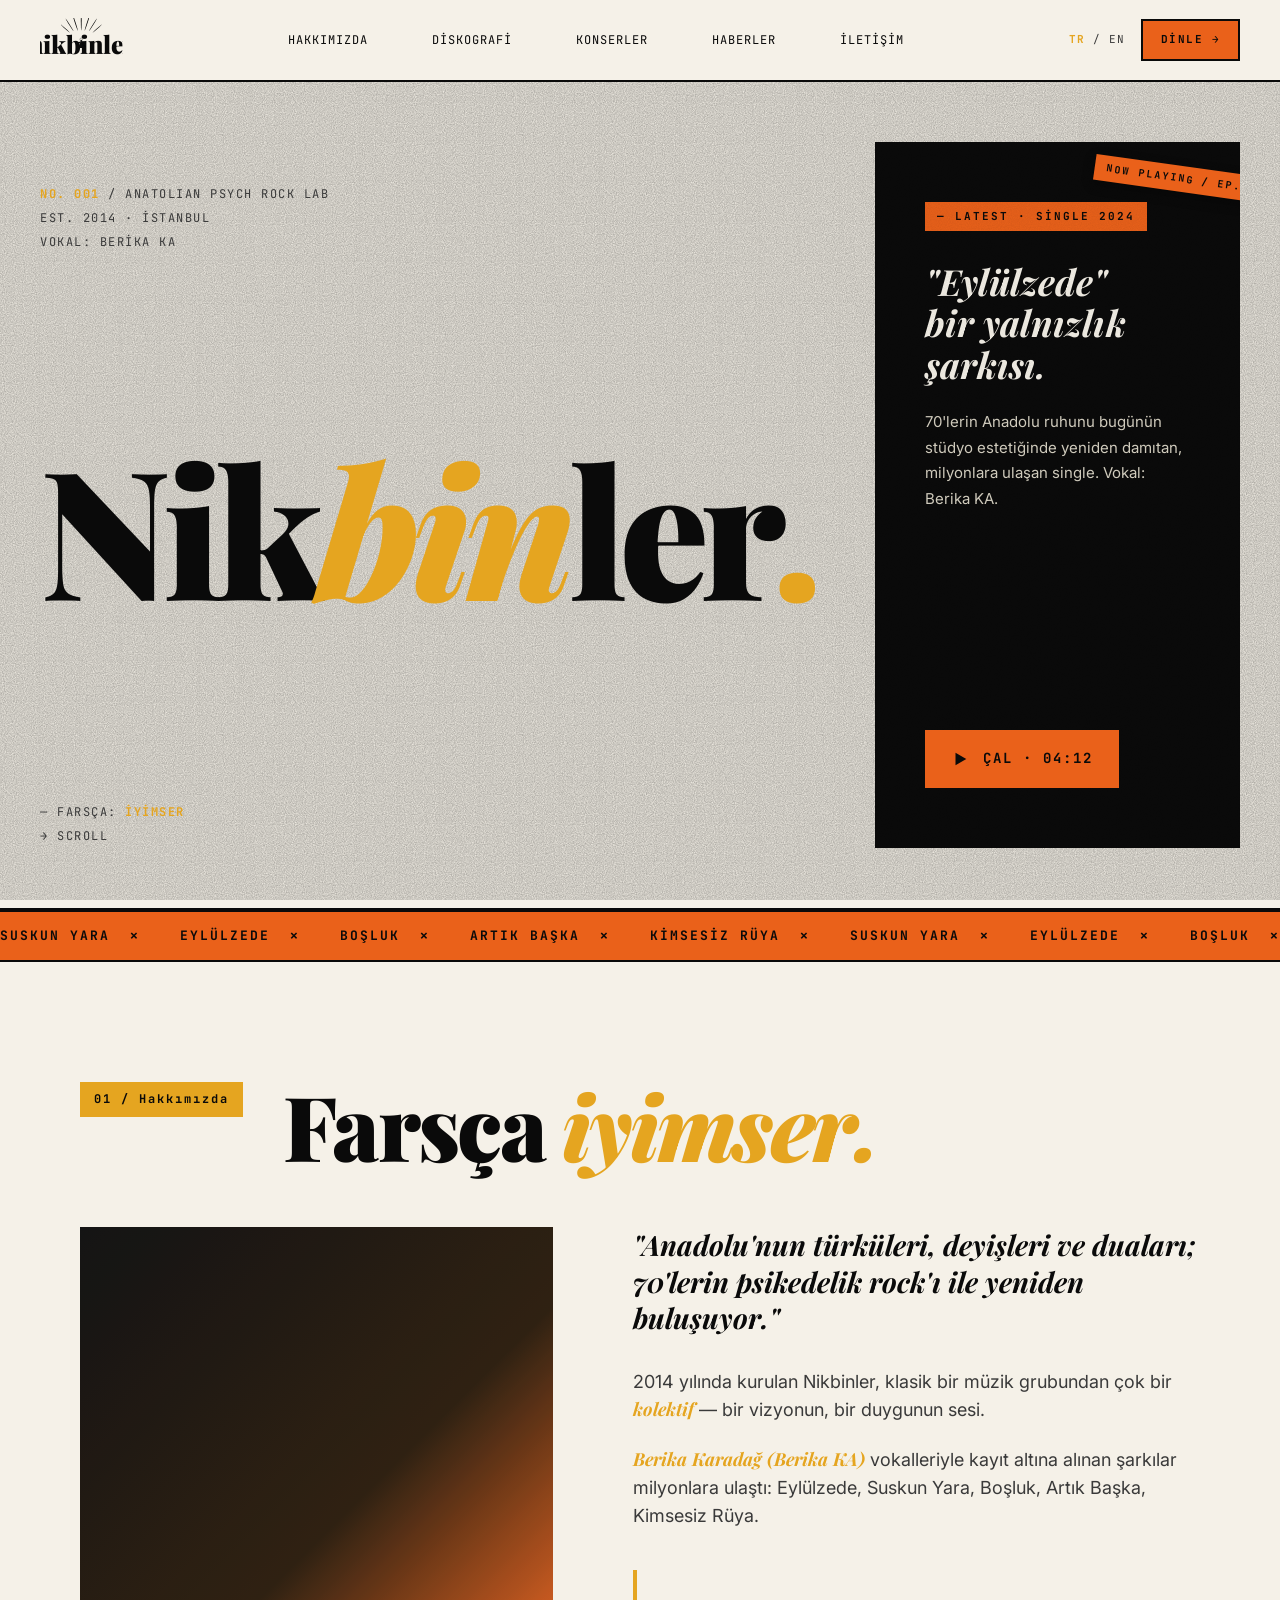
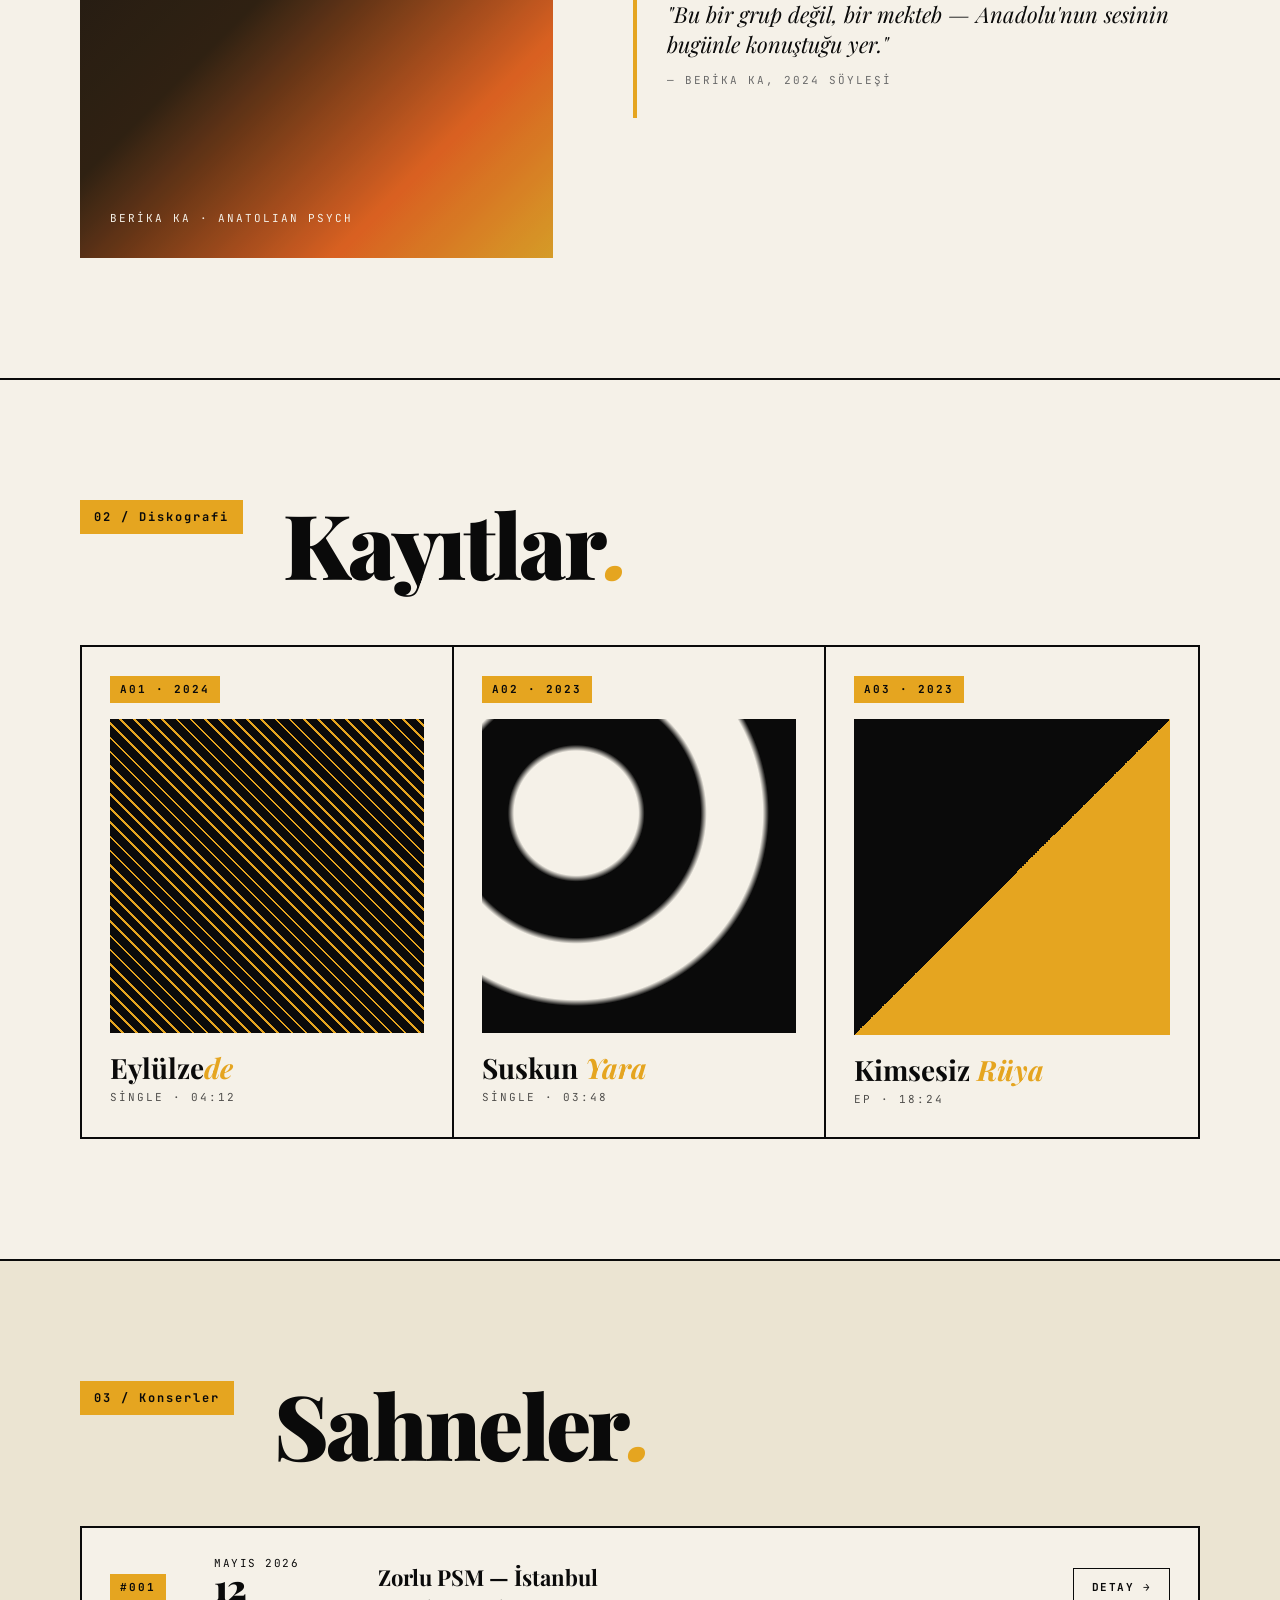
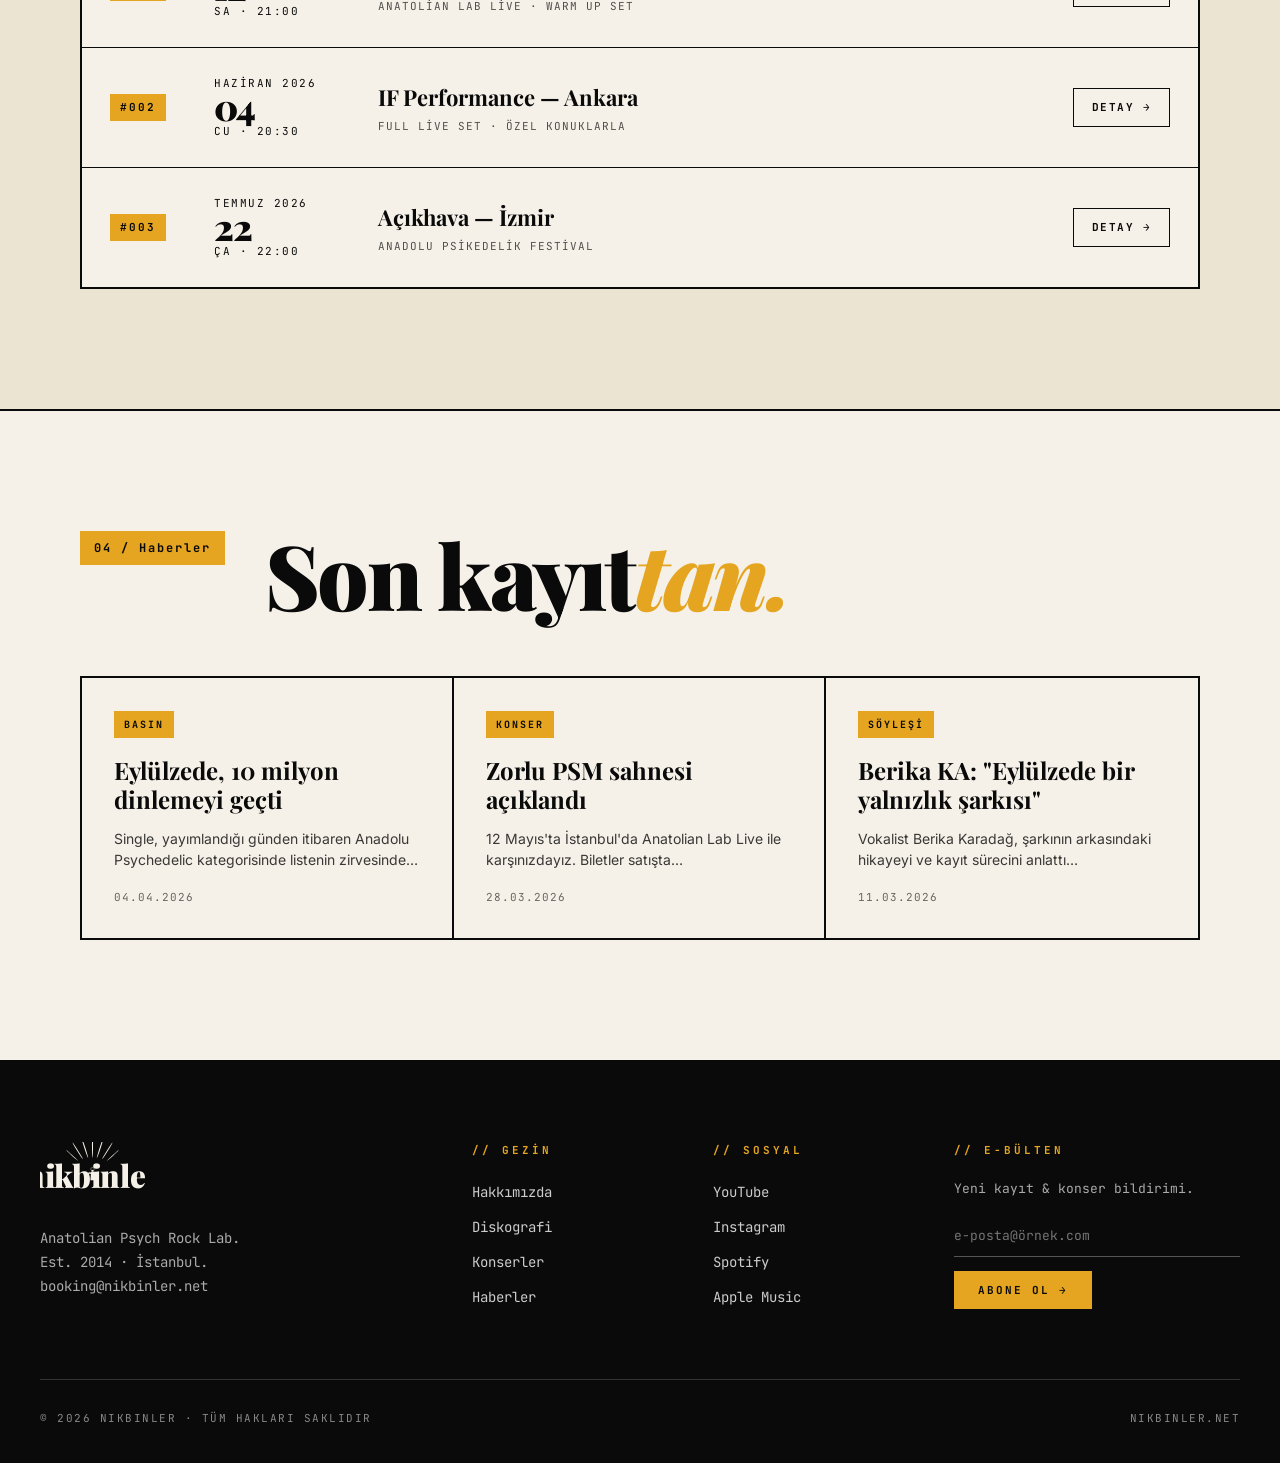
<file: index.html>
<!doctype html>
<html lang="tr">
<head>
<meta charset="utf-8">
<meta name="viewport" content="width=device-width,initial-scale=1">
<title>Nikbinler — Anatolian Psych Rock</title>
<meta name="description" content="70'ler Anadolu Psychedelic Rock. Nikbinler resmi sitesi.">
<link rel="preconnect" href="https://fonts.googleapis.com">
<link rel="preconnect" href="https://fonts.gstatic.com" crossorigin>
<link href="https://fonts.googleapis.com/css2?family=JetBrains+Mono:wght@400;500;700&family=Playfair+Display:ital,wght@0,700;0,900;1,700&family=Inter:wght@400;500&display=swap" rel="stylesheet">
<link rel="stylesheet" href="/shared/style.css">
</head>
<body>

<svg style="display:none" aria-hidden="true" xmlns="http://www.w3.org/2000/svg">
  <symbol id="nb-logo" viewBox="0 0 600 320">
    <g fill="currentColor" transform="translate(300 90)">
      <ellipse cx="0" cy="-70" rx="3" ry="70"/>
      <ellipse cx="-45" cy="-60" rx="3" ry="65" transform="rotate(-18 -45 -60)"/>
      <ellipse cx="45" cy="-60" rx="3" ry="65" transform="rotate(18 45 -60)"/>
      <ellipse cx="-85" cy="-40" rx="2.5" ry="55" transform="rotate(-32 -85 -40)"/>
      <ellipse cx="85" cy="-40" rx="2.5" ry="55" transform="rotate(32 85 -40)"/>
      <ellipse cx="-115" cy="-12" rx="2" ry="45" transform="rotate(-48 -115 -12)"/>
      <ellipse cx="115" cy="-12" rx="2" ry="45" transform="rotate(48 115 -12)"/>
    </g>
    <text x="300" y="260" text-anchor="middle" fill="currentColor" font-family="'Alfa Slab One','Playfair Display',Georgia,serif" font-size="180" letter-spacing="-2" font-weight="900">nikbinler</text>
    <g fill="currentColor" transform="translate(300 180) scale(0.55)">
      <circle cx="0" cy="-45" r="18" fill="none" stroke="currentColor" stroke-width="4"/>
      <circle cx="0" cy="-30" r="10"/>
      <path d="M-14 -18 Q-18 20 -22 70 L22 70 Q18 20 14 -18 Q7 -22 0 -22 Q-7 -22 -14 -18 Z"/>
      <path d="M-14 -10 Q-45 -20 -58 10 Q-48 0 -18 5 Z"/>
      <path d="M14 -10 Q45 -20 58 10 Q48 0 18 5 Z"/>
      <path d="M22 30 L55 55 M30 32 Q38 28 42 36 M38 40 Q46 36 50 44 M46 48 Q54 44 58 52" stroke="currentColor" stroke-width="2.5" fill="none"/>
    </g>
  </symbol>
</svg>

<nav>
  <div class="nav-inner">
    <a href="/" class="nav-logo" aria-label="Nikbinler"><svg viewBox="0 0 600 320"><use href="#nb-logo"/></svg></a>
    <div class="nav-menu" id="nav-menu">
      <a href="#hakkimizda">Hakkımızda</a>
      <a href="#diskografi">Diskografi</a>
      <a href="#konserler">Konserler</a>
      <a href="#haberler">Haberler</a>
      <a href="#iletisim">İletişim</a>
    </div>
    <div class="nav-right">
      <span class="lang"><b>TR</b> / EN</span>
      <a href="#dinle" class="nav-cta">Dinle →</a>
    </div>
    <button class="nav-toggle" aria-label="Menüyü aç/kapat" aria-expanded="false" aria-controls="nav-menu"><span></span><span></span><span></span></button>
  </div>
</nav>

<section class="hero">
  <div class="hero-left">
    <div class="hero-meta">
      <div><b>No. 001</b> / ANATOLIAN PSYCH ROCK LAB</div>
      <div>EST. 2014 · İSTANBUL</div>
      <div>VOKAL: BERİKA KA</div>
    </div>
    <h1>Nik<i>bin</i>ler<span style="color:var(--accent)">.</span></h1>
    <div class="hero-meta">
      <div>— FARSÇA: <b>İYİMSER</b></div>
      <div>→ SCROLL</div>
    </div>
  </div>
  <div class="hero-right">
    <span class="tape-strip" style="top:24px;right:-30px;transform:rotate(8deg)">NOW PLAYING / EP.04</span>
    <div>
      <div class="hero-tag">— Latest · Single 2024</div>
      <h2>"Eylülzede" <br>bir yalnızlık şarkısı.</h2>
      <p>70'lerin Anadolu ruhunu bugünün stüdyo estetiğinde yeniden damıtan, milyonlara ulaşan single. Vokal: Berika KA.</p>
    </div>
    <a href="/album/eylulzede" class="play-big"><svg viewBox="0 0 20 20" fill="currentColor"><path d="M5 3 L17 10 L5 17 Z"/></svg> Çal · 04:12</a>
  </div>
</section>

<div class="runner">
  <div class="runner-track">
    <span>SUSKUN YARA</span><span>EYLÜLZEDE</span><span>BOŞLUK</span><span>ARTIK BAŞKA</span><span>KİMSESİZ RÜYA</span>
    <span>SUSKUN YARA</span><span>EYLÜLZEDE</span><span>BOŞLUK</span><span>ARTIK BAŞKA</span><span>KİMSESİZ RÜYA</span>
  </div>
</div>

<section id="hakkimizda">
  <div class="container">
    <div class="section-head"><div class="section-num">01 / Hakkımızda</div><h2 class="section-title">Farsça <i>iyimser.</i></h2></div>
    <div class="about">
      <div class="about-visual" aria-hidden="true"></div>
      <div class="about-content">
        <p class="lede">"Anadolu'nun türküleri, deyişleri ve duaları; 70'lerin psikedelik rock'ı ile yeniden buluşuyor."</p>
        <p>2014 yılında kurulan Nikbinler, klasik bir müzik grubundan çok bir <i>kolektif</i> — bir vizyonun, bir duygunun sesi.</p>
        <p><i>Berika Karadağ (Berika KA)</i> vokalleriyle kayıt altına alınan şarkılar milyonlara ulaştı: Eylülzede, Suskun Yara, Boşluk, Artık Başka, Kimsesiz Rüya.</p>
        <blockquote class="pull-quote">"Bu bir grup değil, bir mekteb — Anadolu'nun sesinin bugünle konuştuğu yer."<footer>— Berika KA, 2024 Söyleşi</footer></blockquote>
      </div>
    </div>
  </div>
</section>

<section id="diskografi">
  <div class="container">
    <div class="section-head"><div class="section-num">02 / Diskografi</div><h2 class="section-title">Kayıtlar<i>.</i></h2></div>
    <div class="albums">
      <a href="/album/eylulzede" class="album"><div class="album-num">A01 · 2024</div><div class="album-cover cov1"></div><div class="album-title">Eylülze<i>de</i></div><div class="album-meta">Single · 04:12</div></a>
      <a href="/album/suskun-yara" class="album"><div class="album-num">A02 · 2023</div><div class="album-cover cov2"></div><div class="album-title">Suskun <i>Yara</i></div><div class="album-meta">Single · 03:48</div></a>
      <a href="/album/kimsesiz-ruya" class="album"><div class="album-num">A03 · 2023</div><div class="album-cover cov3"></div><div class="album-title">Kimsesiz <i>Rüya</i></div><div class="album-meta">EP · 18:24</div></a>
    </div>
  </div>
</section>

<section id="konserler" class="concerts-wrap">
  <div class="container">
    <div class="section-head"><div class="section-num">03 / Konserler</div><h2 class="section-title">Sahneler<i>.</i></h2></div>
    <div class="concert-list">
      <a href="/konser/zorlu-psm-istanbul" class="concert">
        <div class="c-num">#001</div>
        <div class="c-date">Mayıs 2026<b>12</b>Sa · 21:00</div>
        <div class="c-info"><h4>Zorlu PSM — İstanbul</h4><p>Anatolian Lab Live · Warm Up Set</p></div>
        <span class="c-btn">Detay →</span>
      </a>
      <a href="/konser/if-performance-ankara" class="concert">
        <div class="c-num">#002</div>
        <div class="c-date">Haziran 2026<b>04</b>Cu · 20:30</div>
        <div class="c-info"><h4>IF Performance — Ankara</h4><p>Full Live Set · Özel Konuklarla</p></div>
        <span class="c-btn">Detay →</span>
      </a>
      <a href="/konser/acikhava-izmir" class="concert">
        <div class="c-num">#003</div>
        <div class="c-date">Temmuz 2026<b>22</b>Ça · 22:00</div>
        <div class="c-info"><h4>Açıkhava — İzmir</h4><p>Anadolu Psikedelik Festival</p></div>
        <span class="c-btn">Detay →</span>
      </a>
    </div>
  </div>
</section>

<section id="haberler">
  <div class="container">
    <div class="section-head"><div class="section-num">04 / Haberler</div><h2 class="section-title">Son kayıt<i>tan.</i></h2></div>
    <div class="news-grid">
      <a href="/haber/eylulzede-10-milyon" class="news-card"><span class="news-tag">Basın</span><h4>Eylülzede, 10 milyon dinlemeyi geçti</h4><p>Single, yayımlandığı günden itibaren Anadolu Psychedelic kategorisinde listenin zirvesinde…</p><div class="news-date">04.04.2026</div></a>
      <a href="/haber/zorlu-psm-aciklandi" class="news-card"><span class="news-tag">Konser</span><h4>Zorlu PSM sahnesi açıklandı</h4><p>12 Mayıs'ta İstanbul'da Anatolian Lab Live ile karşınızdayız. Biletler satışta…</p><div class="news-date">28.03.2026</div></a>
      <a href="/haber/berika-ka-soylesi" class="news-card"><span class="news-tag">Söyleşi</span><h4>Berika KA: "Eylülzede bir yalnızlık şarkısı"</h4><p>Vokalist Berika Karadağ, şarkının arkasındaki hikayeyi ve kayıt sürecini anlattı…</p><div class="news-date">11.03.2026</div></a>
    </div>
  </div>
</section>

<footer id="iletisim">
  <div class="footer-grid">
    <div class="footer-brand">
      <svg viewBox="0 0 600 320"><use href="#nb-logo"/></svg>
      <p>Anatolian Psych Rock Lab.<br>Est. 2014 · İstanbul.<br>booking@nikbinler.net</p>
    </div>
    <div><h5>// Gezin</h5><ul><li><a href="#hakkimizda">Hakkımızda</a></li><li><a href="#diskografi">Diskografi</a></li><li><a href="#konserler">Konserler</a></li><li><a href="#haberler">Haberler</a></li></ul></div>
    <div><h5>// Sosyal</h5><ul><li><a href="https://youtube.com/@nikbinler" target="_blank" rel="noopener">YouTube</a></li><li><a href="https://instagram.com/nikbinlerband" target="_blank" rel="noopener">Instagram</a></li><li><a href="#">Spotify</a></li><li><a href="#">Apple Music</a></li></ul></div>
    <div class="newsletter"><h5>// E-Bülten</h5><p style="font-size:13px;color:#aaa;margin-bottom:16px;font-family:'JetBrains Mono',monospace">Yeni kayıt & konser bildirimi.</p><input type="email" placeholder="e-posta@örnek.com"><button>Abone Ol →</button></div>
  </div>
  <div class="copyright"><span>© 2026 NIKBINLER · TÜM HAKLARI SAKLIDIR</span><span>NIKBINLER.NET</span></div>
</footer>

<script>
(function(){
  var btn=document.querySelector('.nav-toggle');
  var menu=document.getElementById('nav-menu');
  if(!btn||!menu)return;
  btn.addEventListener('click',function(){
    var open=menu.classList.toggle('open');
    btn.setAttribute('aria-expanded',open?'true':'false');
  });
  menu.querySelectorAll('a').forEach(function(a){
    a.addEventListener('click',function(){
      menu.classList.remove('open');
      btn.setAttribute('aria-expanded','false');
    });
  });
})();
</script>

</body>
</html>
</file>
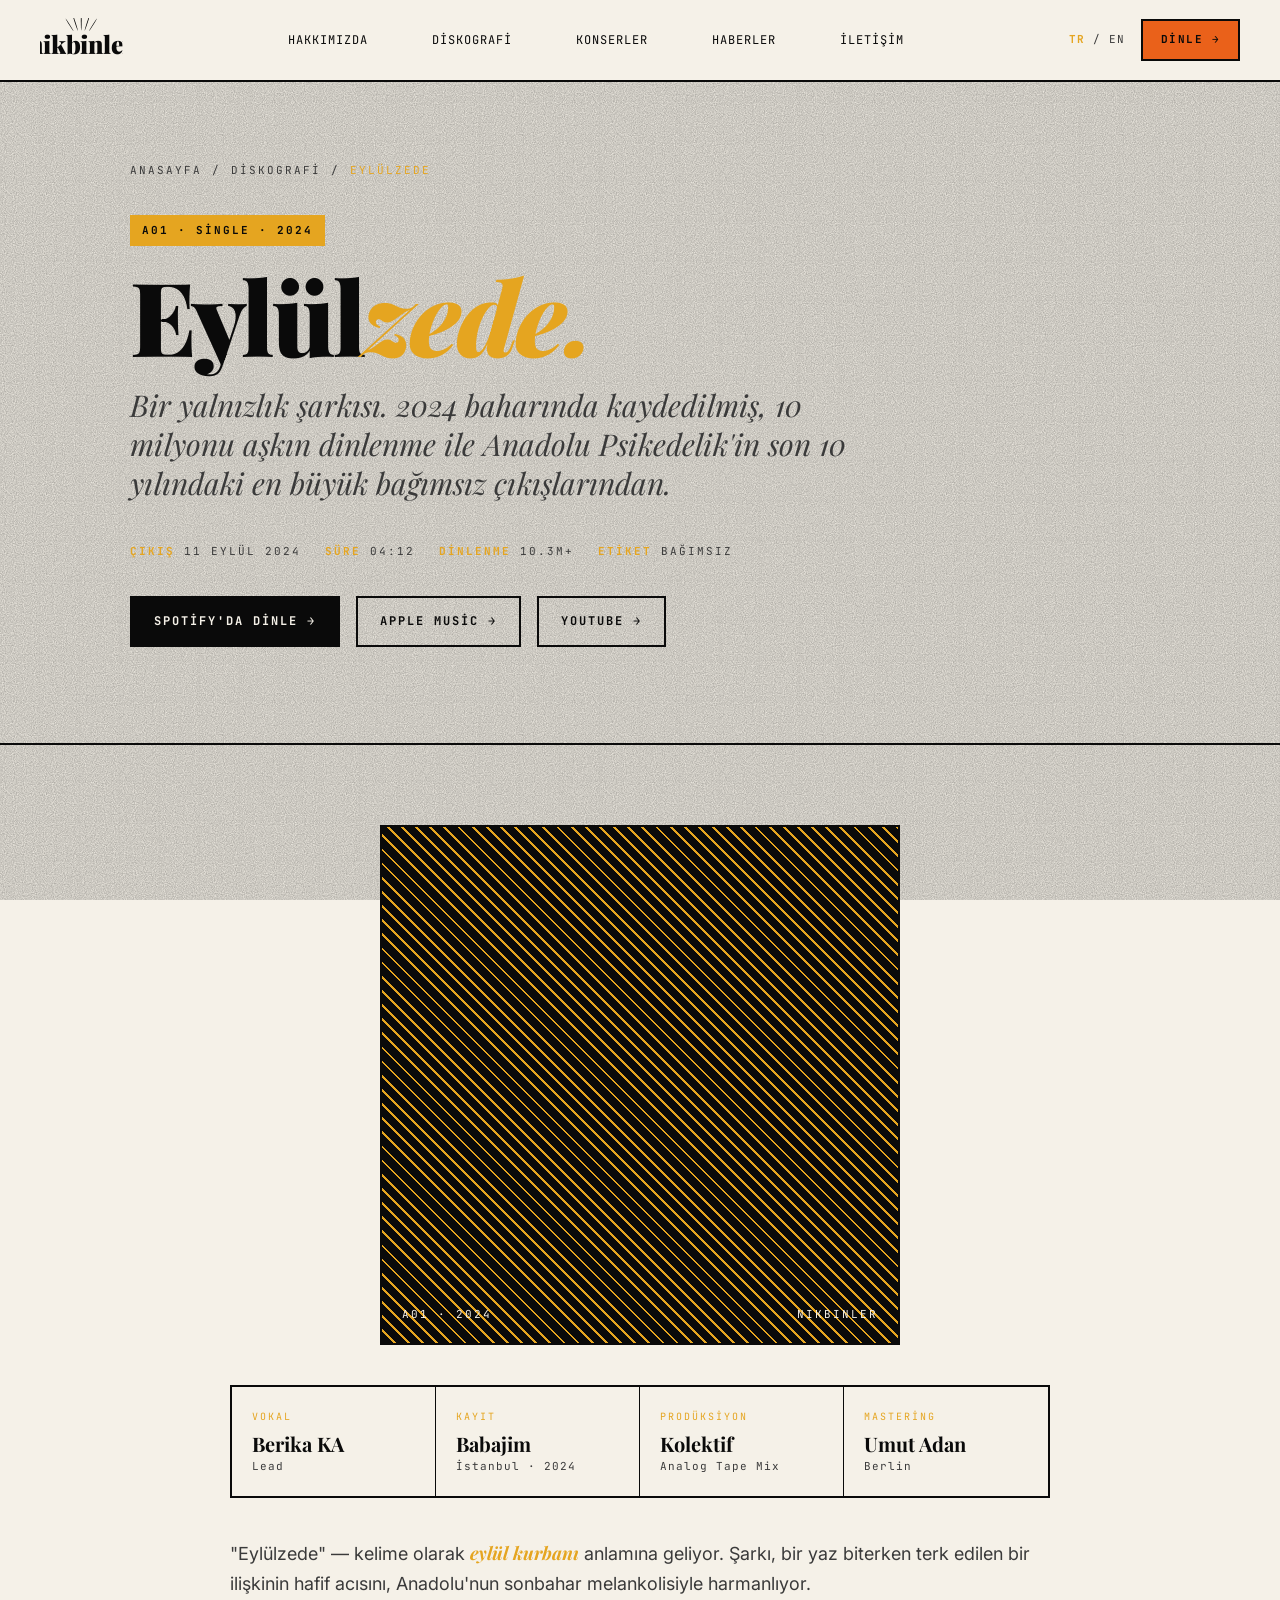
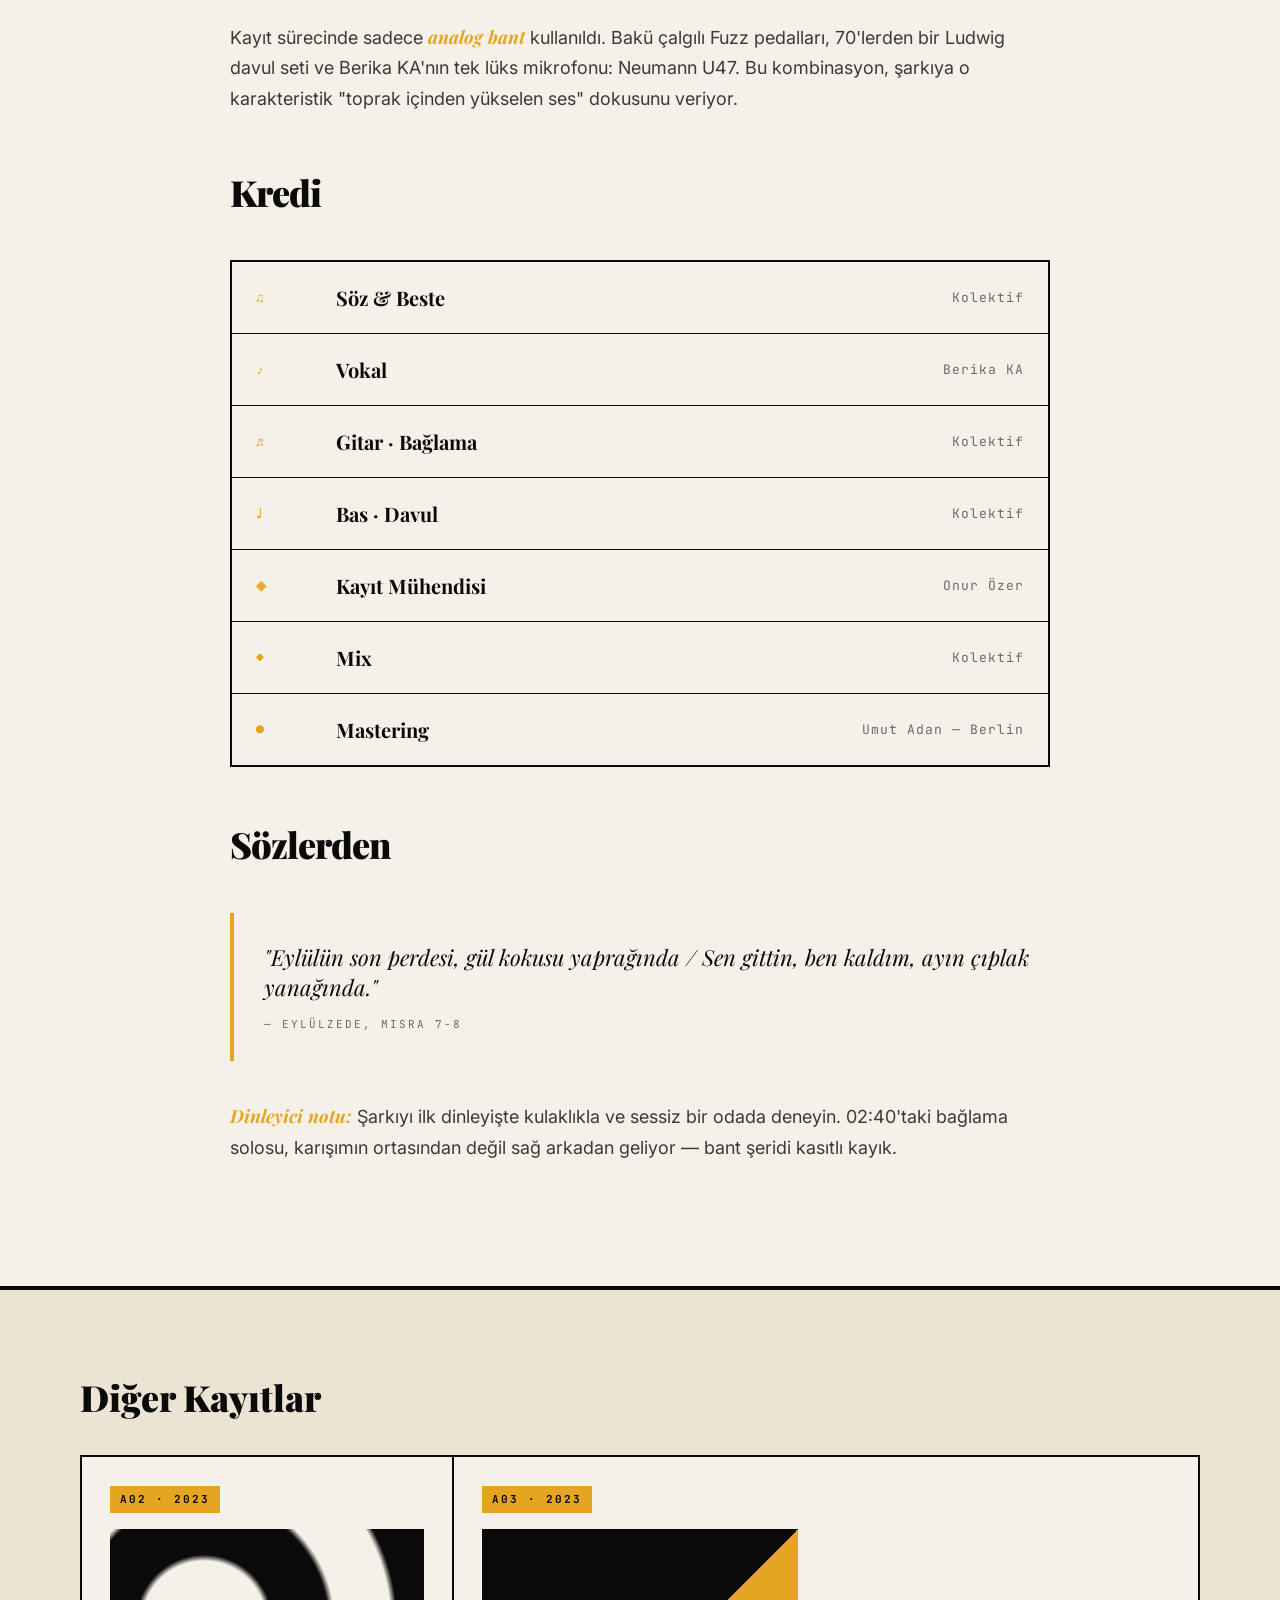
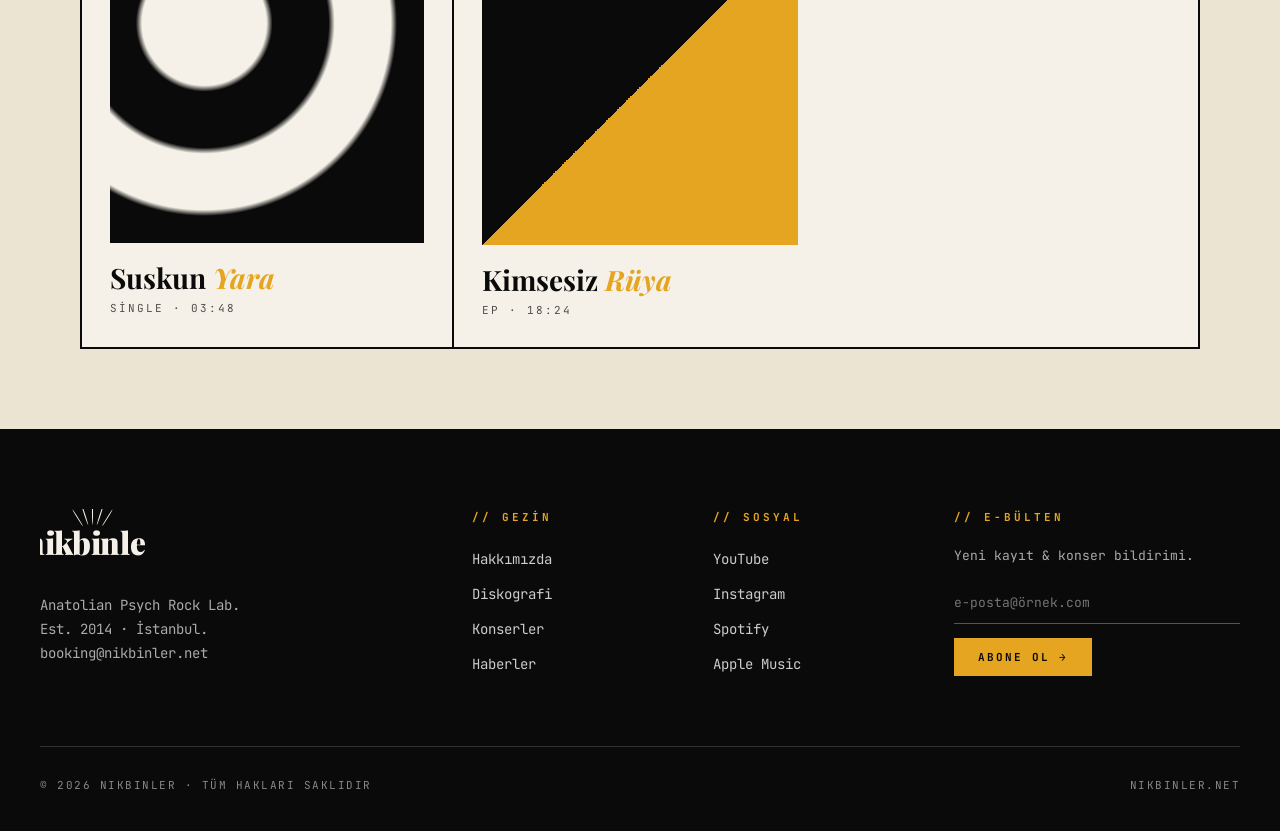
<file: album/eylulzede.html>
<!doctype html>
<html lang="tr">
<head>
<meta charset="utf-8">
<meta name="viewport" content="width=device-width,initial-scale=1">
<title>Eylülzede — Single 2024 · Nikbinler</title>
<meta name="description" content="Nikbinler — Eylülzede · Bir yalnızlık şarkısı. 2024 single, 10M+ dinlenme. Vokal: Berika KA.">
<link rel="preconnect" href="https://fonts.googleapis.com">
<link rel="preconnect" href="https://fonts.gstatic.com" crossorigin>
<link href="https://fonts.googleapis.com/css2?family=JetBrains+Mono:wght@400;500;700&family=Playfair+Display:ital,wght@0,700;0,900;1,700&family=Inter:wght@400;500&display=swap" rel="stylesheet">
<link rel="stylesheet" href="/shared/style.css">
</head>
<body>

<svg style="display:none" aria-hidden="true" xmlns="http://www.w3.org/2000/svg">
  <symbol id="nb-logo" viewBox="0 0 600 320">
    <g fill="currentColor" transform="translate(300 90)">
      <ellipse cx="0" cy="-70" rx="3" ry="70"/>
      <ellipse cx="-45" cy="-60" rx="3" ry="65" transform="rotate(-18 -45 -60)"/>
      <ellipse cx="45" cy="-60" rx="3" ry="65" transform="rotate(18 45 -60)"/>
      <ellipse cx="-85" cy="-40" rx="2.5" ry="55" transform="rotate(-32 -85 -40)"/>
      <ellipse cx="85" cy="-40" rx="2.5" ry="55" transform="rotate(32 85 -40)"/>
    </g>
    <text x="300" y="260" text-anchor="middle" fill="currentColor" font-family="'Alfa Slab One','Playfair Display',Georgia,serif" font-size="180" letter-spacing="-2" font-weight="900">nikbinler</text>
  </symbol>
</svg>

<nav>
  <div class="nav-inner">
    <a href="/" class="nav-logo" aria-label="Nikbinler"><svg viewBox="0 0 600 320"><use href="#nb-logo"/></svg></a>
    <div class="nav-menu" id="nav-menu">
      <a href="/#hakkimizda">Hakkımızda</a>
      <a href="/#diskografi">Diskografi</a>
      <a href="/#konserler">Konserler</a>
      <a href="/#haberler">Haberler</a>
      <a href="/#iletisim">İletişim</a>
    </div>
    <div class="nav-right">
      <span class="lang"><b>TR</b> / EN</span>
      <a href="/#dinle" class="nav-cta">Dinle →</a>
    </div>
    <button class="nav-toggle" aria-label="Menüyü aç/kapat" aria-expanded="false" aria-controls="nav-menu"><span></span><span></span><span></span></button>
  </div>
</nav>

<section class="detail-hero">
  <div class="container">
    <div class="breadcrumb"><a href="/">Anasayfa</a> / <a href="/#diskografi">Diskografi</a> / <span>Eylülzede</span></div>
    <div class="detail-kicker">A01 · Single · 2024</div>
    <h1 class="detail-title">Eylül<i>zede.</i></h1>
    <p class="detail-sub">Bir yalnızlık şarkısı. 2024 baharında kaydedilmiş, 10 milyonu aşkın dinlenme ile Anadolu Psikedelik'in son 10 yılındaki en büyük bağımsız çıkışlarından.</p>
    <div class="meta-row">
      <span><b>ÇIKIŞ</b> 11 Eylül 2024</span>
      <span><b>SÜRE</b> 04:12</span>
      <span><b>DİNLENME</b> 10.3M+</span>
      <span><b>ETİKET</b> Bağımsız</span>
    </div>
    <div class="cta-row">
      <a href="https://open.spotify.com" target="_blank" rel="noopener" class="primary">Spotify'da Dinle →</a>
      <a href="https://music.apple.com" target="_blank" rel="noopener">Apple Music →</a>
      <a href="https://youtube.com" target="_blank" rel="noopener">YouTube →</a>
    </div>
  </div>
</section>

<section class="detail-body">
  <div class="container">
    <div class="big-cover" style="background:repeating-linear-gradient(45deg,var(--ink),var(--ink) 8px,var(--accent) 8px,var(--accent) 10px)">
      <div class="lbl"><span>A01 · 2024</span><span>NIKBINLER</span></div>
    </div>

    <div class="info-grid">
      <div class="info-cell"><div class="k">Vokal</div><div class="v">Berika KA<small>Lead</small></div></div>
      <div class="info-cell"><div class="k">Kayıt</div><div class="v">Babajim<small>İstanbul · 2024</small></div></div>
      <div class="info-cell"><div class="k">Prodüksiyon</div><div class="v">Kolektif<small>Analog Tape Mix</small></div></div>
      <div class="info-cell"><div class="k">Mastering</div><div class="v">Umut Adan<small>Berlin</small></div></div>
    </div>

    <p>"Eylülzede" — kelime olarak <i>eylül kurbanı</i> anlamına geliyor. Şarkı, bir yaz biterken terk edilen bir ilişkinin hafif acısını, Anadolu'nun sonbahar melankolisiyle harmanlıyor.</p>
    <p>Kayıt sürecinde sadece <i>analog bant</i> kullanıldı. Bakü çalgılı Fuzz pedalları, 70'lerden bir Ludwig davul seti ve Berika KA'nın tek lüks mikrofonu: Neumann U47. Bu kombinasyon, şarkıya o karakteristik "toprak içinden yükselen ses" dokusunu veriyor.</p>

    <h3>Kredi</h3>
    <ul class="tracklist">
      <li><span class="tn">♫</span><span class="tt">Söz & Beste</span><span class="td">Kolektif</span></li>
      <li><span class="tn">♪</span><span class="tt">Vokal</span><span class="td">Berika KA</span></li>
      <li><span class="tn">♬</span><span class="tt">Gitar · Bağlama</span><span class="td">Kolektif</span></li>
      <li><span class="tn">♩</span><span class="tt">Bas · Davul</span><span class="td">Kolektif</span></li>
      <li><span class="tn">◈</span><span class="tt">Kayıt Mühendisi</span><span class="td">Onur Özer</span></li>
      <li><span class="tn">◆</span><span class="tt">Mix</span><span class="td">Kolektif</span></li>
      <li><span class="tn">●</span><span class="tt">Mastering</span><span class="td">Umut Adan — Berlin</span></li>
    </ul>

    <h3>Sözlerden</h3>
    <blockquote class="pull-quote">"Eylülün son perdesi, gül kokusu yaprağında / Sen gittin, ben kaldım, ayın çıplak yanağında."<footer>— Eylülzede, mısra 7-8</footer></blockquote>

    <p><i>Dinleyici notu:</i> Şarkıyı ilk dinleyişte kulaklıkla ve sessiz bir odada deneyin. 02:40'taki bağlama solosu, karışımın ortasından değil sağ arkadan geliyor — bant şeridi kasıtlı kayık.</p>
  </div>
</section>

<div class="related">
  <div class="container">
    <h3>Diğer Kayıtlar</h3>
    <div class="related-grid albums" style="margin-top:30px">
      <a href="/album/suskun-yara" class="album"><div class="album-num">A02 · 2023</div><div class="album-cover cov2"></div><div class="album-title">Suskun <i>Yara</i></div><div class="album-meta">Single · 03:48</div></a>
      <a href="/album/kimsesiz-ruya" class="album"><div class="album-num">A03 · 2023</div><div class="album-cover cov3"></div><div class="album-title">Kimsesiz <i>Rüya</i></div><div class="album-meta">EP · 18:24</div></a>
    </div>
  </div>
</div>

<footer>
  <div class="footer-grid">
    <div class="footer-brand">
      <svg viewBox="0 0 600 320"><use href="#nb-logo"/></svg>
      <p>Anatolian Psych Rock Lab.<br>Est. 2014 · İstanbul.<br>booking@nikbinler.net</p>
    </div>
    <div><h5>// Gezin</h5><ul><li><a href="/#hakkimizda">Hakkımızda</a></li><li><a href="/#diskografi">Diskografi</a></li><li><a href="/#konserler">Konserler</a></li><li><a href="/#haberler">Haberler</a></li></ul></div>
    <div><h5>// Sosyal</h5><ul><li><a href="https://youtube.com/@nikbinler" target="_blank" rel="noopener">YouTube</a></li><li><a href="https://instagram.com/nikbinlerband" target="_blank" rel="noopener">Instagram</a></li><li><a href="#">Spotify</a></li><li><a href="#">Apple Music</a></li></ul></div>
    <div class="newsletter"><h5>// E-Bülten</h5><p style="font-size:13px;color:#aaa;margin-bottom:16px;font-family:'JetBrains Mono',monospace">Yeni kayıt & konser bildirimi.</p><input type="email" placeholder="e-posta@örnek.com"><button>Abone Ol →</button></div>
  </div>
  <div class="copyright"><span>© 2026 NIKBINLER · TÜM HAKLARI SAKLIDIR</span><span>NIKBINLER.NET</span></div>
</footer>

<script>
(function(){var b=document.querySelector('.nav-toggle'),m=document.getElementById('nav-menu');if(!b||!m)return;b.addEventListener('click',function(){var o=m.classList.toggle('open');b.setAttribute('aria-expanded',o?'true':'false');});m.querySelectorAll('a').forEach(function(a){a.addEventListener('click',function(){m.classList.remove('open');b.setAttribute('aria-expanded','false');});});})();
</script>

</body>
</html>
</file>
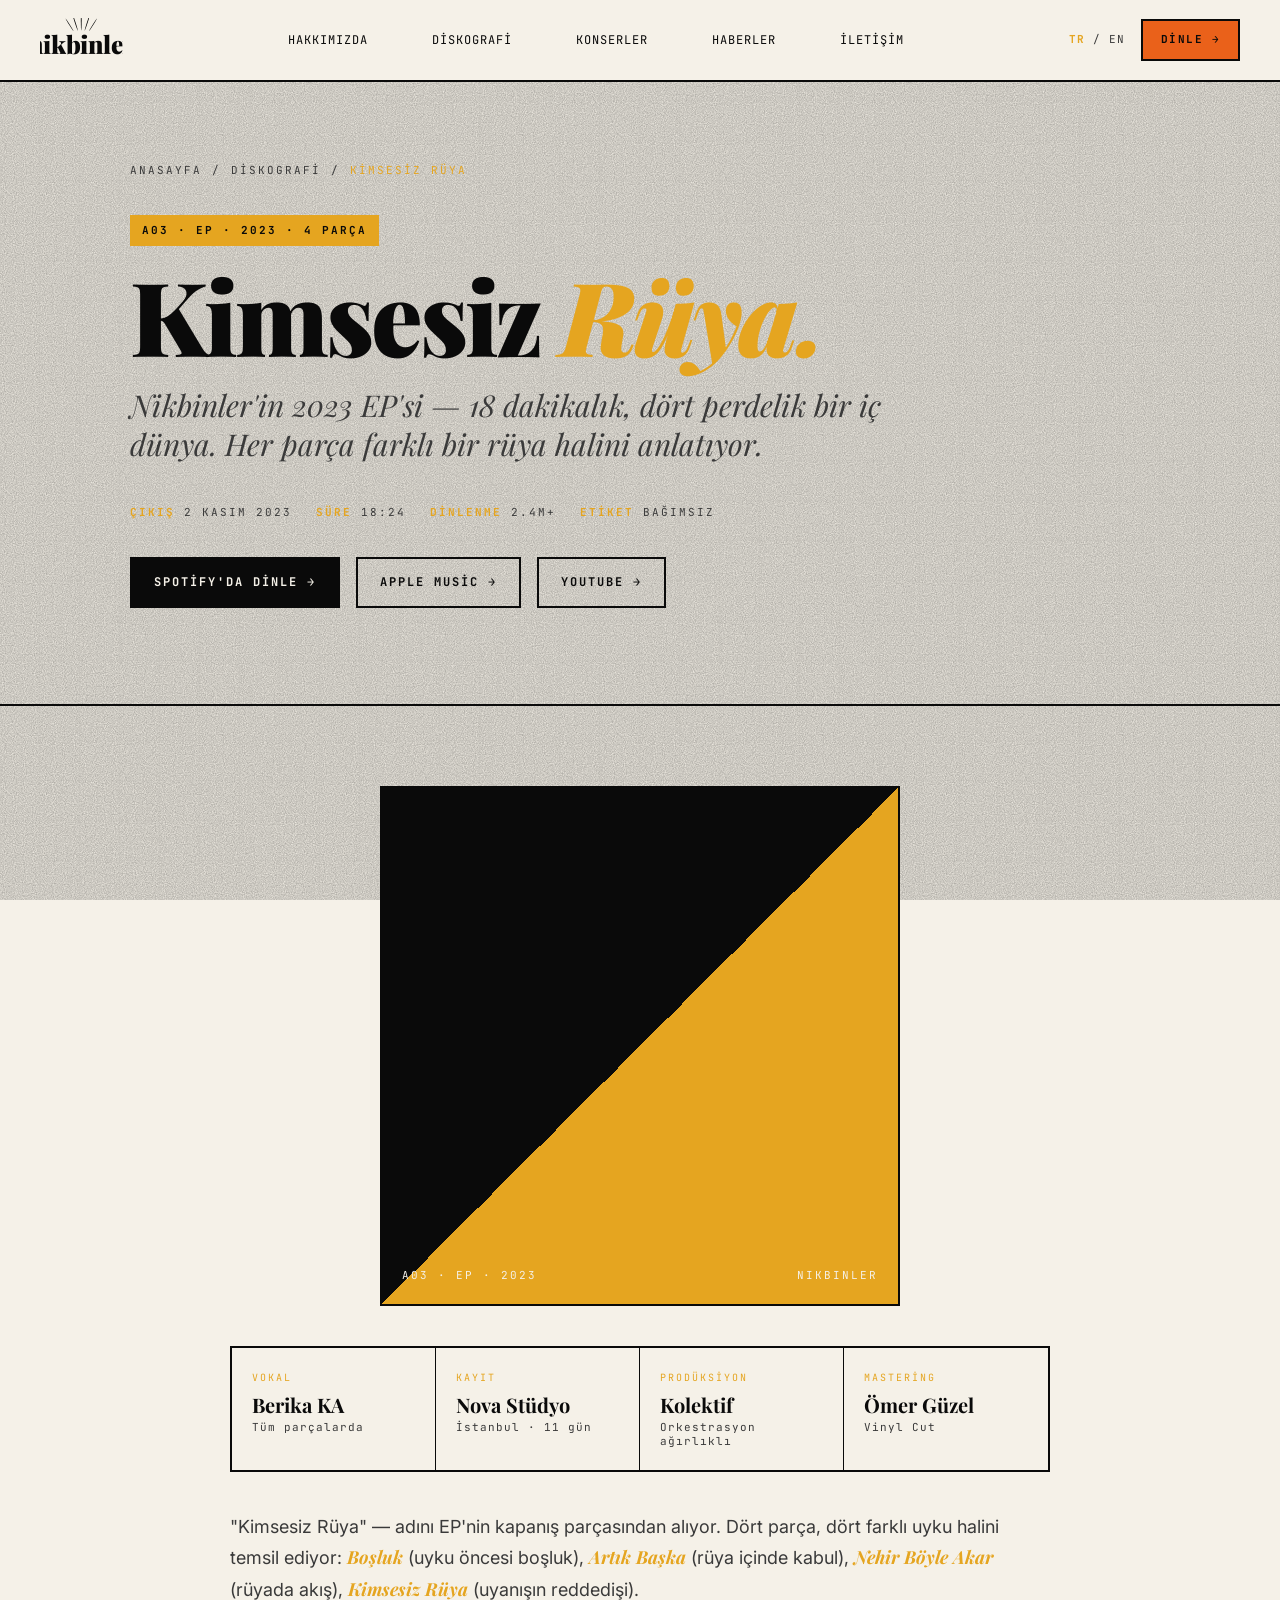
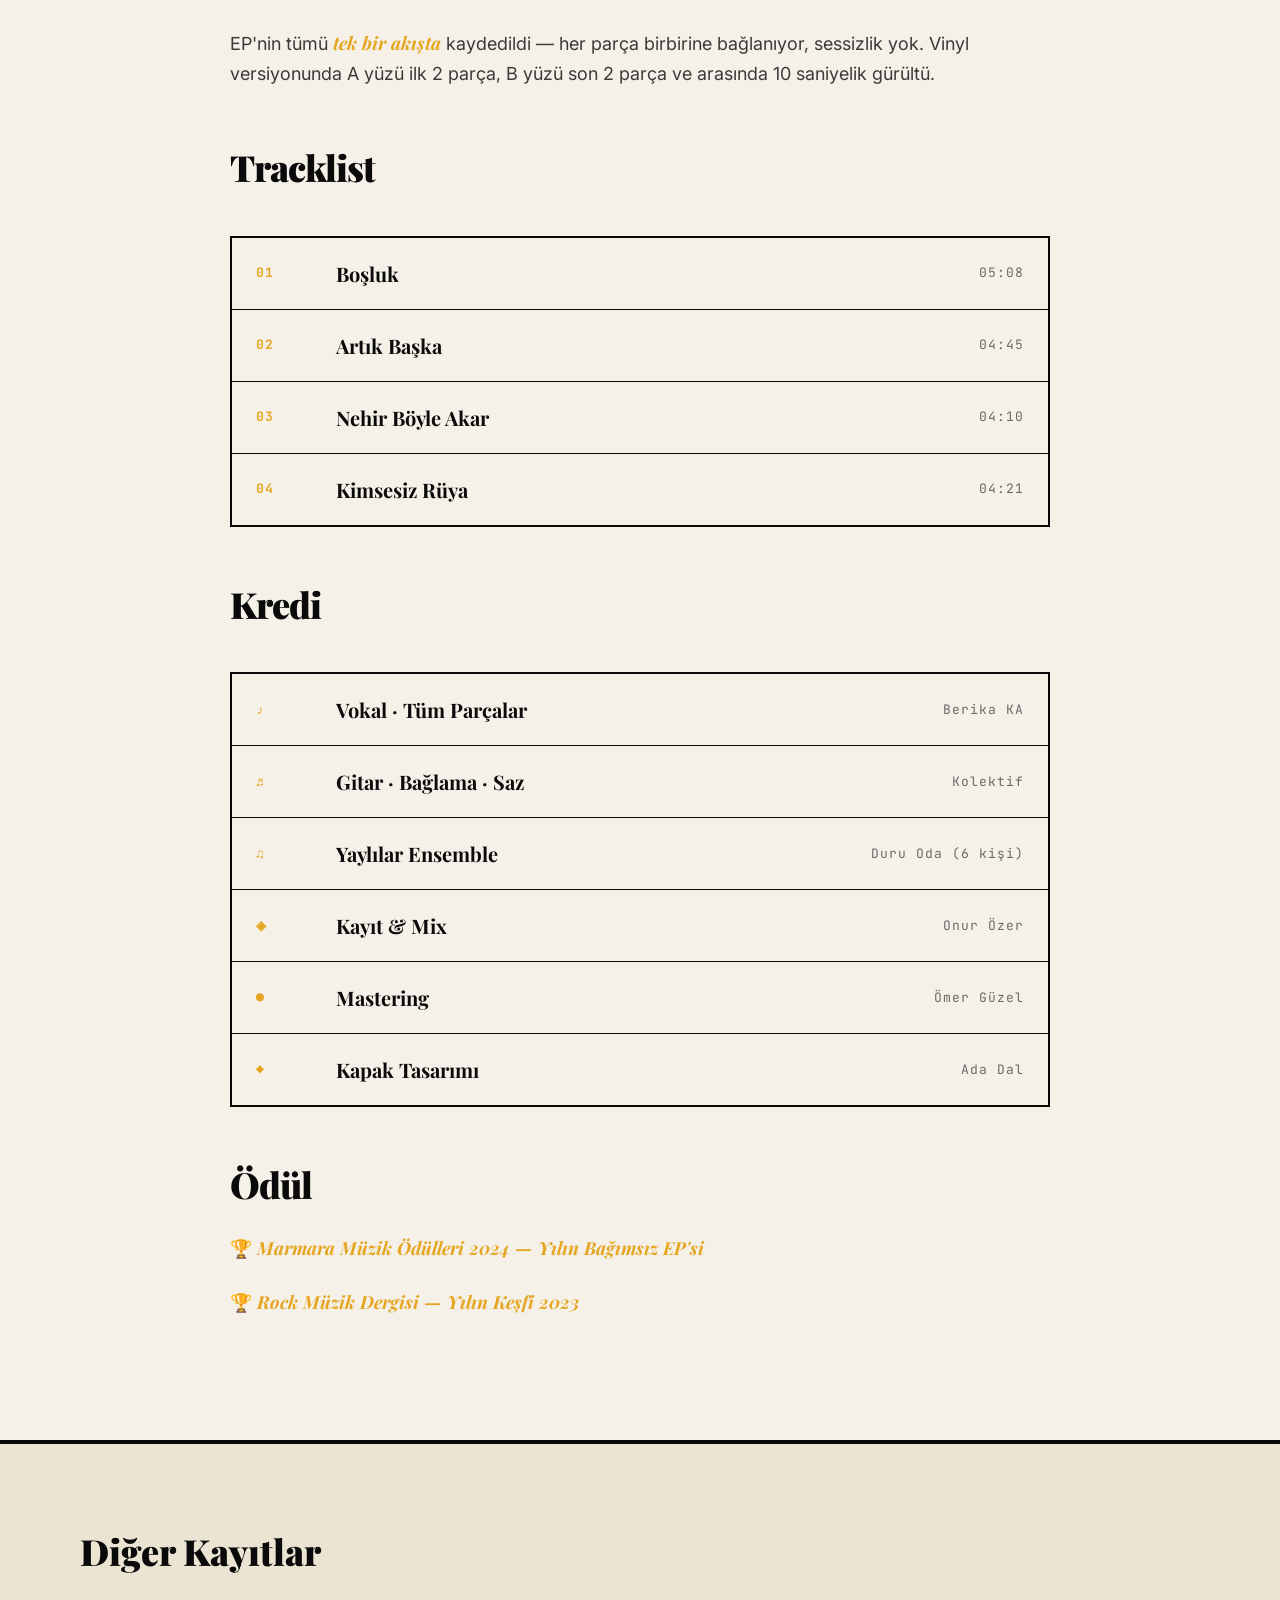
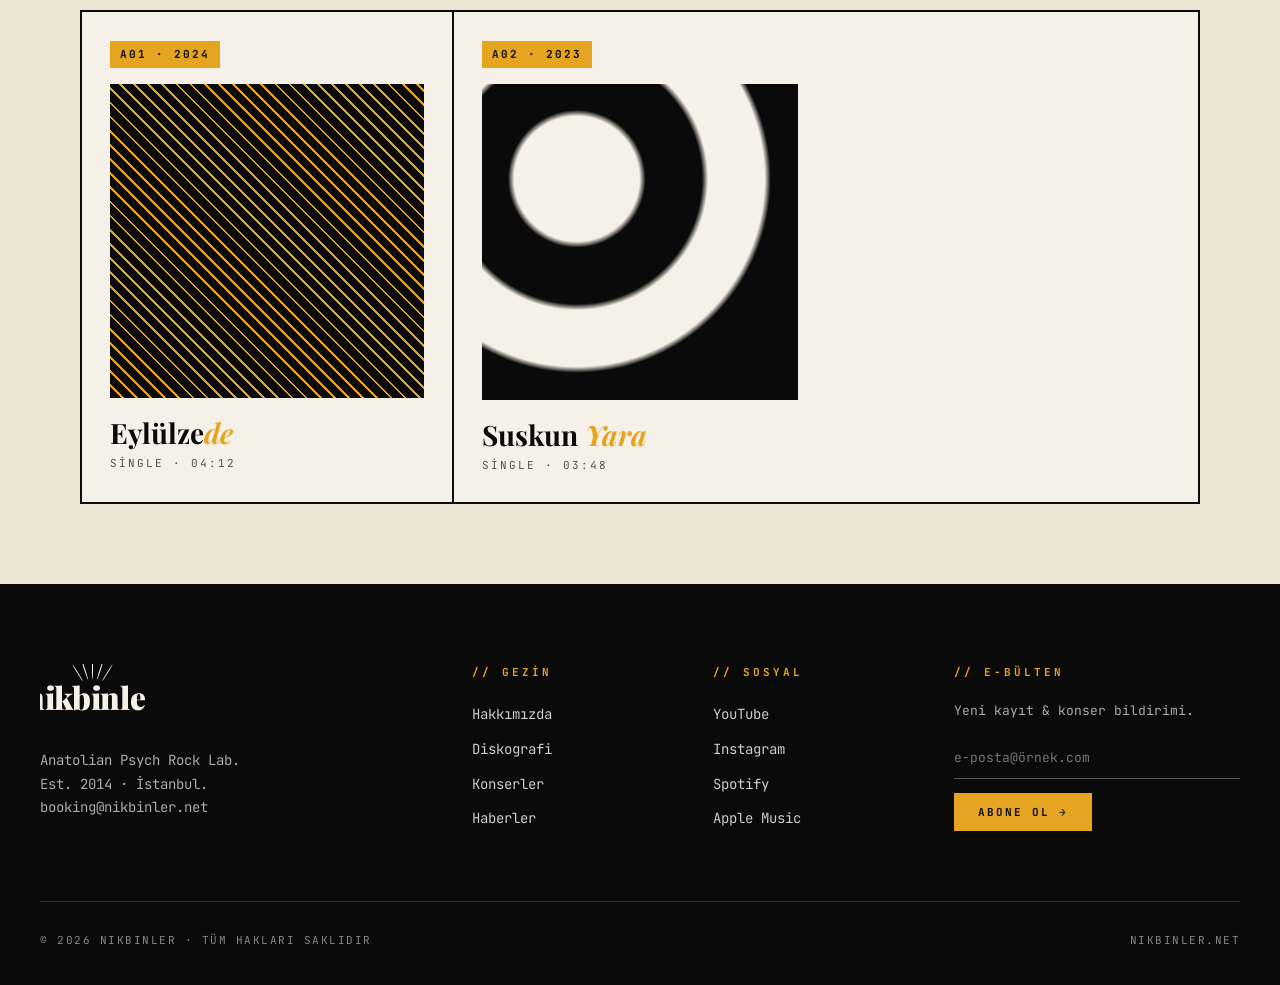
<file: album/kimsesiz-ruya.html>
<!doctype html>
<html lang="tr">
<head>
<meta charset="utf-8">
<meta name="viewport" content="width=device-width,initial-scale=1">
<title>Kimsesiz Rüya — EP 2023 · Nikbinler</title>
<meta name="description" content="Nikbinler — Kimsesiz Rüya EP · 2023. 4 parçalık kısa seyahat. Anadolu Psychedelic'in dönüş ödüllü EP'si.">
<link rel="preconnect" href="https://fonts.googleapis.com">
<link rel="preconnect" href="https://fonts.gstatic.com" crossorigin>
<link href="https://fonts.googleapis.com/css2?family=JetBrains+Mono:wght@400;500;700&family=Playfair+Display:ital,wght@0,700;0,900;1,700&family=Inter:wght@400;500&display=swap" rel="stylesheet">
<link rel="stylesheet" href="/shared/style.css">
</head>
<body>

<svg style="display:none" aria-hidden="true" xmlns="http://www.w3.org/2000/svg">
  <symbol id="nb-logo" viewBox="0 0 600 320">
    <g fill="currentColor" transform="translate(300 90)">
      <ellipse cx="0" cy="-70" rx="3" ry="70"/>
      <ellipse cx="-45" cy="-60" rx="3" ry="65" transform="rotate(-18 -45 -60)"/>
      <ellipse cx="45" cy="-60" rx="3" ry="65" transform="rotate(18 45 -60)"/>
      <ellipse cx="-85" cy="-40" rx="2.5" ry="55" transform="rotate(-32 -85 -40)"/>
      <ellipse cx="85" cy="-40" rx="2.5" ry="55" transform="rotate(32 85 -40)"/>
    </g>
    <text x="300" y="260" text-anchor="middle" fill="currentColor" font-family="'Alfa Slab One','Playfair Display',Georgia,serif" font-size="180" letter-spacing="-2" font-weight="900">nikbinler</text>
  </symbol>
</svg>

<nav>
  <div class="nav-inner">
    <a href="/" class="nav-logo" aria-label="Nikbinler"><svg viewBox="0 0 600 320"><use href="#nb-logo"/></svg></a>
    <div class="nav-menu" id="nav-menu">
      <a href="/#hakkimizda">Hakkımızda</a>
      <a href="/#diskografi">Diskografi</a>
      <a href="/#konserler">Konserler</a>
      <a href="/#haberler">Haberler</a>
      <a href="/#iletisim">İletişim</a>
    </div>
    <div class="nav-right">
      <span class="lang"><b>TR</b> / EN</span>
      <a href="/#dinle" class="nav-cta">Dinle →</a>
    </div>
    <button class="nav-toggle" aria-label="Menüyü aç/kapat" aria-expanded="false" aria-controls="nav-menu"><span></span><span></span><span></span></button>
  </div>
</nav>

<section class="detail-hero">
  <div class="container">
    <div class="breadcrumb"><a href="/">Anasayfa</a> / <a href="/#diskografi">Diskografi</a> / <span>Kimsesiz Rüya</span></div>
    <div class="detail-kicker">A03 · EP · 2023 · 4 Parça</div>
    <h1 class="detail-title">Kimsesiz <i>Rüya.</i></h1>
    <p class="detail-sub">Nikbinler'in 2023 EP'si — 18 dakikalık, dört perdelik bir iç dünya. Her parça farklı bir rüya halini anlatıyor.</p>
    <div class="meta-row">
      <span><b>ÇIKIŞ</b> 2 Kasım 2023</span>
      <span><b>SÜRE</b> 18:24</span>
      <span><b>DİNLENME</b> 2.4M+</span>
      <span><b>ETİKET</b> Bağımsız</span>
    </div>
    <div class="cta-row">
      <a href="https://open.spotify.com" target="_blank" rel="noopener" class="primary">Spotify'da Dinle →</a>
      <a href="https://music.apple.com" target="_blank" rel="noopener">Apple Music →</a>
      <a href="https://youtube.com" target="_blank" rel="noopener">YouTube →</a>
    </div>
  </div>
</section>

<section class="detail-body">
  <div class="container">
    <div class="big-cover" style="background:linear-gradient(135deg,var(--ink) 0%,var(--ink) 50%,var(--accent) 50%,var(--accent) 100%)">
      <div class="lbl"><span>A03 · EP · 2023</span><span>NIKBINLER</span></div>
    </div>

    <div class="info-grid">
      <div class="info-cell"><div class="k">Vokal</div><div class="v">Berika KA<small>Tüm parçalarda</small></div></div>
      <div class="info-cell"><div class="k">Kayıt</div><div class="v">Nova Stüdyo<small>İstanbul · 11 gün</small></div></div>
      <div class="info-cell"><div class="k">Prodüksiyon</div><div class="v">Kolektif<small>Orkestrasyon ağırlıklı</small></div></div>
      <div class="info-cell"><div class="k">Mastering</div><div class="v">Ömer Güzel<small>Vinyl Cut</small></div></div>
    </div>

    <p>"Kimsesiz Rüya" — adını EP'nin kapanış parçasından alıyor. Dört parça, dört farklı uyku halini temsil ediyor: <i>Boşluk</i> (uyku öncesi boşluk), <i>Artık Başka</i> (rüya içinde kabul), <i>Nehir Böyle Akar</i> (rüyada akış), <i>Kimsesiz Rüya</i> (uyanışın reddedişi).</p>
    <p>EP'nin tümü <i>tek bir akışta</i> kaydedildi — her parça birbirine bağlanıyor, sessizlik yok. Vinyl versiyonunda A yüzü ilk 2 parça, B yüzü son 2 parça ve arasında 10 saniyelik gürültü.</p>

    <h3>Tracklist</h3>
    <ul class="tracklist">
      <li><span class="tn">01</span><span class="tt">Boşluk</span><span class="td">05:08</span></li>
      <li><span class="tn">02</span><span class="tt">Artık Başka</span><span class="td">04:45</span></li>
      <li><span class="tn">03</span><span class="tt">Nehir Böyle Akar</span><span class="td">04:10</span></li>
      <li><span class="tn">04</span><span class="tt">Kimsesiz Rüya</span><span class="td">04:21</span></li>
    </ul>

    <h3>Kredi</h3>
    <ul class="tracklist">
      <li><span class="tn">♪</span><span class="tt">Vokal · Tüm Parçalar</span><span class="td">Berika KA</span></li>
      <li><span class="tn">♬</span><span class="tt">Gitar · Bağlama · Saz</span><span class="td">Kolektif</span></li>
      <li><span class="tn">♫</span><span class="tt">Yaylılar Ensemble</span><span class="td">Duru Oda (6 kişi)</span></li>
      <li><span class="tn">◈</span><span class="tt">Kayıt & Mix</span><span class="td">Onur Özer</span></li>
      <li><span class="tn">●</span><span class="tt">Mastering</span><span class="td">Ömer Güzel</span></li>
      <li><span class="tn">◆</span><span class="tt">Kapak Tasarımı</span><span class="td">Ada Dal</span></li>
    </ul>

    <h3>Ödül</h3>
    <p>🏆 <i>Marmara Müzik Ödülleri 2024 — Yılın Bağımsız EP'si</i></p>
    <p>🏆 <i>Rock Müzik Dergisi — Yılın Keşfi 2023</i></p>
  </div>
</section>

<div class="related">
  <div class="container">
    <h3>Diğer Kayıtlar</h3>
    <div class="related-grid albums" style="margin-top:30px">
      <a href="/album/eylulzede" class="album"><div class="album-num">A01 · 2024</div><div class="album-cover cov1"></div><div class="album-title">Eylülze<i>de</i></div><div class="album-meta">Single · 04:12</div></a>
      <a href="/album/suskun-yara" class="album"><div class="album-num">A02 · 2023</div><div class="album-cover cov2"></div><div class="album-title">Suskun <i>Yara</i></div><div class="album-meta">Single · 03:48</div></a>
    </div>
  </div>
</div>

<footer>
  <div class="footer-grid">
    <div class="footer-brand">
      <svg viewBox="0 0 600 320"><use href="#nb-logo"/></svg>
      <p>Anatolian Psych Rock Lab.<br>Est. 2014 · İstanbul.<br>booking@nikbinler.net</p>
    </div>
    <div><h5>// Gezin</h5><ul><li><a href="/#hakkimizda">Hakkımızda</a></li><li><a href="/#diskografi">Diskografi</a></li><li><a href="/#konserler">Konserler</a></li><li><a href="/#haberler">Haberler</a></li></ul></div>
    <div><h5>// Sosyal</h5><ul><li><a href="https://youtube.com/@nikbinler" target="_blank" rel="noopener">YouTube</a></li><li><a href="https://instagram.com/nikbinlerband" target="_blank" rel="noopener">Instagram</a></li><li><a href="#">Spotify</a></li><li><a href="#">Apple Music</a></li></ul></div>
    <div class="newsletter"><h5>// E-Bülten</h5><p style="font-size:13px;color:#aaa;margin-bottom:16px;font-family:'JetBrains Mono',monospace">Yeni kayıt & konser bildirimi.</p><input type="email" placeholder="e-posta@örnek.com"><button>Abone Ol →</button></div>
  </div>
  <div class="copyright"><span>© 2026 NIKBINLER · TÜM HAKLARI SAKLIDIR</span><span>NIKBINLER.NET</span></div>
</footer>

<script>
(function(){var b=document.querySelector('.nav-toggle'),m=document.getElementById('nav-menu');if(!b||!m)return;b.addEventListener('click',function(){var o=m.classList.toggle('open');b.setAttribute('aria-expanded',o?'true':'false');});m.querySelectorAll('a').forEach(function(a){a.addEventListener('click',function(){m.classList.remove('open');b.setAttribute('aria-expanded','false');});});})();
</script>

</body>
</html>
</file>
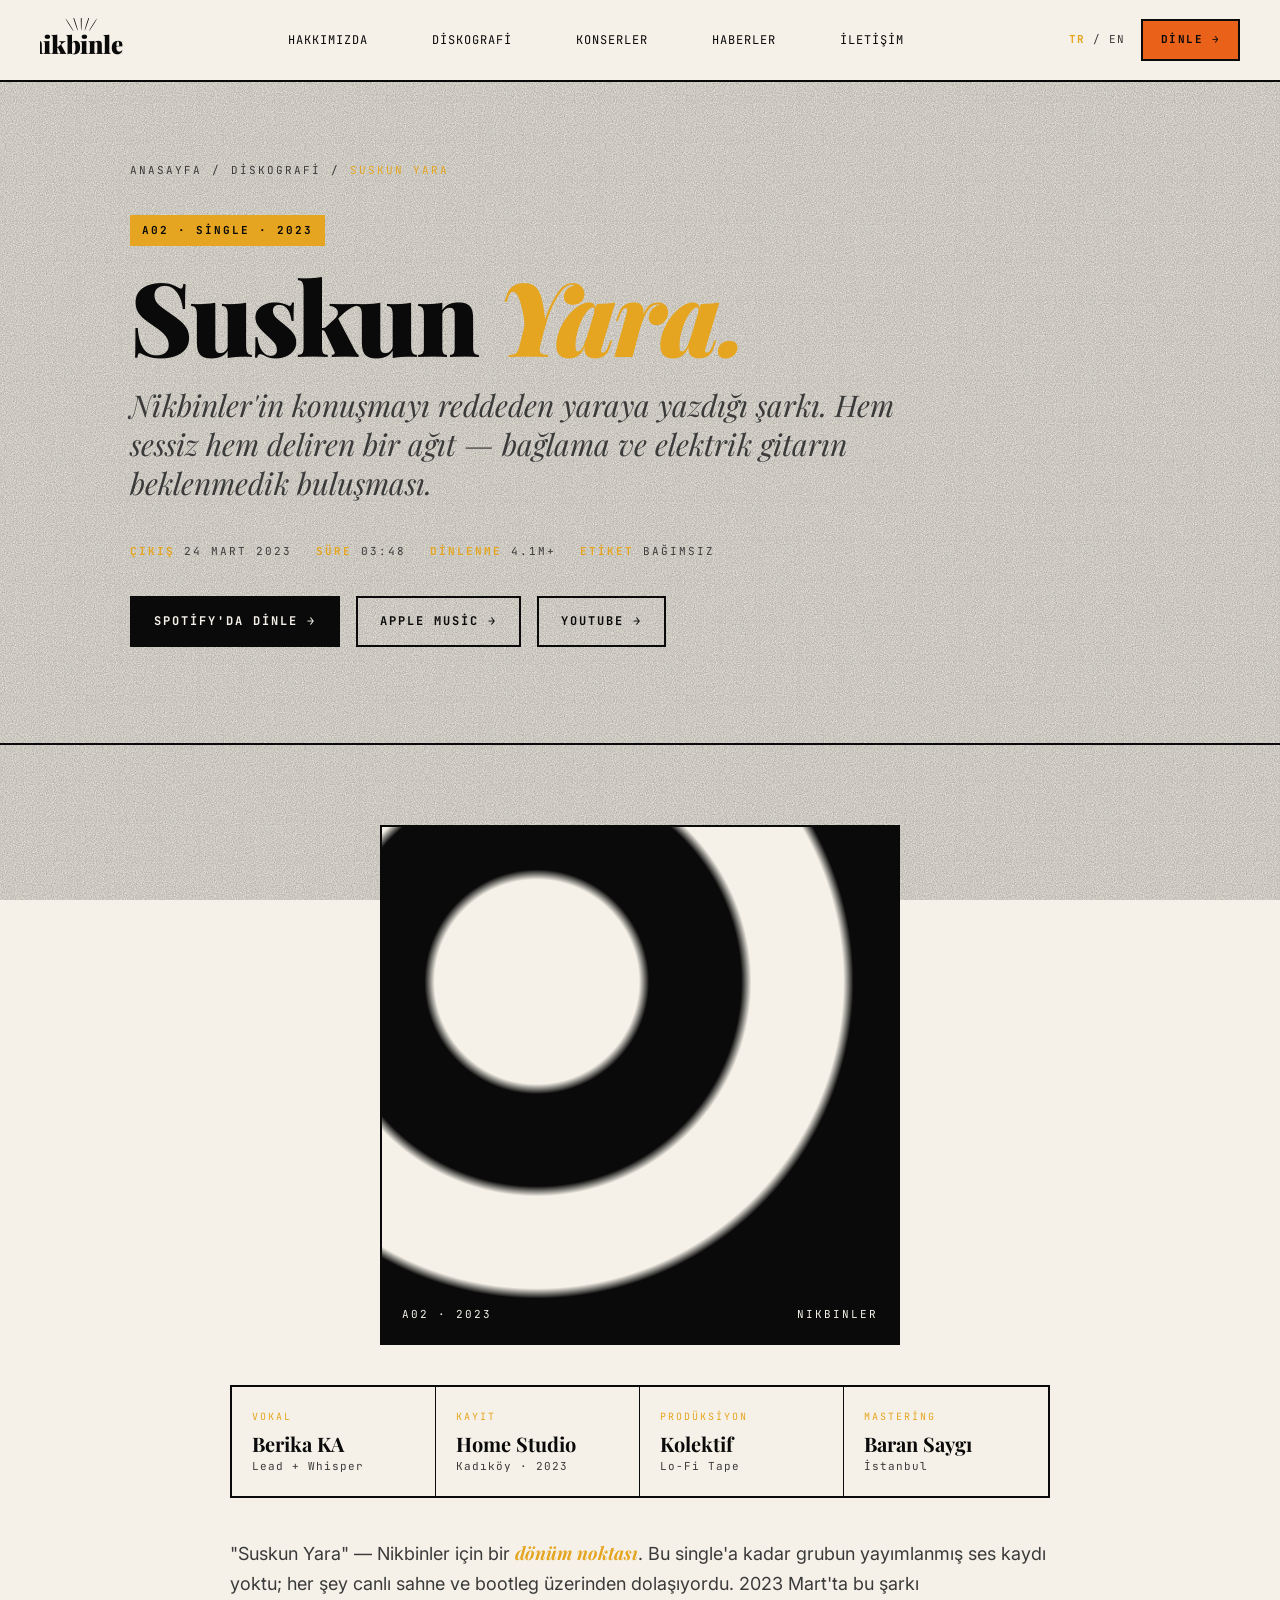
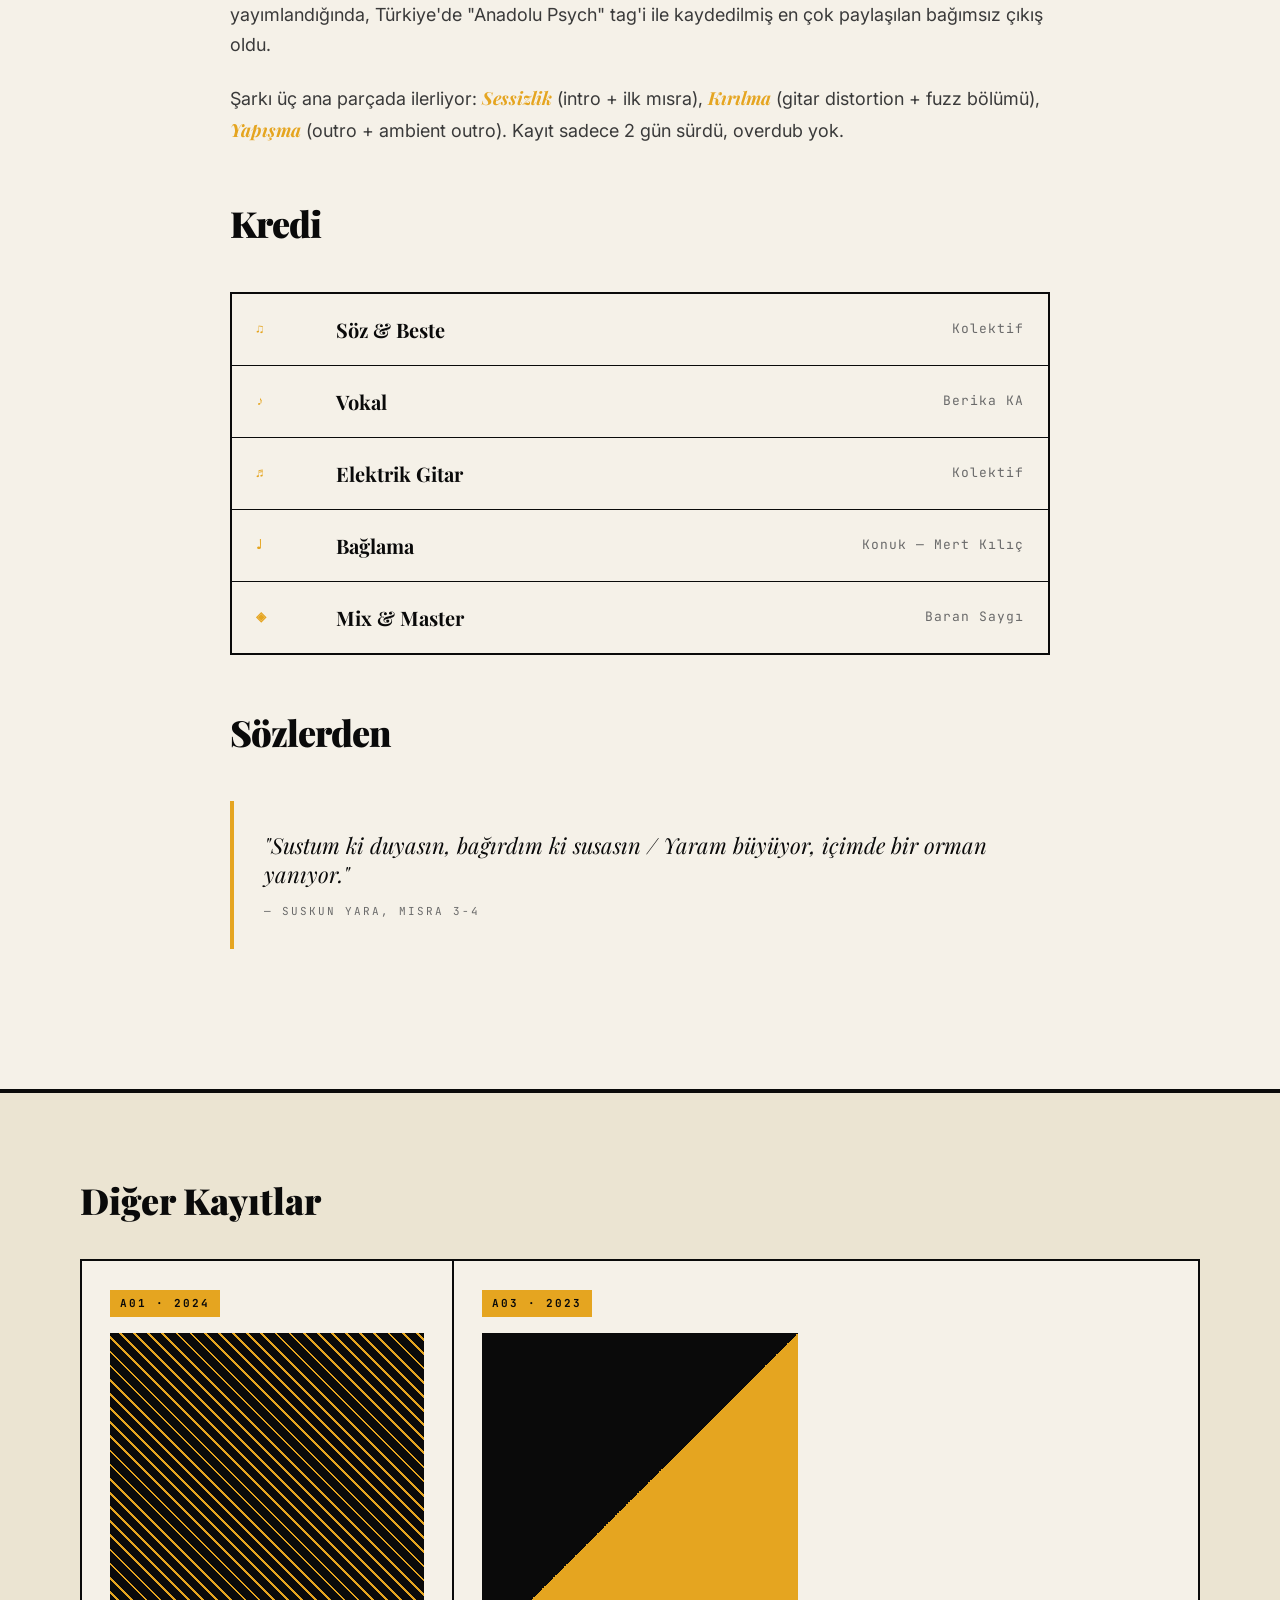
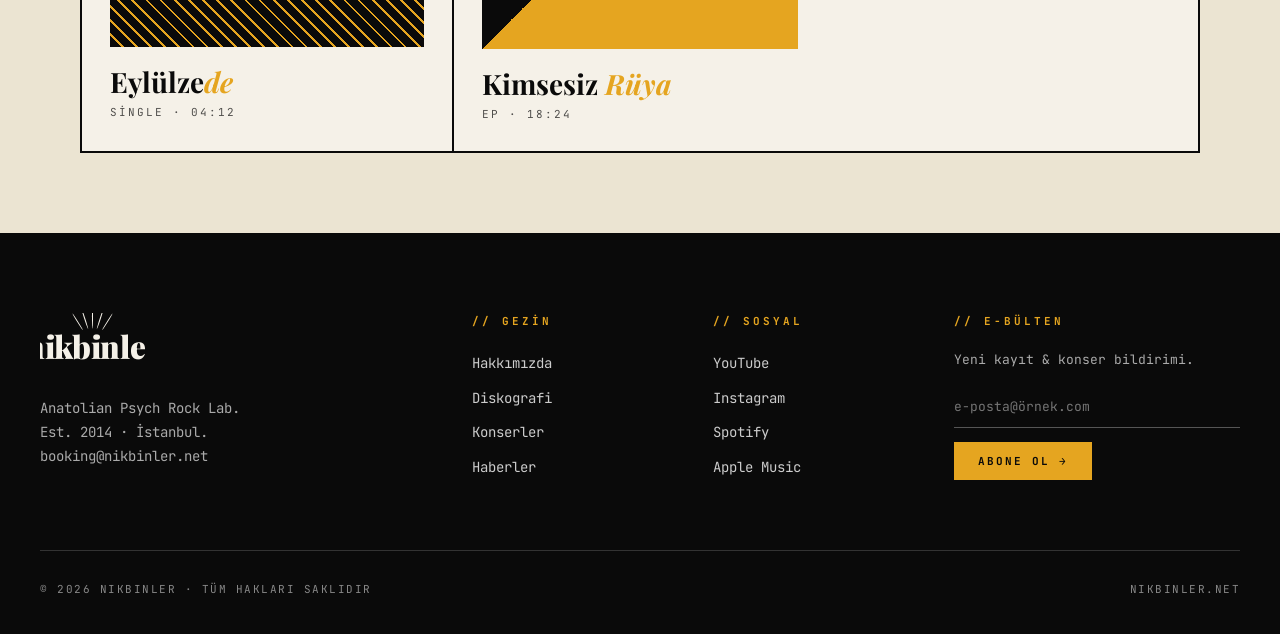
<file: album/suskun-yara.html>
<!doctype html>
<html lang="tr">
<head>
<meta charset="utf-8">
<meta name="viewport" content="width=device-width,initial-scale=1">
<title>Suskun Yara — Single 2023 · Nikbinler</title>
<meta name="description" content="Nikbinler — Suskun Yara · 2023 single. Anadolu Psychedelic'in dönüm noktası. Vokal: Berika KA.">
<link rel="preconnect" href="https://fonts.googleapis.com">
<link rel="preconnect" href="https://fonts.gstatic.com" crossorigin>
<link href="https://fonts.googleapis.com/css2?family=JetBrains+Mono:wght@400;500;700&family=Playfair+Display:ital,wght@0,700;0,900;1,700&family=Inter:wght@400;500&display=swap" rel="stylesheet">
<link rel="stylesheet" href="/shared/style.css">
</head>
<body>

<svg style="display:none" aria-hidden="true" xmlns="http://www.w3.org/2000/svg">
  <symbol id="nb-logo" viewBox="0 0 600 320">
    <g fill="currentColor" transform="translate(300 90)">
      <ellipse cx="0" cy="-70" rx="3" ry="70"/>
      <ellipse cx="-45" cy="-60" rx="3" ry="65" transform="rotate(-18 -45 -60)"/>
      <ellipse cx="45" cy="-60" rx="3" ry="65" transform="rotate(18 45 -60)"/>
      <ellipse cx="-85" cy="-40" rx="2.5" ry="55" transform="rotate(-32 -85 -40)"/>
      <ellipse cx="85" cy="-40" rx="2.5" ry="55" transform="rotate(32 85 -40)"/>
    </g>
    <text x="300" y="260" text-anchor="middle" fill="currentColor" font-family="'Alfa Slab One','Playfair Display',Georgia,serif" font-size="180" letter-spacing="-2" font-weight="900">nikbinler</text>
  </symbol>
</svg>

<nav>
  <div class="nav-inner">
    <a href="/" class="nav-logo" aria-label="Nikbinler"><svg viewBox="0 0 600 320"><use href="#nb-logo"/></svg></a>
    <div class="nav-menu" id="nav-menu">
      <a href="/#hakkimizda">Hakkımızda</a>
      <a href="/#diskografi">Diskografi</a>
      <a href="/#konserler">Konserler</a>
      <a href="/#haberler">Haberler</a>
      <a href="/#iletisim">İletişim</a>
    </div>
    <div class="nav-right">
      <span class="lang"><b>TR</b> / EN</span>
      <a href="/#dinle" class="nav-cta">Dinle →</a>
    </div>
    <button class="nav-toggle" aria-label="Menüyü aç/kapat" aria-expanded="false" aria-controls="nav-menu"><span></span><span></span><span></span></button>
  </div>
</nav>

<section class="detail-hero">
  <div class="container">
    <div class="breadcrumb"><a href="/">Anasayfa</a> / <a href="/#diskografi">Diskografi</a> / <span>Suskun Yara</span></div>
    <div class="detail-kicker">A02 · Single · 2023</div>
    <h1 class="detail-title">Suskun <i>Yara.</i></h1>
    <p class="detail-sub">Nikbinler'in konuşmayı reddeden yaraya yazdığı şarkı. Hem sessiz hem deliren bir ağıt — bağlama ve elektrik gitarın beklenmedik buluşması.</p>
    <div class="meta-row">
      <span><b>ÇIKIŞ</b> 24 Mart 2023</span>
      <span><b>SÜRE</b> 03:48</span>
      <span><b>DİNLENME</b> 4.1M+</span>
      <span><b>ETİKET</b> Bağımsız</span>
    </div>
    <div class="cta-row">
      <a href="https://open.spotify.com" target="_blank" rel="noopener" class="primary">Spotify'da Dinle →</a>
      <a href="https://music.apple.com" target="_blank" rel="noopener">Apple Music →</a>
      <a href="https://youtube.com" target="_blank" rel="noopener">YouTube →</a>
    </div>
  </div>
</section>

<section class="detail-body">
  <div class="container">
    <div class="big-cover" style="background:radial-gradient(circle at 30% 30%,var(--paper),var(--paper) 20%,var(--ink) 22%,var(--ink) 40%,var(--paper) 42%,var(--paper) 60%,var(--ink) 62%)">
      <div class="lbl"><span>A02 · 2023</span><span>NIKBINLER</span></div>
    </div>

    <div class="info-grid">
      <div class="info-cell"><div class="k">Vokal</div><div class="v">Berika KA<small>Lead + Whisper</small></div></div>
      <div class="info-cell"><div class="k">Kayıt</div><div class="v">Home Studio<small>Kadıköy · 2023</small></div></div>
      <div class="info-cell"><div class="k">Prodüksiyon</div><div class="v">Kolektif<small>Lo-Fi Tape</small></div></div>
      <div class="info-cell"><div class="k">Mastering</div><div class="v">Baran Saygı<small>İstanbul</small></div></div>
    </div>

    <p>"Suskun Yara" — Nikbinler için bir <i>dönüm noktası</i>. Bu single'a kadar grubun yayımlanmış ses kaydı yoktu; her şey canlı sahne ve bootleg üzerinden dolaşıyordu. 2023 Mart'ta bu şarkı yayımlandığında, Türkiye'de "Anadolu Psych" tag'i ile kaydedilmiş en çok paylaşılan bağımsız çıkış oldu.</p>
    <p>Şarkı üç ana parçada ilerliyor: <i>Sessizlik</i> (intro + ilk mısra), <i>Kırılma</i> (gitar distortion + fuzz bölümü), <i>Yapışma</i> (outro + ambient outro). Kayıt sadece 2 gün sürdü, overdub yok.</p>

    <h3>Kredi</h3>
    <ul class="tracklist">
      <li><span class="tn">♫</span><span class="tt">Söz & Beste</span><span class="td">Kolektif</span></li>
      <li><span class="tn">♪</span><span class="tt">Vokal</span><span class="td">Berika KA</span></li>
      <li><span class="tn">♬</span><span class="tt">Elektrik Gitar</span><span class="td">Kolektif</span></li>
      <li><span class="tn">♩</span><span class="tt">Bağlama</span><span class="td">Konuk — Mert Kılıç</span></li>
      <li><span class="tn">◈</span><span class="tt">Mix & Master</span><span class="td">Baran Saygı</span></li>
    </ul>

    <h3>Sözlerden</h3>
    <blockquote class="pull-quote">"Sustum ki duyasın, bağırdım ki susasın / Yaram büyüyor, içimde bir orman yanıyor."<footer>— Suskun Yara, mısra 3-4</footer></blockquote>
  </div>
</section>

<div class="related">
  <div class="container">
    <h3>Diğer Kayıtlar</h3>
    <div class="related-grid albums" style="margin-top:30px">
      <a href="/album/eylulzede" class="album"><div class="album-num">A01 · 2024</div><div class="album-cover cov1"></div><div class="album-title">Eylülze<i>de</i></div><div class="album-meta">Single · 04:12</div></a>
      <a href="/album/kimsesiz-ruya" class="album"><div class="album-num">A03 · 2023</div><div class="album-cover cov3"></div><div class="album-title">Kimsesiz <i>Rüya</i></div><div class="album-meta">EP · 18:24</div></a>
    </div>
  </div>
</div>

<footer>
  <div class="footer-grid">
    <div class="footer-brand">
      <svg viewBox="0 0 600 320"><use href="#nb-logo"/></svg>
      <p>Anatolian Psych Rock Lab.<br>Est. 2014 · İstanbul.<br>booking@nikbinler.net</p>
    </div>
    <div><h5>// Gezin</h5><ul><li><a href="/#hakkimizda">Hakkımızda</a></li><li><a href="/#diskografi">Diskografi</a></li><li><a href="/#konserler">Konserler</a></li><li><a href="/#haberler">Haberler</a></li></ul></div>
    <div><h5>// Sosyal</h5><ul><li><a href="https://youtube.com/@nikbinler" target="_blank" rel="noopener">YouTube</a></li><li><a href="https://instagram.com/nikbinlerband" target="_blank" rel="noopener">Instagram</a></li><li><a href="#">Spotify</a></li><li><a href="#">Apple Music</a></li></ul></div>
    <div class="newsletter"><h5>// E-Bülten</h5><p style="font-size:13px;color:#aaa;margin-bottom:16px;font-family:'JetBrains Mono',monospace">Yeni kayıt & konser bildirimi.</p><input type="email" placeholder="e-posta@örnek.com"><button>Abone Ol →</button></div>
  </div>
  <div class="copyright"><span>© 2026 NIKBINLER · TÜM HAKLARI SAKLIDIR</span><span>NIKBINLER.NET</span></div>
</footer>

<script>
(function(){var b=document.querySelector('.nav-toggle'),m=document.getElementById('nav-menu');if(!b||!m)return;b.addEventListener('click',function(){var o=m.classList.toggle('open');b.setAttribute('aria-expanded',o?'true':'false');});m.querySelectorAll('a').forEach(function(a){a.addEventListener('click',function(){m.classList.remove('open');b.setAttribute('aria-expanded','false');});});})();
</script>

</body>
</html>
</file>
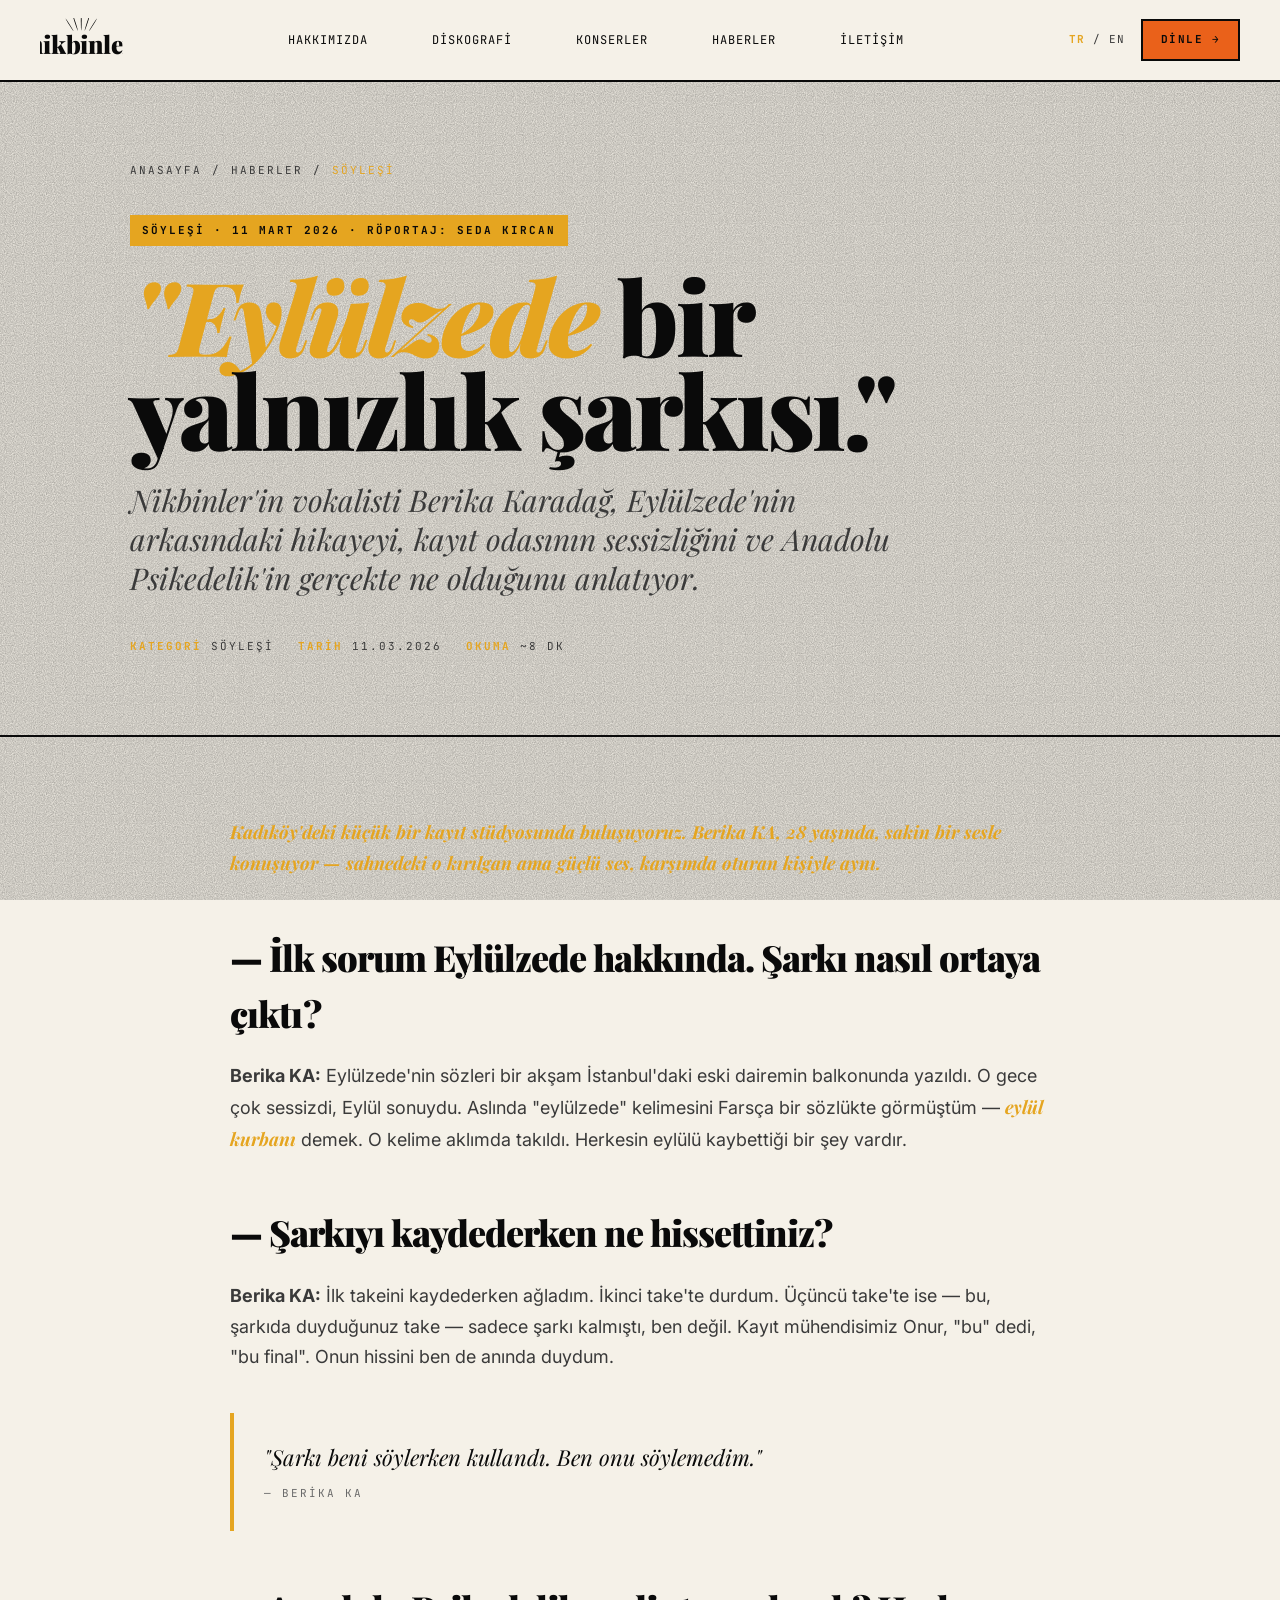
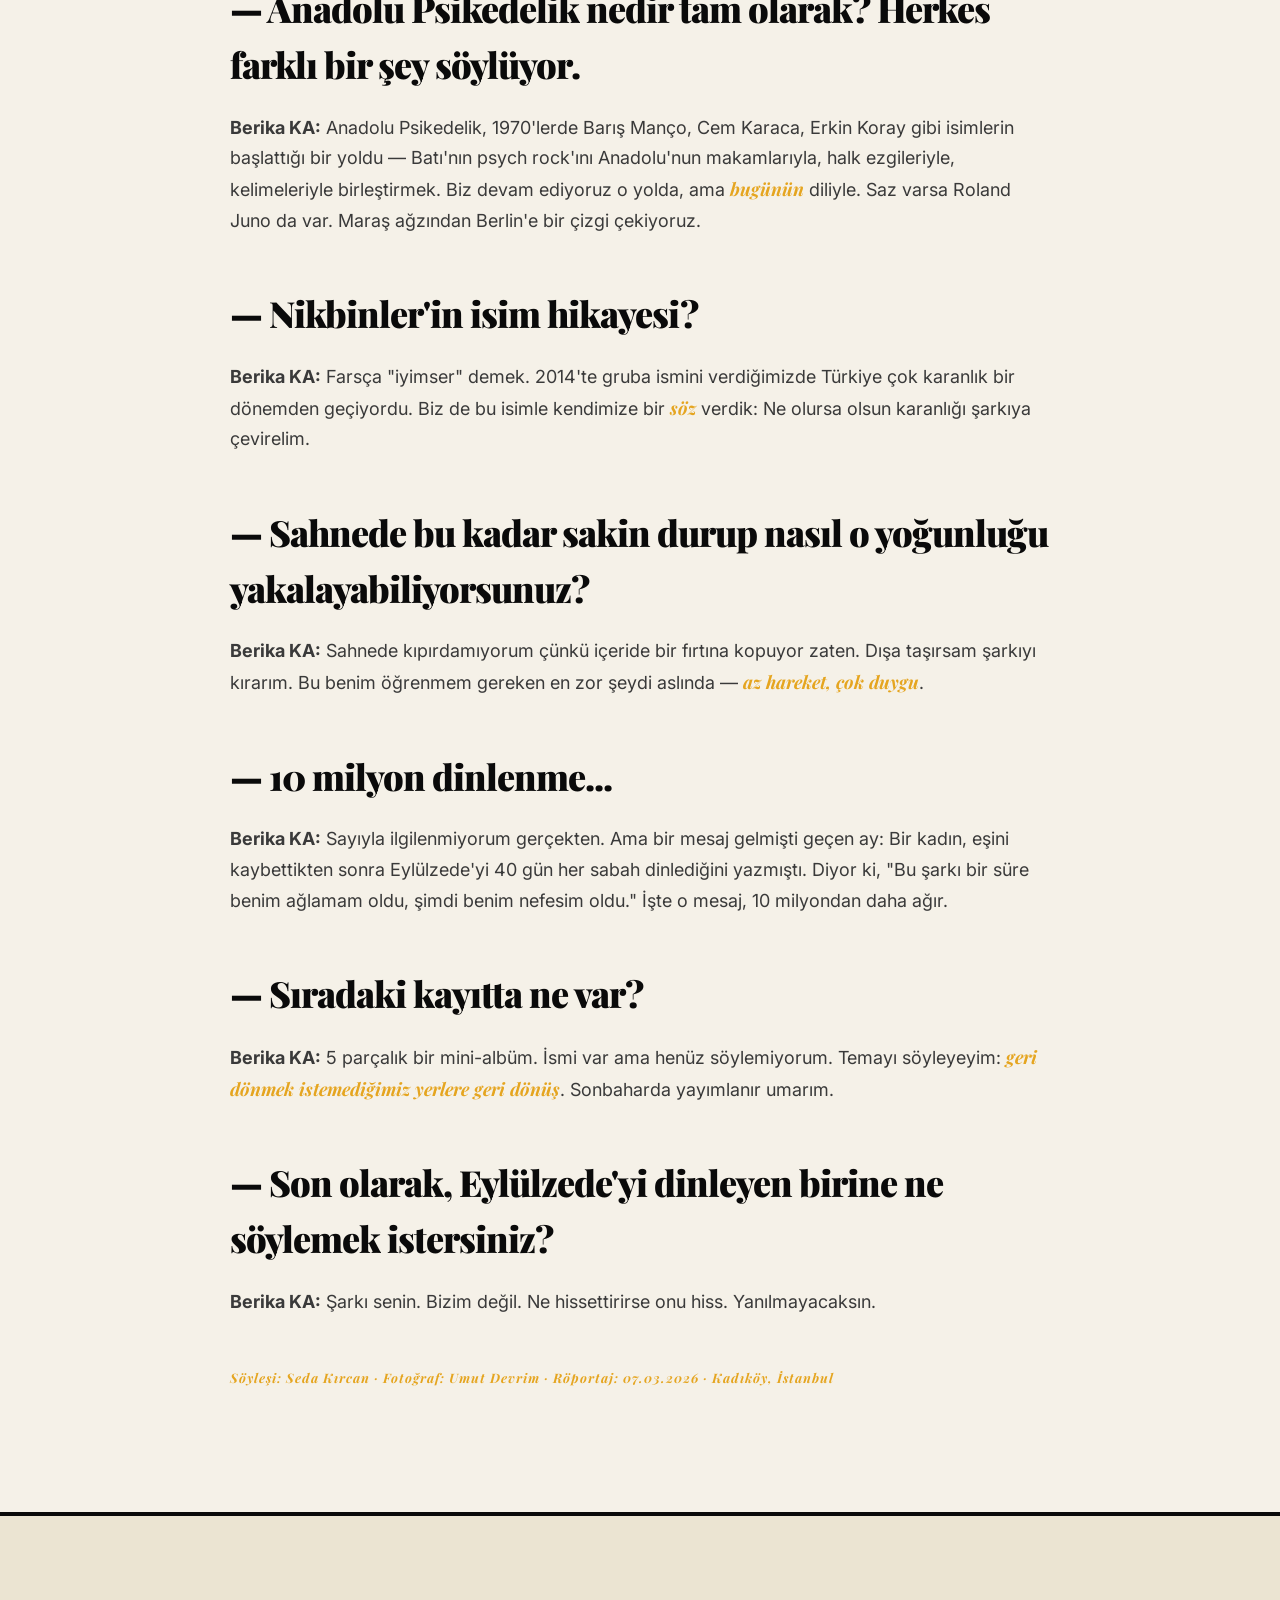
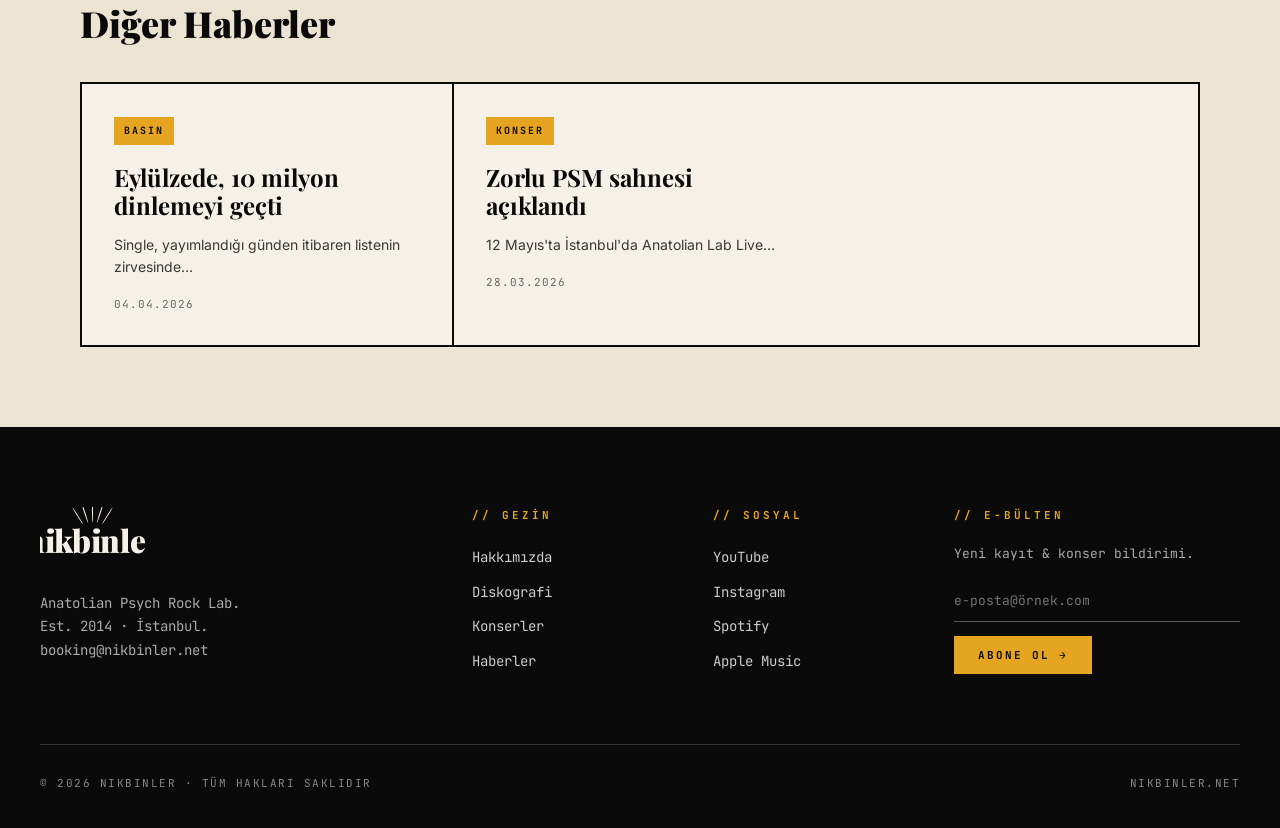
<file: haber/berika-ka-soylesi.html>
<!doctype html>
<html lang="tr">
<head>
<meta charset="utf-8">
<meta name="viewport" content="width=device-width,initial-scale=1">
<title>Berika KA Söyleşisi: "Eylülzede bir yalnızlık şarkısı" · Nikbinler</title>
<meta name="description" content="Nikbinler vokalisti Berika Karadağ (Berika KA), Eylülzede'nin hikayesini, kayıt sürecini ve Anadolu Psikedelik'in anlamını anlatıyor.">
<link rel="preconnect" href="https://fonts.googleapis.com">
<link rel="preconnect" href="https://fonts.gstatic.com" crossorigin>
<link href="https://fonts.googleapis.com/css2?family=JetBrains+Mono:wght@400;500;700&family=Playfair+Display:ital,wght@0,700;0,900;1,700&family=Inter:wght@400;500&display=swap" rel="stylesheet">
<link rel="stylesheet" href="/shared/style.css">
</head>
<body>

<svg style="display:none" aria-hidden="true" xmlns="http://www.w3.org/2000/svg">
  <symbol id="nb-logo" viewBox="0 0 600 320">
    <g fill="currentColor" transform="translate(300 90)">
      <ellipse cx="0" cy="-70" rx="3" ry="70"/>
      <ellipse cx="-45" cy="-60" rx="3" ry="65" transform="rotate(-18 -45 -60)"/>
      <ellipse cx="45" cy="-60" rx="3" ry="65" transform="rotate(18 45 -60)"/>
      <ellipse cx="-85" cy="-40" rx="2.5" ry="55" transform="rotate(-32 -85 -40)"/>
      <ellipse cx="85" cy="-40" rx="2.5" ry="55" transform="rotate(32 85 -40)"/>
    </g>
    <text x="300" y="260" text-anchor="middle" fill="currentColor" font-family="'Alfa Slab One','Playfair Display',Georgia,serif" font-size="180" letter-spacing="-2" font-weight="900">nikbinler</text>
  </symbol>
</svg>

<nav>
  <div class="nav-inner">
    <a href="/" class="nav-logo" aria-label="Nikbinler"><svg viewBox="0 0 600 320"><use href="#nb-logo"/></svg></a>
    <div class="nav-menu" id="nav-menu">
      <a href="/#hakkimizda">Hakkımızda</a>
      <a href="/#diskografi">Diskografi</a>
      <a href="/#konserler">Konserler</a>
      <a href="/#haberler">Haberler</a>
      <a href="/#iletisim">İletişim</a>
    </div>
    <div class="nav-right">
      <span class="lang"><b>TR</b> / EN</span>
      <a href="/#dinle" class="nav-cta">Dinle →</a>
    </div>
    <button class="nav-toggle" aria-label="Menüyü aç/kapat" aria-expanded="false" aria-controls="nav-menu"><span></span><span></span><span></span></button>
  </div>
</nav>

<section class="detail-hero">
  <div class="container">
    <div class="breadcrumb"><a href="/">Anasayfa</a> / <a href="/#haberler">Haberler</a> / <span>Söyleşi</span></div>
    <div class="detail-kicker">Söyleşi · 11 Mart 2026 · Röportaj: Seda Kırcan</div>
    <h1 class="detail-title"><i>"Eylülzede</i> bir yalnızlık şarkısı."</h1>
    <p class="detail-sub">Nikbinler'in vokalisti Berika Karadağ, Eylülzede'nin arkasındaki hikayeyi, kayıt odasının sessizliğini ve Anadolu Psikedelik'in gerçekte ne olduğunu anlatıyor.</p>
    <div class="meta-row">
      <span><b>KATEGORİ</b> Söyleşi</span>
      <span><b>TARİH</b> 11.03.2026</span>
      <span><b>OKUMA</b> ~8 dk</span>
    </div>
  </div>
</section>

<section class="detail-body">
  <div class="container">
    <p><i>Kadıköy'deki küçük bir kayıt stüdyosunda buluşuyoruz. Berika KA, 28 yaşında, sakin bir sesle konuşuyor — sahnedeki o kırılgan ama güçlü ses, karşımda oturan kişiyle aynı.</i></p>

    <h3>— İlk sorum Eylülzede hakkında. Şarkı nasıl ortaya çıktı?</h3>
    <p><b>Berika KA:</b> Eylülzede'nin sözleri bir akşam İstanbul'daki eski dairemin balkonunda yazıldı. O gece çok sessizdi, Eylül sonuydu. Aslında "eylülzede" kelimesini Farsça bir sözlükte görmüştüm — <i>eylül kurbanı</i> demek. O kelime aklımda takıldı. Herkesin eylülü kaybettiği bir şey vardır.</p>

    <h3>— Şarkıyı kaydederken ne hissettiniz?</h3>
    <p><b>Berika KA:</b> İlk takeini kaydederken ağladım. İkinci take'te durdum. Üçüncü take'te ise — bu, şarkıda duyduğunuz take — sadece şarkı kalmıştı, ben değil. Kayıt mühendisimiz Onur, "bu" dedi, "bu final". Onun hissini ben de anında duydum.</p>

    <blockquote class="pull-quote">"Şarkı beni söylerken kullandı. Ben onu söylemedim."<footer>— Berika KA</footer></blockquote>

    <h3>— Anadolu Psikedelik nedir tam olarak? Herkes farklı bir şey söylüyor.</h3>
    <p><b>Berika KA:</b> Anadolu Psikedelik, 1970'lerde Barış Manço, Cem Karaca, Erkin Koray gibi isimlerin başlattığı bir yoldu — Batı'nın psych rock'ını Anadolu'nun makamlarıyla, halk ezgileriyle, kelimeleriyle birleştirmek. Biz devam ediyoruz o yolda, ama <i>bugünün</i> diliyle. Saz varsa Roland Juno da var. Maraş ağzından Berlin'e bir çizgi çekiyoruz.</p>

    <h3>— Nikbinler'in isim hikayesi?</h3>
    <p><b>Berika KA:</b> Farsça "iyimser" demek. 2014'te gruba ismini verdiğimizde Türkiye çok karanlık bir dönemden geçiyordu. Biz de bu isimle kendimize bir <i>söz</i> verdik: Ne olursa olsun karanlığı şarkıya çevirelim.</p>

    <h3>— Sahnede bu kadar sakin durup nasıl o yoğunluğu yakalayabiliyorsunuz?</h3>
    <p><b>Berika KA:</b> Sahnede kıpırdamıyorum çünkü içeride bir fırtına kopuyor zaten. Dışa taşırsam şarkıyı kırarım. Bu benim öğrenmem gereken en zor şeydi aslında — <i>az hareket, çok duygu</i>.</p>

    <h3>— 10 milyon dinlenme...</h3>
    <p><b>Berika KA:</b> Sayıyla ilgilenmiyorum gerçekten. Ama bir mesaj gelmişti geçen ay: Bir kadın, eşini kaybettikten sonra Eylülzede'yi 40 gün her sabah dinlediğini yazmıştı. Diyor ki, "Bu şarkı bir süre benim ağlamam oldu, şimdi benim nefesim oldu." İşte o mesaj, 10 milyondan daha ağır.</p>

    <h3>— Sıradaki kayıtta ne var?</h3>
    <p><b>Berika KA:</b> 5 parçalık bir mini-albüm. İsmi var ama henüz söylemiyorum. Temayı söyleyeyim: <i>geri dönmek istemediğimiz yerlere geri dönüş</i>. Sonbaharda yayımlanır umarım.</p>

    <h3>— Son olarak, Eylülzede'yi dinleyen birine ne söylemek istersiniz?</h3>
    <p><b>Berika KA:</b> Şarkı senin. Bizim değil. Ne hissettirirse onu hiss. Yanılmayacaksın.</p>

    <p style="margin-top:50px;font-size:13px;color:var(--ink-light);font-family:'JetBrains Mono',monospace;letter-spacing:1px"><i>Söyleşi: Seda Kırcan · Fotoğraf: Umut Devrim · Röportaj: 07.03.2026 · Kadıköy, İstanbul</i></p>
  </div>
</section>

<div class="related">
  <div class="container">
    <h3>Diğer Haberler</h3>
    <div class="related-grid news-grid" style="margin-top:30px">
      <a href="/haber/eylulzede-10-milyon" class="news-card"><span class="news-tag">Basın</span><h4>Eylülzede, 10 milyon dinlemeyi geçti</h4><p>Single, yayımlandığı günden itibaren listenin zirvesinde…</p><div class="news-date">04.04.2026</div></a>
      <a href="/haber/zorlu-psm-aciklandi" class="news-card"><span class="news-tag">Konser</span><h4>Zorlu PSM sahnesi açıklandı</h4><p>12 Mayıs'ta İstanbul'da Anatolian Lab Live…</p><div class="news-date">28.03.2026</div></a>
    </div>
  </div>
</div>

<footer>
  <div class="footer-grid">
    <div class="footer-brand">
      <svg viewBox="0 0 600 320"><use href="#nb-logo"/></svg>
      <p>Anatolian Psych Rock Lab.<br>Est. 2014 · İstanbul.<br>booking@nikbinler.net</p>
    </div>
    <div><h5>// Gezin</h5><ul><li><a href="/#hakkimizda">Hakkımızda</a></li><li><a href="/#diskografi">Diskografi</a></li><li><a href="/#konserler">Konserler</a></li><li><a href="/#haberler">Haberler</a></li></ul></div>
    <div><h5>// Sosyal</h5><ul><li><a href="https://youtube.com/@nikbinler" target="_blank" rel="noopener">YouTube</a></li><li><a href="https://instagram.com/nikbinlerband" target="_blank" rel="noopener">Instagram</a></li><li><a href="#">Spotify</a></li><li><a href="#">Apple Music</a></li></ul></div>
    <div class="newsletter"><h5>// E-Bülten</h5><p style="font-size:13px;color:#aaa;margin-bottom:16px;font-family:'JetBrains Mono',monospace">Yeni kayıt & konser bildirimi.</p><input type="email" placeholder="e-posta@örnek.com"><button>Abone Ol →</button></div>
  </div>
  <div class="copyright"><span>© 2026 NIKBINLER · TÜM HAKLARI SAKLIDIR</span><span>NIKBINLER.NET</span></div>
</footer>

<script>
(function(){var b=document.querySelector('.nav-toggle'),m=document.getElementById('nav-menu');if(!b||!m)return;b.addEventListener('click',function(){var o=m.classList.toggle('open');b.setAttribute('aria-expanded',o?'true':'false');});m.querySelectorAll('a').forEach(function(a){a.addEventListener('click',function(){m.classList.remove('open');b.setAttribute('aria-expanded','false');});});})();
</script>

</body>
</html>
</file>
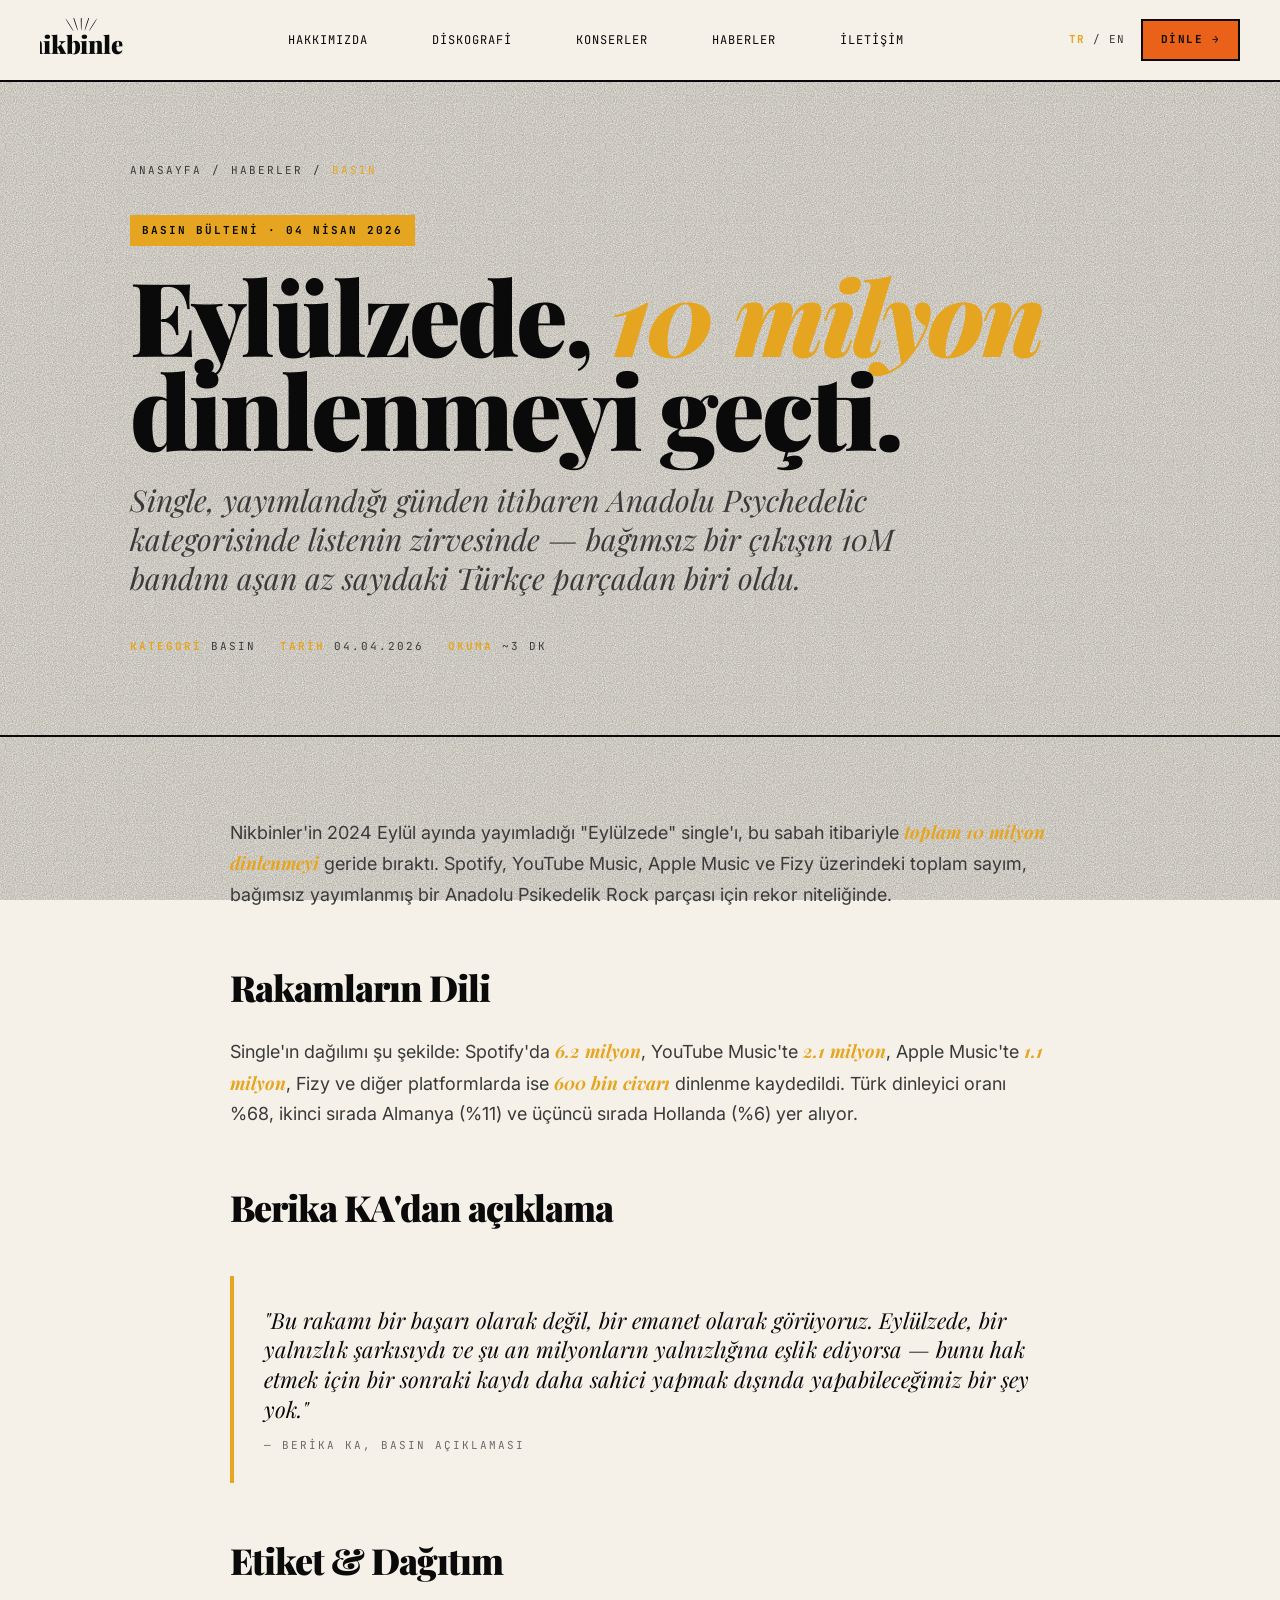
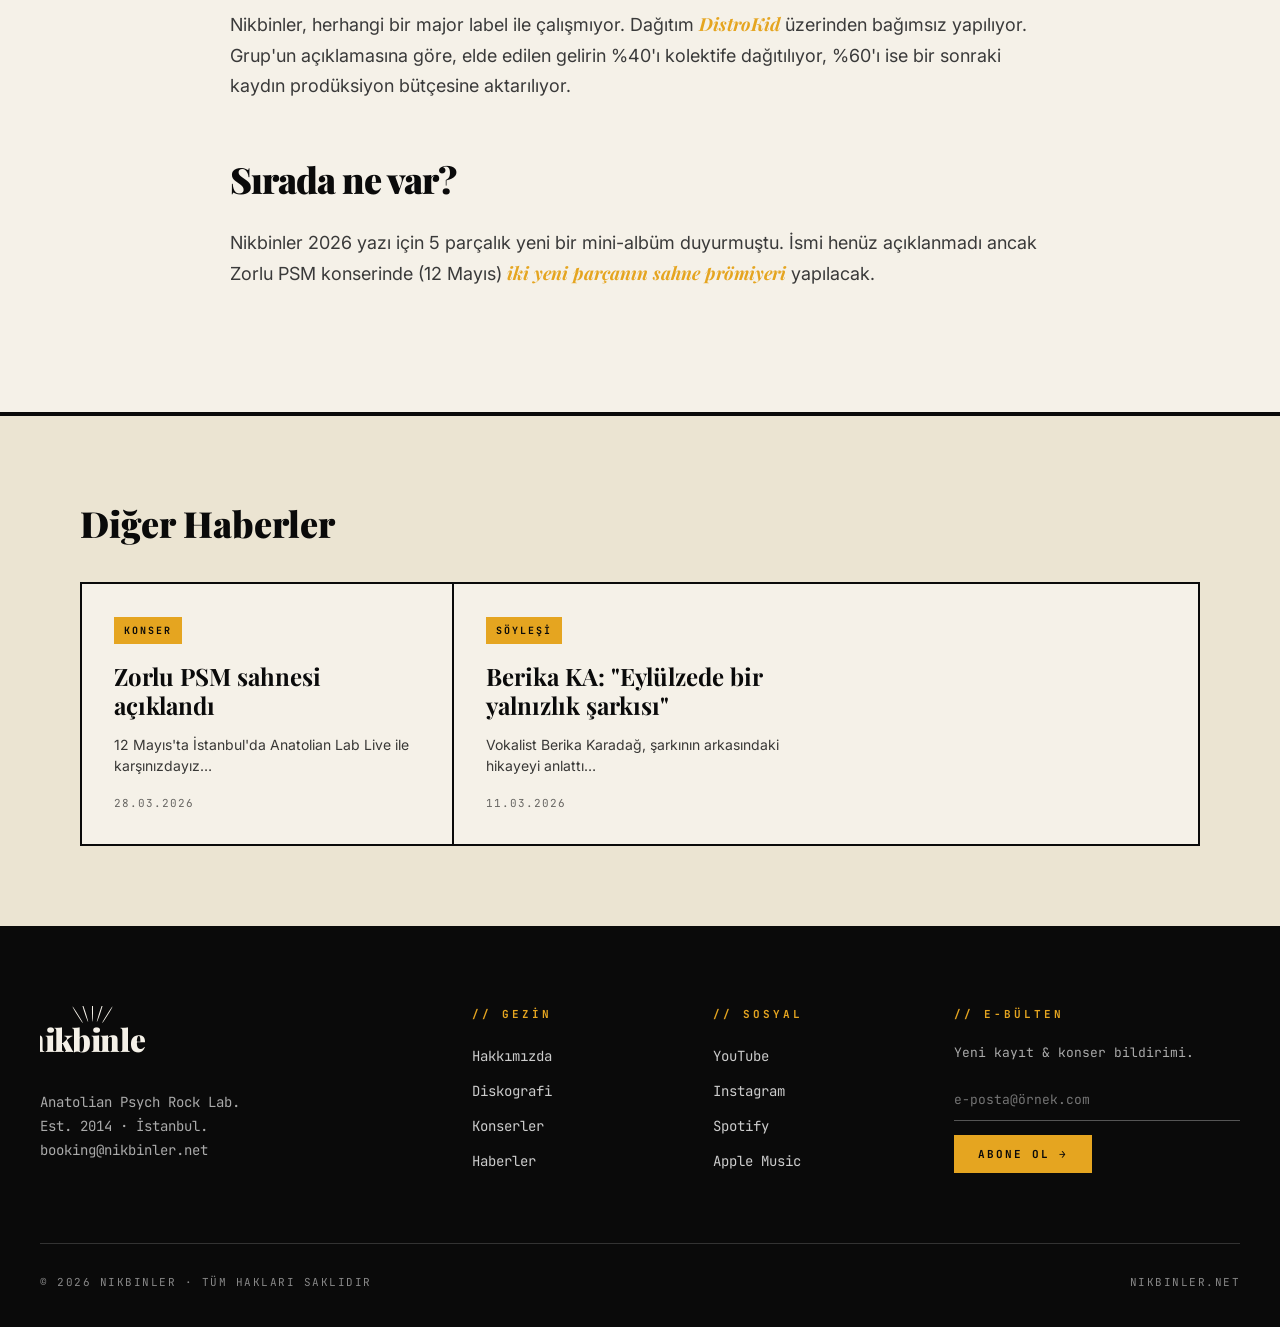
<file: haber/eylulzede-10-milyon.html>
<!doctype html>
<html lang="tr">
<head>
<meta charset="utf-8">
<meta name="viewport" content="width=device-width,initial-scale=1">
<title>Eylülzede, 10 milyon dinlenmeyi geçti · Nikbinler</title>
<meta name="description" content="Nikbinler — Eylülzede, bağımsız Anadolu Psychedelic Rock kategorisinde 10 milyon dinlenmeyi aşan ilk single.">
<link rel="preconnect" href="https://fonts.googleapis.com">
<link rel="preconnect" href="https://fonts.gstatic.com" crossorigin>
<link href="https://fonts.googleapis.com/css2?family=JetBrains+Mono:wght@400;500;700&family=Playfair+Display:ital,wght@0,700;0,900;1,700&family=Inter:wght@400;500&display=swap" rel="stylesheet">
<link rel="stylesheet" href="/shared/style.css">
</head>
<body>

<svg style="display:none" aria-hidden="true" xmlns="http://www.w3.org/2000/svg">
  <symbol id="nb-logo" viewBox="0 0 600 320">
    <g fill="currentColor" transform="translate(300 90)">
      <ellipse cx="0" cy="-70" rx="3" ry="70"/>
      <ellipse cx="-45" cy="-60" rx="3" ry="65" transform="rotate(-18 -45 -60)"/>
      <ellipse cx="45" cy="-60" rx="3" ry="65" transform="rotate(18 45 -60)"/>
      <ellipse cx="-85" cy="-40" rx="2.5" ry="55" transform="rotate(-32 -85 -40)"/>
      <ellipse cx="85" cy="-40" rx="2.5" ry="55" transform="rotate(32 85 -40)"/>
    </g>
    <text x="300" y="260" text-anchor="middle" fill="currentColor" font-family="'Alfa Slab One','Playfair Display',Georgia,serif" font-size="180" letter-spacing="-2" font-weight="900">nikbinler</text>
  </symbol>
</svg>

<nav>
  <div class="nav-inner">
    <a href="/" class="nav-logo" aria-label="Nikbinler"><svg viewBox="0 0 600 320"><use href="#nb-logo"/></svg></a>
    <div class="nav-menu" id="nav-menu">
      <a href="/#hakkimizda">Hakkımızda</a>
      <a href="/#diskografi">Diskografi</a>
      <a href="/#konserler">Konserler</a>
      <a href="/#haberler">Haberler</a>
      <a href="/#iletisim">İletişim</a>
    </div>
    <div class="nav-right">
      <span class="lang"><b>TR</b> / EN</span>
      <a href="/#dinle" class="nav-cta">Dinle →</a>
    </div>
    <button class="nav-toggle" aria-label="Menüyü aç/kapat" aria-expanded="false" aria-controls="nav-menu"><span></span><span></span><span></span></button>
  </div>
</nav>

<section class="detail-hero">
  <div class="container">
    <div class="breadcrumb"><a href="/">Anasayfa</a> / <a href="/#haberler">Haberler</a> / <span>Basın</span></div>
    <div class="detail-kicker">Basın Bülteni · 04 Nisan 2026</div>
    <h1 class="detail-title">Eylülzede, <i>10 milyon</i> dinlenmeyi geçti.</h1>
    <p class="detail-sub">Single, yayımlandığı günden itibaren Anadolu Psychedelic kategorisinde listenin zirvesinde — bağımsız bir çıkışın 10M bandını aşan az sayıdaki Türkçe parçadan biri oldu.</p>
    <div class="meta-row">
      <span><b>KATEGORİ</b> Basın</span>
      <span><b>TARİH</b> 04.04.2026</span>
      <span><b>OKUMA</b> ~3 dk</span>
    </div>
  </div>
</section>

<section class="detail-body">
  <div class="container">
    <p>Nikbinler'in 2024 Eylül ayında yayımladığı "Eylülzede" single'ı, bu sabah itibariyle <i>toplam 10 milyon dinlenmeyi</i> geride bıraktı. Spotify, YouTube Music, Apple Music ve Fizy üzerindeki toplam sayım, bağımsız yayımlanmış bir Anadolu Psikedelik Rock parçası için rekor niteliğinde.</p>

    <h3>Rakamların Dili</h3>
    <p>Single'ın dağılımı şu şekilde: Spotify'da <i>6.2 milyon</i>, YouTube Music'te <i>2.1 milyon</i>, Apple Music'te <i>1.1 milyon</i>, Fizy ve diğer platformlarda ise <i>600 bin civarı</i> dinlenme kaydedildi. Türk dinleyici oranı %68, ikinci sırada Almanya (%11) ve üçüncü sırada Hollanda (%6) yer alıyor.</p>

    <h3>Berika KA'dan açıklama</h3>
    <blockquote class="pull-quote">"Bu rakamı bir başarı olarak değil, bir <i>emanet</i> olarak görüyoruz. Eylülzede, bir yalnızlık şarkısıydı ve şu an milyonların yalnızlığına eşlik ediyorsa — bunu hak etmek için bir sonraki kaydı daha sahici yapmak dışında yapabileceğimiz bir şey yok."<footer>— Berika KA, Basın Açıklaması</footer></blockquote>

    <h3>Etiket & Dağıtım</h3>
    <p>Nikbinler, herhangi bir major label ile çalışmıyor. Dağıtım <i>DistroKid</i> üzerinden bağımsız yapılıyor. Grup'un açıklamasına göre, elde edilen gelirin %40'ı kolektife dağıtılıyor, %60'ı ise bir sonraki kaydın prodüksiyon bütçesine aktarılıyor.</p>

    <h3>Sırada ne var?</h3>
    <p>Nikbinler 2026 yazı için 5 parçalık yeni bir mini-albüm duyurmuştu. İsmi henüz açıklanmadı ancak Zorlu PSM konserinde (12 Mayıs) <i>iki yeni parçanın sahne prömiyeri</i> yapılacak.</p>
  </div>
</section>

<div class="related">
  <div class="container">
    <h3>Diğer Haberler</h3>
    <div class="related-grid news-grid" style="margin-top:30px">
      <a href="/haber/zorlu-psm-aciklandi" class="news-card"><span class="news-tag">Konser</span><h4>Zorlu PSM sahnesi açıklandı</h4><p>12 Mayıs'ta İstanbul'da Anatolian Lab Live ile karşınızdayız…</p><div class="news-date">28.03.2026</div></a>
      <a href="/haber/berika-ka-soylesi" class="news-card"><span class="news-tag">Söyleşi</span><h4>Berika KA: "Eylülzede bir yalnızlık şarkısı"</h4><p>Vokalist Berika Karadağ, şarkının arkasındaki hikayeyi anlattı…</p><div class="news-date">11.03.2026</div></a>
    </div>
  </div>
</div>

<footer>
  <div class="footer-grid">
    <div class="footer-brand">
      <svg viewBox="0 0 600 320"><use href="#nb-logo"/></svg>
      <p>Anatolian Psych Rock Lab.<br>Est. 2014 · İstanbul.<br>booking@nikbinler.net</p>
    </div>
    <div><h5>// Gezin</h5><ul><li><a href="/#hakkimizda">Hakkımızda</a></li><li><a href="/#diskografi">Diskografi</a></li><li><a href="/#konserler">Konserler</a></li><li><a href="/#haberler">Haberler</a></li></ul></div>
    <div><h5>// Sosyal</h5><ul><li><a href="https://youtube.com/@nikbinler" target="_blank" rel="noopener">YouTube</a></li><li><a href="https://instagram.com/nikbinlerband" target="_blank" rel="noopener">Instagram</a></li><li><a href="#">Spotify</a></li><li><a href="#">Apple Music</a></li></ul></div>
    <div class="newsletter"><h5>// E-Bülten</h5><p style="font-size:13px;color:#aaa;margin-bottom:16px;font-family:'JetBrains Mono',monospace">Yeni kayıt & konser bildirimi.</p><input type="email" placeholder="e-posta@örnek.com"><button>Abone Ol →</button></div>
  </div>
  <div class="copyright"><span>© 2026 NIKBINLER · TÜM HAKLARI SAKLIDIR</span><span>NIKBINLER.NET</span></div>
</footer>

<script>
(function(){var b=document.querySelector('.nav-toggle'),m=document.getElementById('nav-menu');if(!b||!m)return;b.addEventListener('click',function(){var o=m.classList.toggle('open');b.setAttribute('aria-expanded',o?'true':'false');});m.querySelectorAll('a').forEach(function(a){a.addEventListener('click',function(){m.classList.remove('open');b.setAttribute('aria-expanded','false');});});})();
</script>

</body>
</html>
</file>
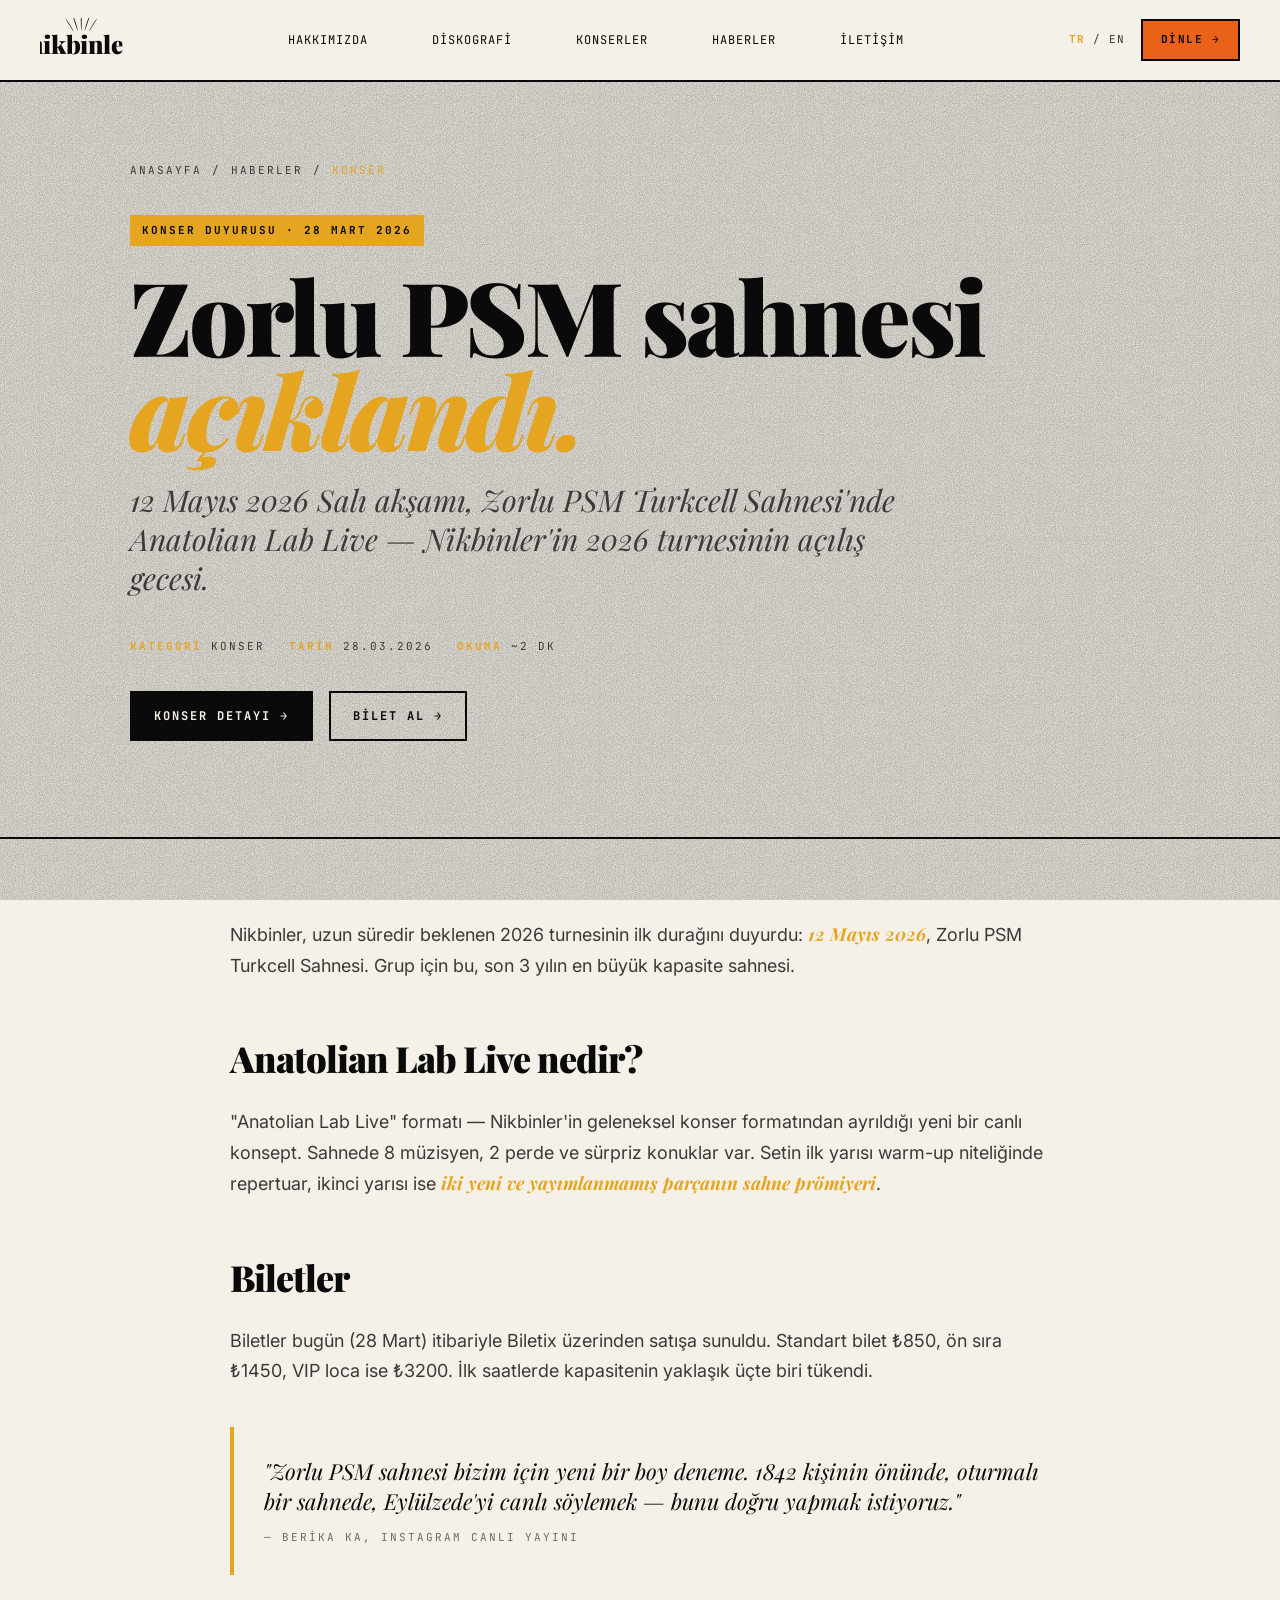
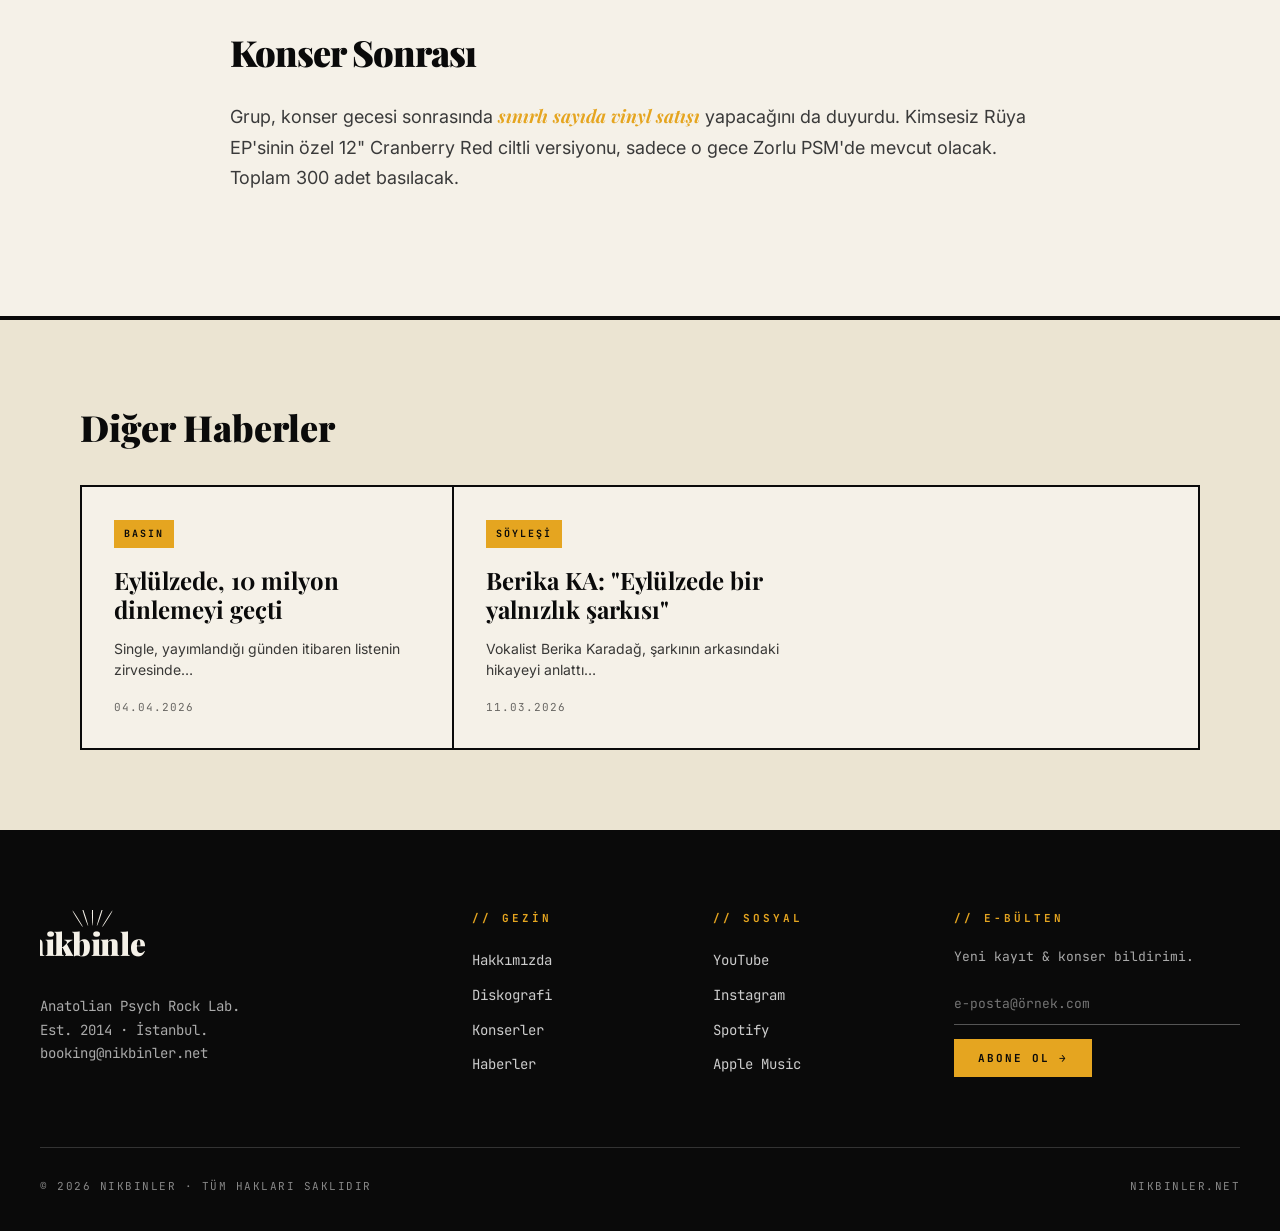
<file: haber/zorlu-psm-aciklandi.html>
<!doctype html>
<html lang="tr">
<head>
<meta charset="utf-8">
<meta name="viewport" content="width=device-width,initial-scale=1">
<title>Zorlu PSM sahnesi açıklandı · Nikbinler</title>
<meta name="description" content="Nikbinler 12 Mayıs 2026'da Zorlu PSM'de! Anatolian Lab Live ile warm up set. Biletler satışta.">
<link rel="preconnect" href="https://fonts.googleapis.com">
<link rel="preconnect" href="https://fonts.gstatic.com" crossorigin>
<link href="https://fonts.googleapis.com/css2?family=JetBrains+Mono:wght@400;500;700&family=Playfair+Display:ital,wght@0,700;0,900;1,700&family=Inter:wght@400;500&display=swap" rel="stylesheet">
<link rel="stylesheet" href="/shared/style.css">
</head>
<body>

<svg style="display:none" aria-hidden="true" xmlns="http://www.w3.org/2000/svg">
  <symbol id="nb-logo" viewBox="0 0 600 320">
    <g fill="currentColor" transform="translate(300 90)">
      <ellipse cx="0" cy="-70" rx="3" ry="70"/>
      <ellipse cx="-45" cy="-60" rx="3" ry="65" transform="rotate(-18 -45 -60)"/>
      <ellipse cx="45" cy="-60" rx="3" ry="65" transform="rotate(18 45 -60)"/>
      <ellipse cx="-85" cy="-40" rx="2.5" ry="55" transform="rotate(-32 -85 -40)"/>
      <ellipse cx="85" cy="-40" rx="2.5" ry="55" transform="rotate(32 85 -40)"/>
    </g>
    <text x="300" y="260" text-anchor="middle" fill="currentColor" font-family="'Alfa Slab One','Playfair Display',Georgia,serif" font-size="180" letter-spacing="-2" font-weight="900">nikbinler</text>
  </symbol>
</svg>

<nav>
  <div class="nav-inner">
    <a href="/" class="nav-logo" aria-label="Nikbinler"><svg viewBox="0 0 600 320"><use href="#nb-logo"/></svg></a>
    <div class="nav-menu" id="nav-menu">
      <a href="/#hakkimizda">Hakkımızda</a>
      <a href="/#diskografi">Diskografi</a>
      <a href="/#konserler">Konserler</a>
      <a href="/#haberler">Haberler</a>
      <a href="/#iletisim">İletişim</a>
    </div>
    <div class="nav-right">
      <span class="lang"><b>TR</b> / EN</span>
      <a href="/#dinle" class="nav-cta">Dinle →</a>
    </div>
    <button class="nav-toggle" aria-label="Menüyü aç/kapat" aria-expanded="false" aria-controls="nav-menu"><span></span><span></span><span></span></button>
  </div>
</nav>

<section class="detail-hero">
  <div class="container">
    <div class="breadcrumb"><a href="/">Anasayfa</a> / <a href="/#haberler">Haberler</a> / <span>Konser</span></div>
    <div class="detail-kicker">Konser Duyurusu · 28 Mart 2026</div>
    <h1 class="detail-title">Zorlu PSM sahnesi <i>açıklandı.</i></h1>
    <p class="detail-sub">12 Mayıs 2026 Salı akşamı, Zorlu PSM Turkcell Sahnesi'nde Anatolian Lab Live — Nikbinler'in 2026 turnesinin açılış gecesi.</p>
    <div class="meta-row">
      <span><b>KATEGORİ</b> Konser</span>
      <span><b>TARİH</b> 28.03.2026</span>
      <span><b>OKUMA</b> ~2 dk</span>
    </div>
    <div class="cta-row">
      <a href="/konser/zorlu-psm-istanbul" class="primary">Konser Detayı →</a>
      <a href="https://biletix.com" target="_blank" rel="noopener">Bilet Al →</a>
    </div>
  </div>
</section>

<section class="detail-body">
  <div class="container">
    <p>Nikbinler, uzun süredir beklenen 2026 turnesinin ilk durağını duyurdu: <i>12 Mayıs 2026</i>, Zorlu PSM Turkcell Sahnesi. Grup için bu, son 3 yılın en büyük kapasite sahnesi.</p>

    <h3>Anatolian Lab Live nedir?</h3>
    <p>"Anatolian Lab Live" formatı — Nikbinler'in geleneksel konser formatından ayrıldığı yeni bir canlı konsept. Sahnede 8 müzisyen, 2 perde ve sürpriz konuklar var. Setin ilk yarısı warm-up niteliğinde repertuar, ikinci yarısı ise <i>iki yeni ve yayımlanmamış parçanın sahne prömiyeri</i>.</p>

    <h3>Biletler</h3>
    <p>Biletler bugün (28 Mart) itibariyle Biletix üzerinden satışa sunuldu. Standart bilet ₺850, ön sıra ₺1450, VIP loca ise ₺3200. İlk saatlerde kapasitenin yaklaşık üçte biri tükendi.</p>

    <blockquote class="pull-quote">"Zorlu PSM sahnesi bizim için yeni bir boy deneme. 1842 kişinin önünde, oturmalı bir sahnede, Eylülzede'yi canlı söylemek — bunu doğru yapmak istiyoruz."<footer>— Berika KA, Instagram Canlı Yayını</footer></blockquote>

    <h3>Konser Sonrası</h3>
    <p>Grup, konser gecesi sonrasında <i>sınırlı sayıda vinyl satışı</i> yapacağını da duyurdu. Kimsesiz Rüya EP'sinin özel 12" Cranberry Red ciltli versiyonu, sadece o gece Zorlu PSM'de mevcut olacak. Toplam 300 adet basılacak.</p>
  </div>
</section>

<div class="related">
  <div class="container">
    <h3>Diğer Haberler</h3>
    <div class="related-grid news-grid" style="margin-top:30px">
      <a href="/haber/eylulzede-10-milyon" class="news-card"><span class="news-tag">Basın</span><h4>Eylülzede, 10 milyon dinlemeyi geçti</h4><p>Single, yayımlandığı günden itibaren listenin zirvesinde…</p><div class="news-date">04.04.2026</div></a>
      <a href="/haber/berika-ka-soylesi" class="news-card"><span class="news-tag">Söyleşi</span><h4>Berika KA: "Eylülzede bir yalnızlık şarkısı"</h4><p>Vokalist Berika Karadağ, şarkının arkasındaki hikayeyi anlattı…</p><div class="news-date">11.03.2026</div></a>
    </div>
  </div>
</div>

<footer>
  <div class="footer-grid">
    <div class="footer-brand">
      <svg viewBox="0 0 600 320"><use href="#nb-logo"/></svg>
      <p>Anatolian Psych Rock Lab.<br>Est. 2014 · İstanbul.<br>booking@nikbinler.net</p>
    </div>
    <div><h5>// Gezin</h5><ul><li><a href="/#hakkimizda">Hakkımızda</a></li><li><a href="/#diskografi">Diskografi</a></li><li><a href="/#konserler">Konserler</a></li><li><a href="/#haberler">Haberler</a></li></ul></div>
    <div><h5>// Sosyal</h5><ul><li><a href="https://youtube.com/@nikbinler" target="_blank" rel="noopener">YouTube</a></li><li><a href="https://instagram.com/nikbinlerband" target="_blank" rel="noopener">Instagram</a></li><li><a href="#">Spotify</a></li><li><a href="#">Apple Music</a></li></ul></div>
    <div class="newsletter"><h5>// E-Bülten</h5><p style="font-size:13px;color:#aaa;margin-bottom:16px;font-family:'JetBrains Mono',monospace">Yeni kayıt & konser bildirimi.</p><input type="email" placeholder="e-posta@örnek.com"><button>Abone Ol →</button></div>
  </div>
  <div class="copyright"><span>© 2026 NIKBINLER · TÜM HAKLARI SAKLIDIR</span><span>NIKBINLER.NET</span></div>
</footer>

<script>
(function(){var b=document.querySelector('.nav-toggle'),m=document.getElementById('nav-menu');if(!b||!m)return;b.addEventListener('click',function(){var o=m.classList.toggle('open');b.setAttribute('aria-expanded',o?'true':'false');});m.querySelectorAll('a').forEach(function(a){a.addEventListener('click',function(){m.classList.remove('open');b.setAttribute('aria-expanded','false');});});})();
</script>

</body>
</html>
</file>
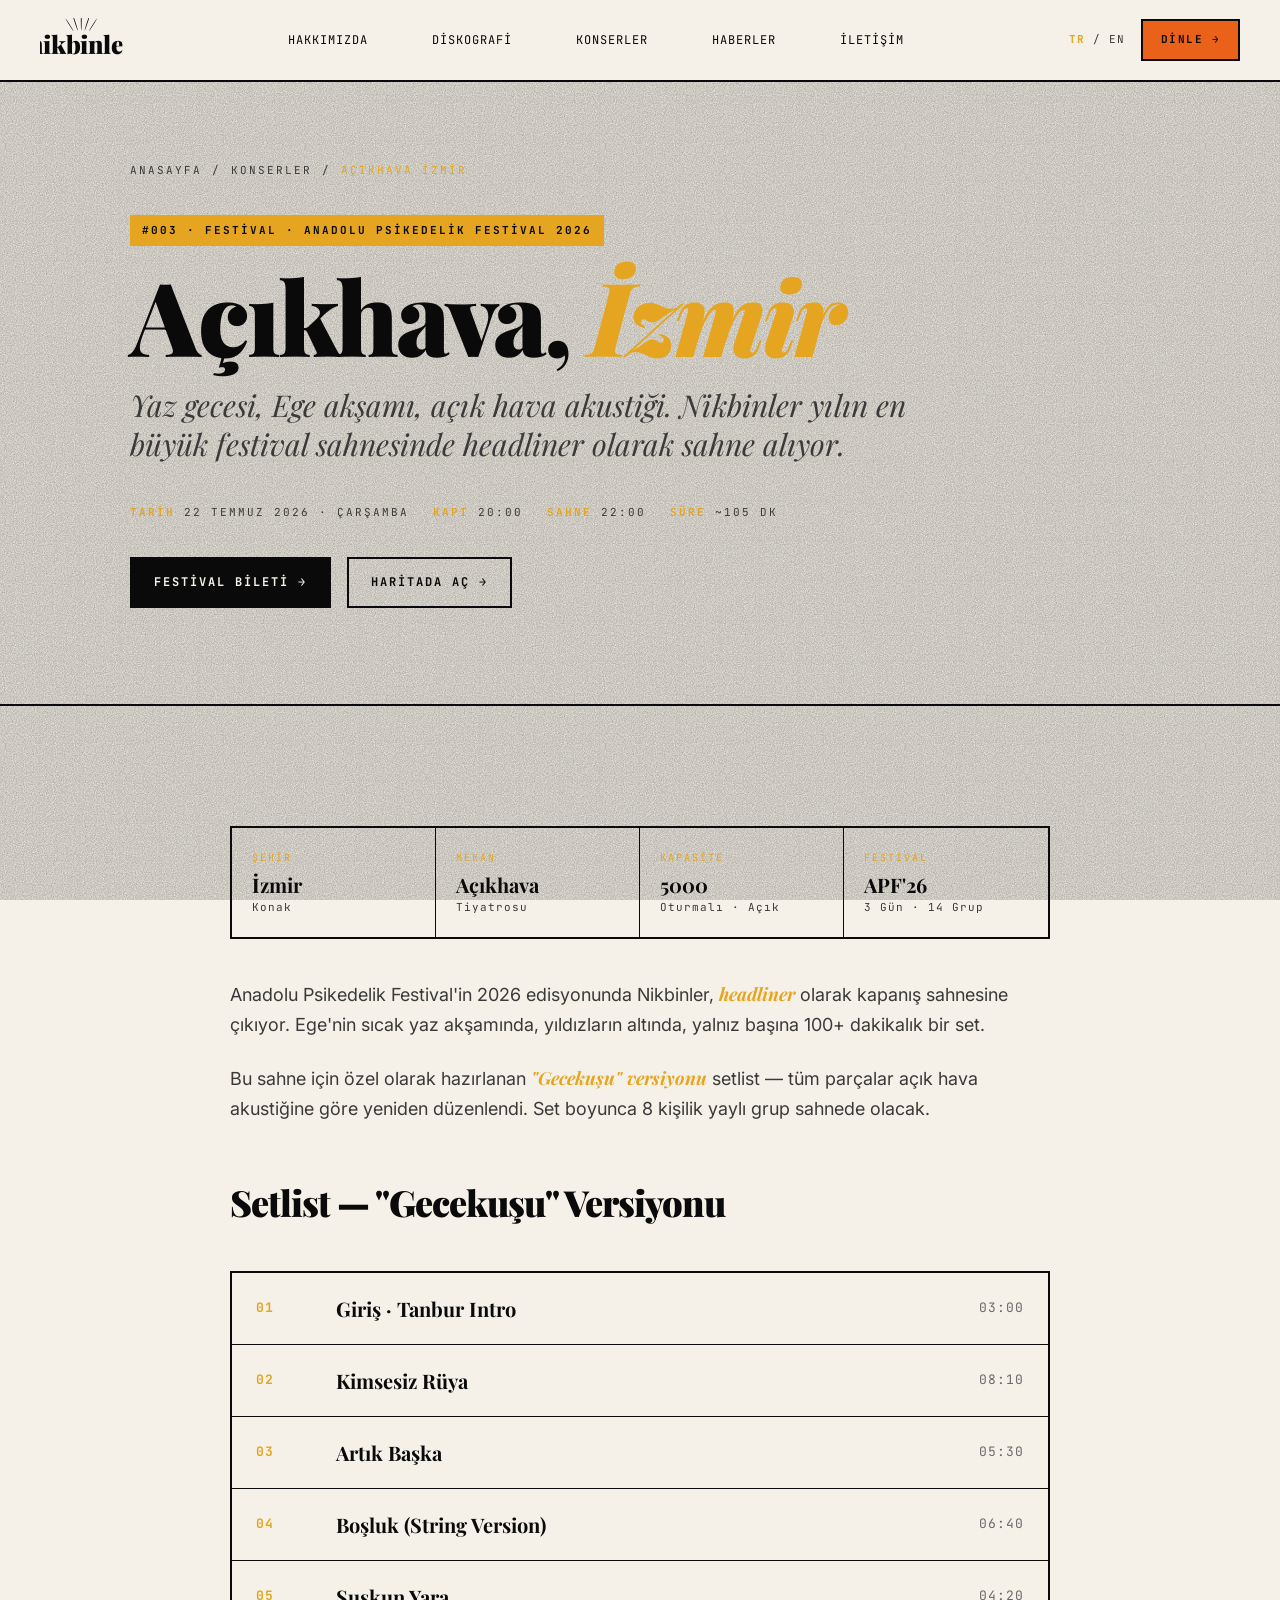
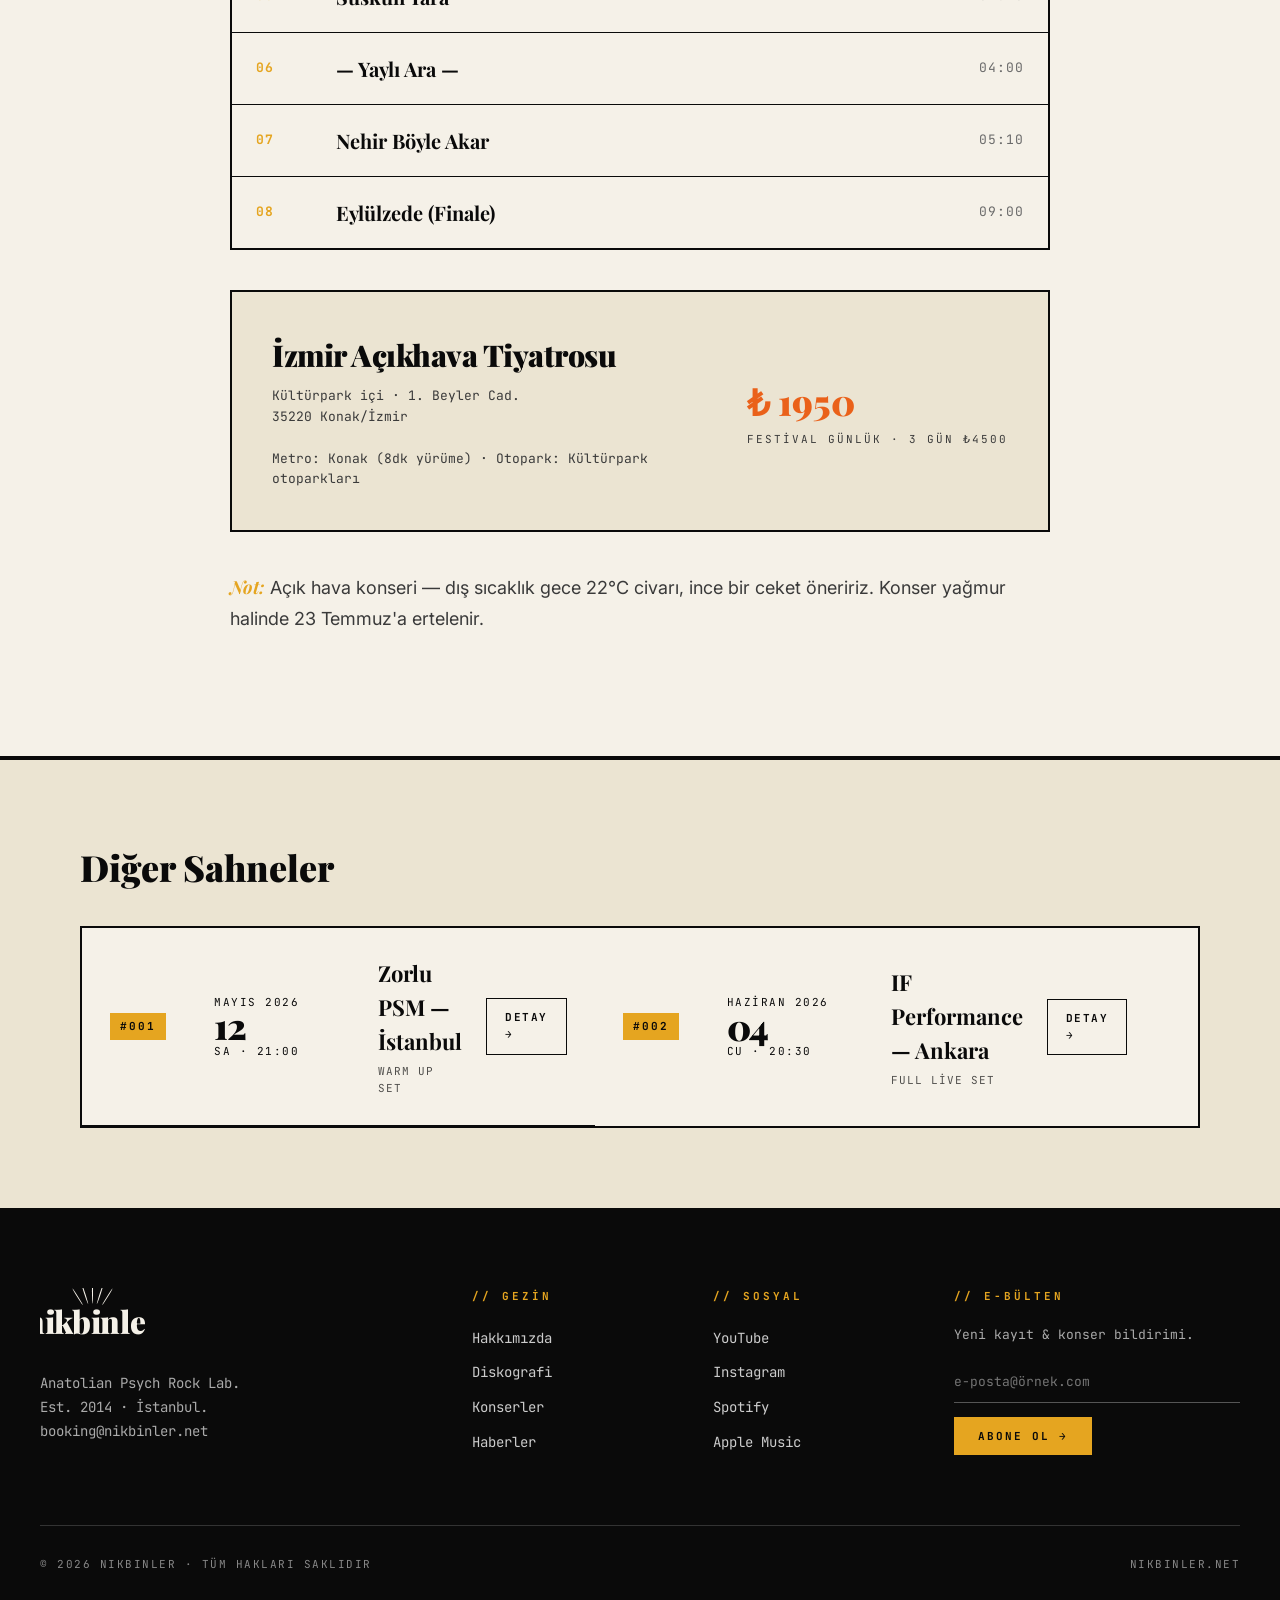
<file: konser/acikhava-izmir.html>
<!doctype html>
<html lang="tr">
<head>
<meta charset="utf-8">
<meta name="viewport" content="width=device-width,initial-scale=1">
<title>Açıkhava — İzmir · 22 Temmuz 2026 · Nikbinler</title>
<meta name="description" content="Nikbinler · Anadolu Psikedelik Festival — Açıkhava Tiyatrosu, İzmir. 22 Temmuz 2026 Çarşamba, 22:00.">
<link rel="preconnect" href="https://fonts.googleapis.com">
<link rel="preconnect" href="https://fonts.gstatic.com" crossorigin>
<link href="https://fonts.googleapis.com/css2?family=JetBrains+Mono:wght@400;500;700&family=Playfair+Display:ital,wght@0,700;0,900;1,700&family=Inter:wght@400;500&display=swap" rel="stylesheet">
<link rel="stylesheet" href="/shared/style.css">
</head>
<body>

<svg style="display:none" aria-hidden="true" xmlns="http://www.w3.org/2000/svg">
  <symbol id="nb-logo" viewBox="0 0 600 320">
    <g fill="currentColor" transform="translate(300 90)">
      <ellipse cx="0" cy="-70" rx="3" ry="70"/>
      <ellipse cx="-45" cy="-60" rx="3" ry="65" transform="rotate(-18 -45 -60)"/>
      <ellipse cx="45" cy="-60" rx="3" ry="65" transform="rotate(18 45 -60)"/>
      <ellipse cx="-85" cy="-40" rx="2.5" ry="55" transform="rotate(-32 -85 -40)"/>
      <ellipse cx="85" cy="-40" rx="2.5" ry="55" transform="rotate(32 85 -40)"/>
    </g>
    <text x="300" y="260" text-anchor="middle" fill="currentColor" font-family="'Alfa Slab One','Playfair Display',Georgia,serif" font-size="180" letter-spacing="-2" font-weight="900">nikbinler</text>
  </symbol>
</svg>

<nav>
  <div class="nav-inner">
    <a href="/" class="nav-logo" aria-label="Nikbinler"><svg viewBox="0 0 600 320"><use href="#nb-logo"/></svg></a>
    <div class="nav-menu" id="nav-menu">
      <a href="/#hakkimizda">Hakkımızda</a>
      <a href="/#diskografi">Diskografi</a>
      <a href="/#konserler">Konserler</a>
      <a href="/#haberler">Haberler</a>
      <a href="/#iletisim">İletişim</a>
    </div>
    <div class="nav-right">
      <span class="lang"><b>TR</b> / EN</span>
      <a href="/#dinle" class="nav-cta">Dinle →</a>
    </div>
    <button class="nav-toggle" aria-label="Menüyü aç/kapat" aria-expanded="false" aria-controls="nav-menu"><span></span><span></span><span></span></button>
  </div>
</nav>

<section class="detail-hero">
  <div class="container">
    <div class="breadcrumb"><a href="/">Anasayfa</a> / <a href="/#konserler">Konserler</a> / <span>Açıkhava İzmir</span></div>
    <div class="detail-kicker">#003 · Festival · Anadolu Psikedelik Festival 2026</div>
    <h1 class="detail-title">Açıkhava, <i>İzmir</i></h1>
    <p class="detail-sub">Yaz gecesi, Ege akşamı, açık hava akustiği. Nikbinler yılın en büyük festival sahnesinde headliner olarak sahne alıyor.</p>
    <div class="meta-row">
      <span><b>TARİH</b> 22 Temmuz 2026 · Çarşamba</span>
      <span><b>KAPI</b> 20:00</span>
      <span><b>SAHNE</b> 22:00</span>
      <span><b>SÜRE</b> ~105 dk</span>
    </div>
    <div class="cta-row">
      <a href="https://biletix.com" target="_blank" rel="noopener" class="primary">Festival Bileti →</a>
      <a href="https://maps.google.com/?q=Izmir+Acikhava+Tiyatrosu" target="_blank" rel="noopener">Haritada Aç →</a>
    </div>
  </div>
</section>

<section class="detail-body">
  <div class="container">
    <div class="info-grid">
      <div class="info-cell"><div class="k">Şehir</div><div class="v">İzmir<small>Konak</small></div></div>
      <div class="info-cell"><div class="k">Mekan</div><div class="v">Açıkhava<small>Tiyatrosu</small></div></div>
      <div class="info-cell"><div class="k">Kapasite</div><div class="v">5000<small>Oturmalı · Açık</small></div></div>
      <div class="info-cell"><div class="k">Festival</div><div class="v">APF'26<small>3 Gün · 14 Grup</small></div></div>
    </div>

    <p>Anadolu Psikedelik Festival'in 2026 edisyonunda Nikbinler, <i>headliner</i> olarak kapanış sahnesine çıkıyor. Ege'nin sıcak yaz akşamında, yıldızların altında, yalnız başına 100+ dakikalık bir set.</p>
    <p>Bu sahne için özel olarak hazırlanan <i>"Gecekuşu" versiyonu</i> setlist — tüm parçalar açık hava akustiğine göre yeniden düzenlendi. Set boyunca 8 kişilik yaylı grup sahnede olacak.</p>

    <h3>Setlist — "Gecekuşu" Versiyonu</h3>
    <ul class="tracklist">
      <li><span class="tn">01</span><span class="tt">Giriş · Tanbur Intro</span><span class="td">03:00</span></li>
      <li><span class="tn">02</span><span class="tt">Kimsesiz Rüya</span><span class="td">08:10</span></li>
      <li><span class="tn">03</span><span class="tt">Artık Başka</span><span class="td">05:30</span></li>
      <li><span class="tn">04</span><span class="tt">Boşluk (String Version)</span><span class="td">06:40</span></li>
      <li><span class="tn">05</span><span class="tt">Suskun Yara</span><span class="td">04:20</span></li>
      <li><span class="tn">06</span><span class="tt">— Yaylı Ara —</span><span class="td">04:00</span></li>
      <li><span class="tn">07</span><span class="tt">Nehir Böyle Akar</span><span class="td">05:10</span></li>
      <li><span class="tn">08</span><span class="tt">Eylülzede (Finale)</span><span class="td">09:00</span></li>
    </ul>

    <div class="venue-card">
      <div>
        <h4>İzmir Açıkhava Tiyatrosu</h4>
        <div class="addr">Kültürpark içi · 1. Beyler Cad.<br>35220 Konak/İzmir<br><br>Metro: Konak (8dk yürüme) · Otopark: Kültürpark otoparkları</div>
      </div>
      <div class="price">₺ 1950<small>Festival Günlük · 3 Gün ₺4500</small></div>
    </div>

    <p><i>Not:</i> Açık hava konseri — dış sıcaklık gece 22°C civarı, ince bir ceket öneririz. Konser yağmur halinde 23 Temmuz'a ertelenir.</p>
  </div>
</section>

<div class="related">
  <div class="container">
    <h3>Diğer Sahneler</h3>
    <div class="related-grid concert-list" style="margin-top:30px">
      <a href="/konser/zorlu-psm-istanbul" class="concert">
        <div class="c-num">#001</div>
        <div class="c-date">Mayıs 2026<b>12</b>Sa · 21:00</div>
        <div class="c-info"><h4>Zorlu PSM — İstanbul</h4><p>Warm Up Set</p></div>
        <span class="c-btn">Detay →</span>
      </a>
      <a href="/konser/if-performance-ankara" class="concert">
        <div class="c-num">#002</div>
        <div class="c-date">Haziran 2026<b>04</b>Cu · 20:30</div>
        <div class="c-info"><h4>IF Performance — Ankara</h4><p>Full Live Set</p></div>
        <span class="c-btn">Detay →</span>
      </a>
    </div>
  </div>
</div>

<footer>
  <div class="footer-grid">
    <div class="footer-brand">
      <svg viewBox="0 0 600 320"><use href="#nb-logo"/></svg>
      <p>Anatolian Psych Rock Lab.<br>Est. 2014 · İstanbul.<br>booking@nikbinler.net</p>
    </div>
    <div><h5>// Gezin</h5><ul><li><a href="/#hakkimizda">Hakkımızda</a></li><li><a href="/#diskografi">Diskografi</a></li><li><a href="/#konserler">Konserler</a></li><li><a href="/#haberler">Haberler</a></li></ul></div>
    <div><h5>// Sosyal</h5><ul><li><a href="https://youtube.com/@nikbinler" target="_blank" rel="noopener">YouTube</a></li><li><a href="https://instagram.com/nikbinlerband" target="_blank" rel="noopener">Instagram</a></li><li><a href="#">Spotify</a></li><li><a href="#">Apple Music</a></li></ul></div>
    <div class="newsletter"><h5>// E-Bülten</h5><p style="font-size:13px;color:#aaa;margin-bottom:16px;font-family:'JetBrains Mono',monospace">Yeni kayıt & konser bildirimi.</p><input type="email" placeholder="e-posta@örnek.com"><button>Abone Ol →</button></div>
  </div>
  <div class="copyright"><span>© 2026 NIKBINLER · TÜM HAKLARI SAKLIDIR</span><span>NIKBINLER.NET</span></div>
</footer>

<script>
(function(){var b=document.querySelector('.nav-toggle'),m=document.getElementById('nav-menu');if(!b||!m)return;b.addEventListener('click',function(){var o=m.classList.toggle('open');b.setAttribute('aria-expanded',o?'true':'false');});m.querySelectorAll('a').forEach(function(a){a.addEventListener('click',function(){m.classList.remove('open');b.setAttribute('aria-expanded','false');});});})();
</script>

</body>
</html>
</file>
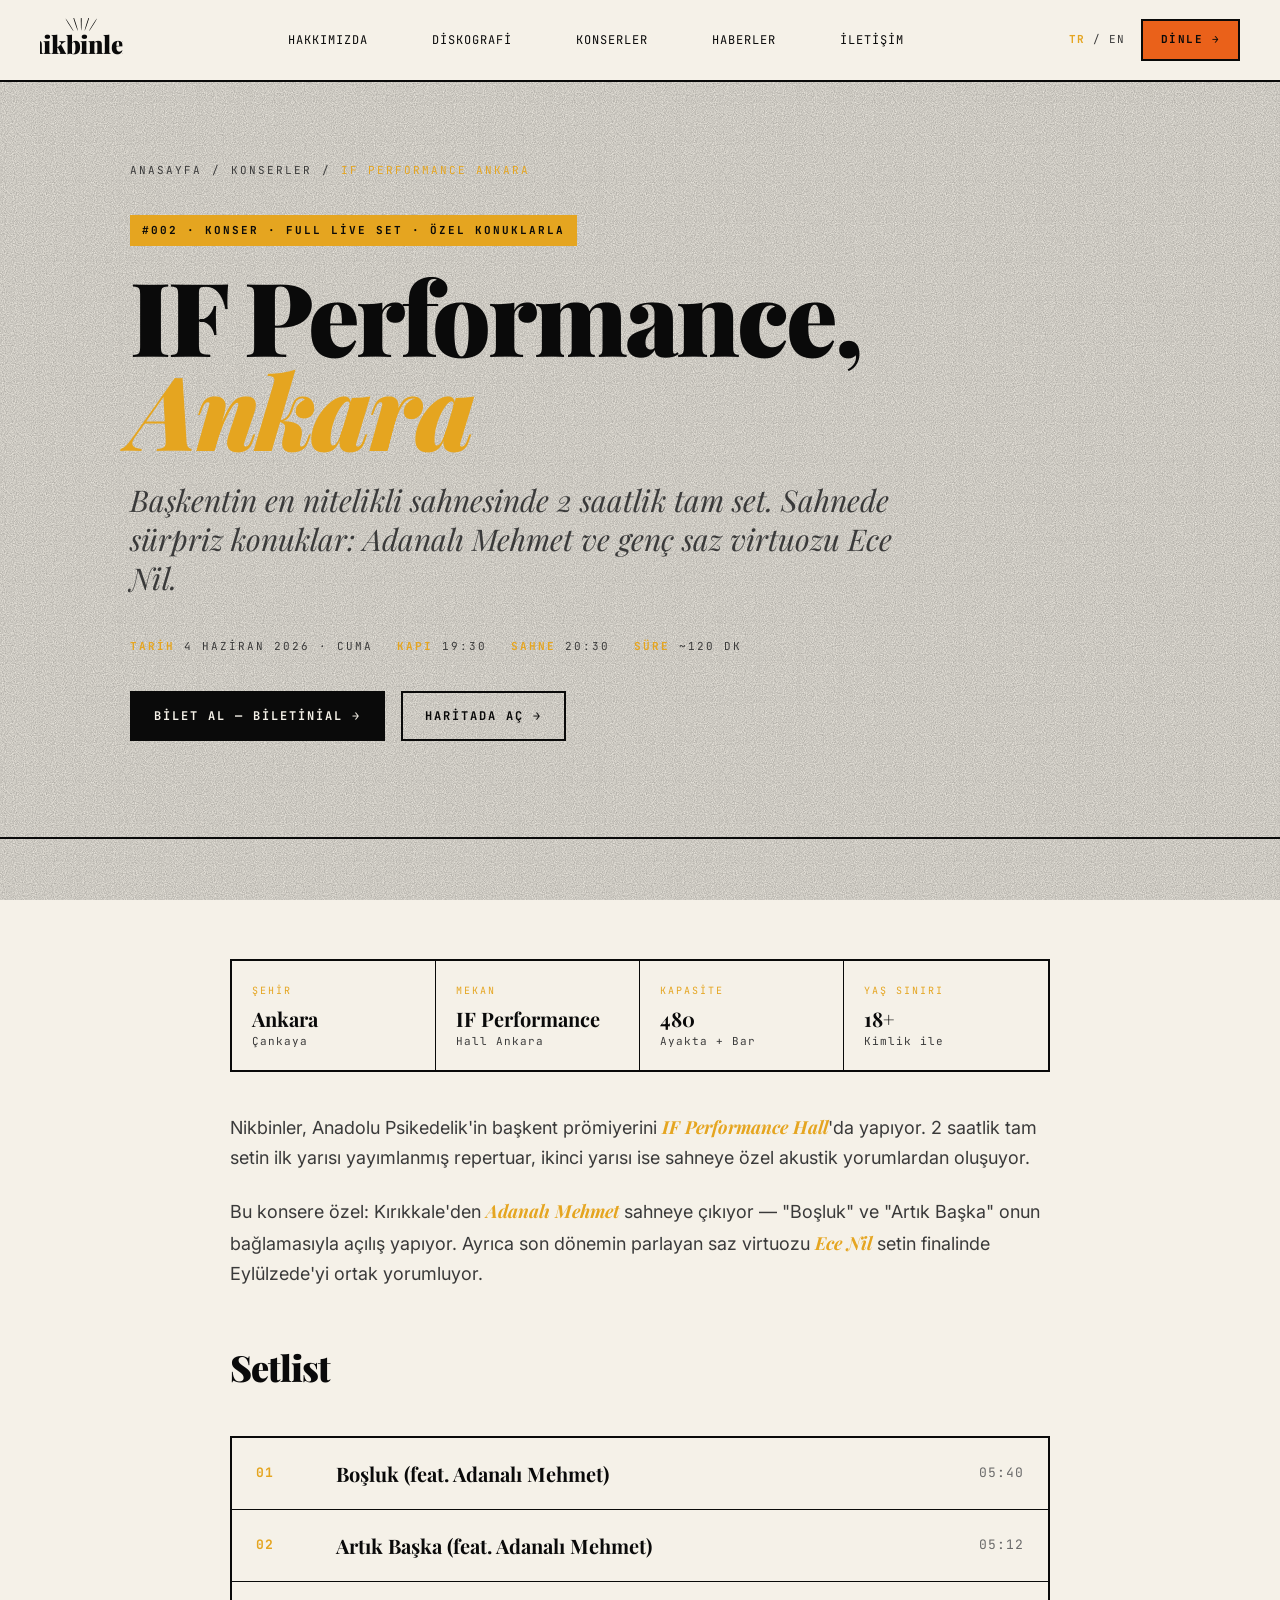
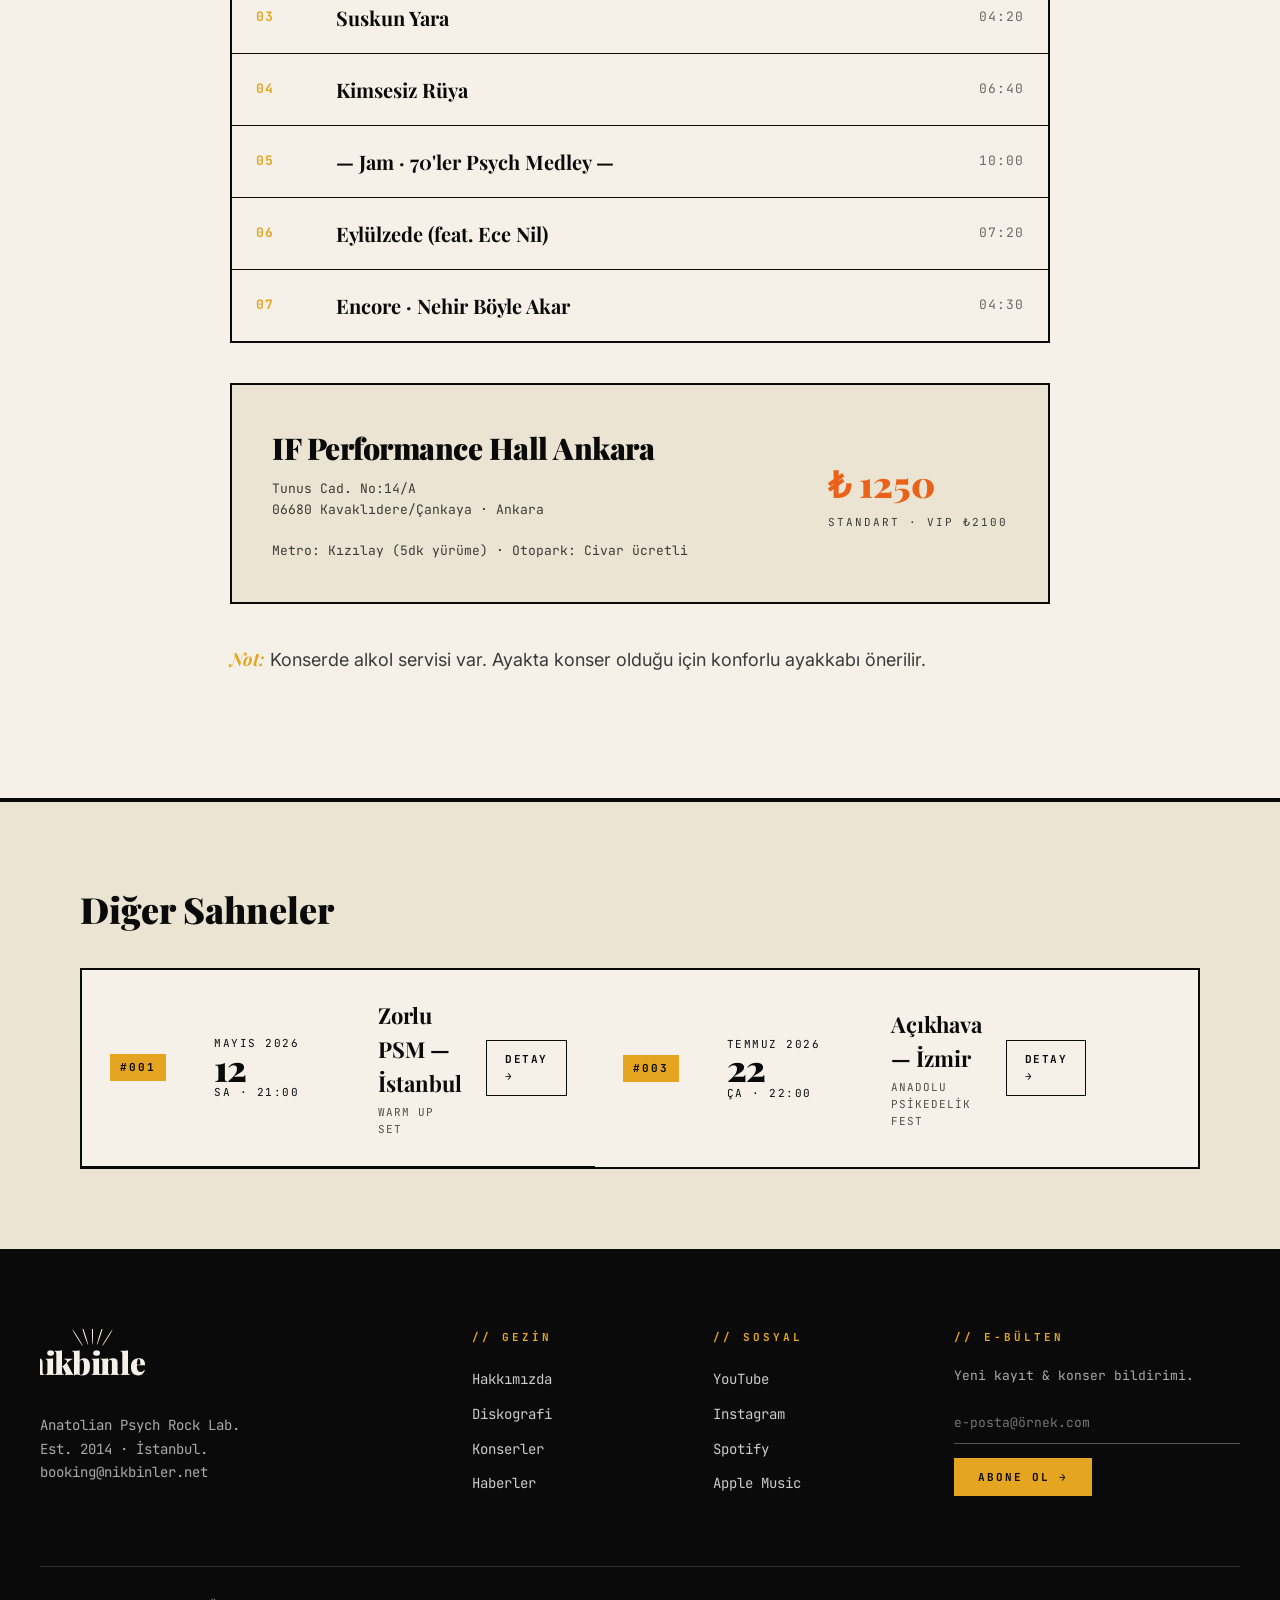
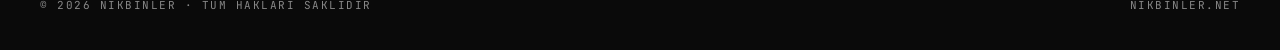
<file: konser/if-performance-ankara.html>
<!doctype html>
<html lang="tr">
<head>
<meta charset="utf-8">
<meta name="viewport" content="width=device-width,initial-scale=1">
<title>IF Performance — Ankara · 4 Haziran 2026 · Nikbinler</title>
<meta name="description" content="Nikbinler · Full Live Set — IF Performance Hall, Ankara. 4 Haziran 2026 Cuma, 20:30. Biletler satışta.">
<link rel="preconnect" href="https://fonts.googleapis.com">
<link rel="preconnect" href="https://fonts.gstatic.com" crossorigin>
<link href="https://fonts.googleapis.com/css2?family=JetBrains+Mono:wght@400;500;700&family=Playfair+Display:ital,wght@0,700;0,900;1,700&family=Inter:wght@400;500&display=swap" rel="stylesheet">
<link rel="stylesheet" href="/shared/style.css">
</head>
<body>

<svg style="display:none" aria-hidden="true" xmlns="http://www.w3.org/2000/svg">
  <symbol id="nb-logo" viewBox="0 0 600 320">
    <g fill="currentColor" transform="translate(300 90)">
      <ellipse cx="0" cy="-70" rx="3" ry="70"/>
      <ellipse cx="-45" cy="-60" rx="3" ry="65" transform="rotate(-18 -45 -60)"/>
      <ellipse cx="45" cy="-60" rx="3" ry="65" transform="rotate(18 45 -60)"/>
      <ellipse cx="-85" cy="-40" rx="2.5" ry="55" transform="rotate(-32 -85 -40)"/>
      <ellipse cx="85" cy="-40" rx="2.5" ry="55" transform="rotate(32 85 -40)"/>
    </g>
    <text x="300" y="260" text-anchor="middle" fill="currentColor" font-family="'Alfa Slab One','Playfair Display',Georgia,serif" font-size="180" letter-spacing="-2" font-weight="900">nikbinler</text>
  </symbol>
</svg>

<nav>
  <div class="nav-inner">
    <a href="/" class="nav-logo" aria-label="Nikbinler"><svg viewBox="0 0 600 320"><use href="#nb-logo"/></svg></a>
    <div class="nav-menu" id="nav-menu">
      <a href="/#hakkimizda">Hakkımızda</a>
      <a href="/#diskografi">Diskografi</a>
      <a href="/#konserler">Konserler</a>
      <a href="/#haberler">Haberler</a>
      <a href="/#iletisim">İletişim</a>
    </div>
    <div class="nav-right">
      <span class="lang"><b>TR</b> / EN</span>
      <a href="/#dinle" class="nav-cta">Dinle →</a>
    </div>
    <button class="nav-toggle" aria-label="Menüyü aç/kapat" aria-expanded="false" aria-controls="nav-menu"><span></span><span></span><span></span></button>
  </div>
</nav>

<section class="detail-hero">
  <div class="container">
    <div class="breadcrumb"><a href="/">Anasayfa</a> / <a href="/#konserler">Konserler</a> / <span>IF Performance Ankara</span></div>
    <div class="detail-kicker">#002 · Konser · Full Live Set · Özel Konuklarla</div>
    <h1 class="detail-title">IF Performance, <i>Ankara</i></h1>
    <p class="detail-sub">Başkentin en nitelikli sahnesinde 2 saatlik tam set. Sahnede sürpriz konuklar: Adanalı Mehmet ve genç saz virtuozu Ece Nil.</p>
    <div class="meta-row">
      <span><b>TARİH</b> 4 Haziran 2026 · Cuma</span>
      <span><b>KAPI</b> 19:30</span>
      <span><b>SAHNE</b> 20:30</span>
      <span><b>SÜRE</b> ~120 dk</span>
    </div>
    <div class="cta-row">
      <a href="https://biletinial.com" target="_blank" rel="noopener" class="primary">Bilet Al — Biletinial →</a>
      <a href="https://maps.google.com/?q=IF+Performance+Ankara" target="_blank" rel="noopener">Haritada Aç →</a>
    </div>
  </div>
</section>

<section class="detail-body">
  <div class="container">
    <div class="info-grid">
      <div class="info-cell"><div class="k">Şehir</div><div class="v">Ankara<small>Çankaya</small></div></div>
      <div class="info-cell"><div class="k">Mekan</div><div class="v">IF Performance<small>Hall Ankara</small></div></div>
      <div class="info-cell"><div class="k">Kapasite</div><div class="v">480<small>Ayakta + Bar</small></div></div>
      <div class="info-cell"><div class="k">Yaş Sınırı</div><div class="v">18+<small>Kimlik ile</small></div></div>
    </div>

    <p>Nikbinler, Anadolu Psikedelik'in başkent prömiyerini <i>IF Performance Hall</i>'da yapıyor. 2 saatlik tam setin ilk yarısı yayımlanmış repertuar, ikinci yarısı ise sahneye özel akustik yorumlardan oluşuyor.</p>
    <p>Bu konsere özel: Kırıkkale'den <i>Adanalı Mehmet</i> sahneye çıkıyor — "Boşluk" ve "Artık Başka" onun bağlamasıyla açılış yapıyor. Ayrıca son dönemin parlayan saz virtuozu <i>Ece Nil</i> setin finalinde Eylülzede'yi ortak yorumluyor.</p>

    <h3>Setlist</h3>
    <ul class="tracklist">
      <li><span class="tn">01</span><span class="tt">Boşluk (feat. Adanalı Mehmet)</span><span class="td">05:40</span></li>
      <li><span class="tn">02</span><span class="tt">Artık Başka (feat. Adanalı Mehmet)</span><span class="td">05:12</span></li>
      <li><span class="tn">03</span><span class="tt">Suskun Yara</span><span class="td">04:20</span></li>
      <li><span class="tn">04</span><span class="tt">Kimsesiz Rüya</span><span class="td">06:40</span></li>
      <li><span class="tn">05</span><span class="tt">— Jam · 70'ler Psych Medley —</span><span class="td">10:00</span></li>
      <li><span class="tn">06</span><span class="tt">Eylülzede (feat. Ece Nil)</span><span class="td">07:20</span></li>
      <li><span class="tn">07</span><span class="tt">Encore · Nehir Böyle Akar</span><span class="td">04:30</span></li>
    </ul>

    <div class="venue-card">
      <div>
        <h4>IF Performance Hall Ankara</h4>
        <div class="addr">Tunus Cad. No:14/A<br>06680 Kavaklıdere/Çankaya · Ankara<br><br>Metro: Kızılay (5dk yürüme) · Otopark: Civar ücretli</div>
      </div>
      <div class="price">₺ 1250<small>Standart · VIP ₺2100</small></div>
    </div>

    <p><i>Not:</i> Konserde alkol servisi var. Ayakta konser olduğu için konforlu ayakkabı önerilir.</p>
  </div>
</section>

<div class="related">
  <div class="container">
    <h3>Diğer Sahneler</h3>
    <div class="related-grid concert-list" style="margin-top:30px">
      <a href="/konser/zorlu-psm-istanbul" class="concert">
        <div class="c-num">#001</div>
        <div class="c-date">Mayıs 2026<b>12</b>Sa · 21:00</div>
        <div class="c-info"><h4>Zorlu PSM — İstanbul</h4><p>Warm Up Set</p></div>
        <span class="c-btn">Detay →</span>
      </a>
      <a href="/konser/acikhava-izmir" class="concert">
        <div class="c-num">#003</div>
        <div class="c-date">Temmuz 2026<b>22</b>Ça · 22:00</div>
        <div class="c-info"><h4>Açıkhava — İzmir</h4><p>Anadolu Psikedelik Fest</p></div>
        <span class="c-btn">Detay →</span>
      </a>
    </div>
  </div>
</div>

<footer>
  <div class="footer-grid">
    <div class="footer-brand">
      <svg viewBox="0 0 600 320"><use href="#nb-logo"/></svg>
      <p>Anatolian Psych Rock Lab.<br>Est. 2014 · İstanbul.<br>booking@nikbinler.net</p>
    </div>
    <div><h5>// Gezin</h5><ul><li><a href="/#hakkimizda">Hakkımızda</a></li><li><a href="/#diskografi">Diskografi</a></li><li><a href="/#konserler">Konserler</a></li><li><a href="/#haberler">Haberler</a></li></ul></div>
    <div><h5>// Sosyal</h5><ul><li><a href="https://youtube.com/@nikbinler" target="_blank" rel="noopener">YouTube</a></li><li><a href="https://instagram.com/nikbinlerband" target="_blank" rel="noopener">Instagram</a></li><li><a href="#">Spotify</a></li><li><a href="#">Apple Music</a></li></ul></div>
    <div class="newsletter"><h5>// E-Bülten</h5><p style="font-size:13px;color:#aaa;margin-bottom:16px;font-family:'JetBrains Mono',monospace">Yeni kayıt & konser bildirimi.</p><input type="email" placeholder="e-posta@örnek.com"><button>Abone Ol →</button></div>
  </div>
  <div class="copyright"><span>© 2026 NIKBINLER · TÜM HAKLARI SAKLIDIR</span><span>NIKBINLER.NET</span></div>
</footer>

<script>
(function(){var b=document.querySelector('.nav-toggle'),m=document.getElementById('nav-menu');if(!b||!m)return;b.addEventListener('click',function(){var o=m.classList.toggle('open');b.setAttribute('aria-expanded',o?'true':'false');});m.querySelectorAll('a').forEach(function(a){a.addEventListener('click',function(){m.classList.remove('open');b.setAttribute('aria-expanded','false');});});})();
</script>

</body>
</html>
</file>
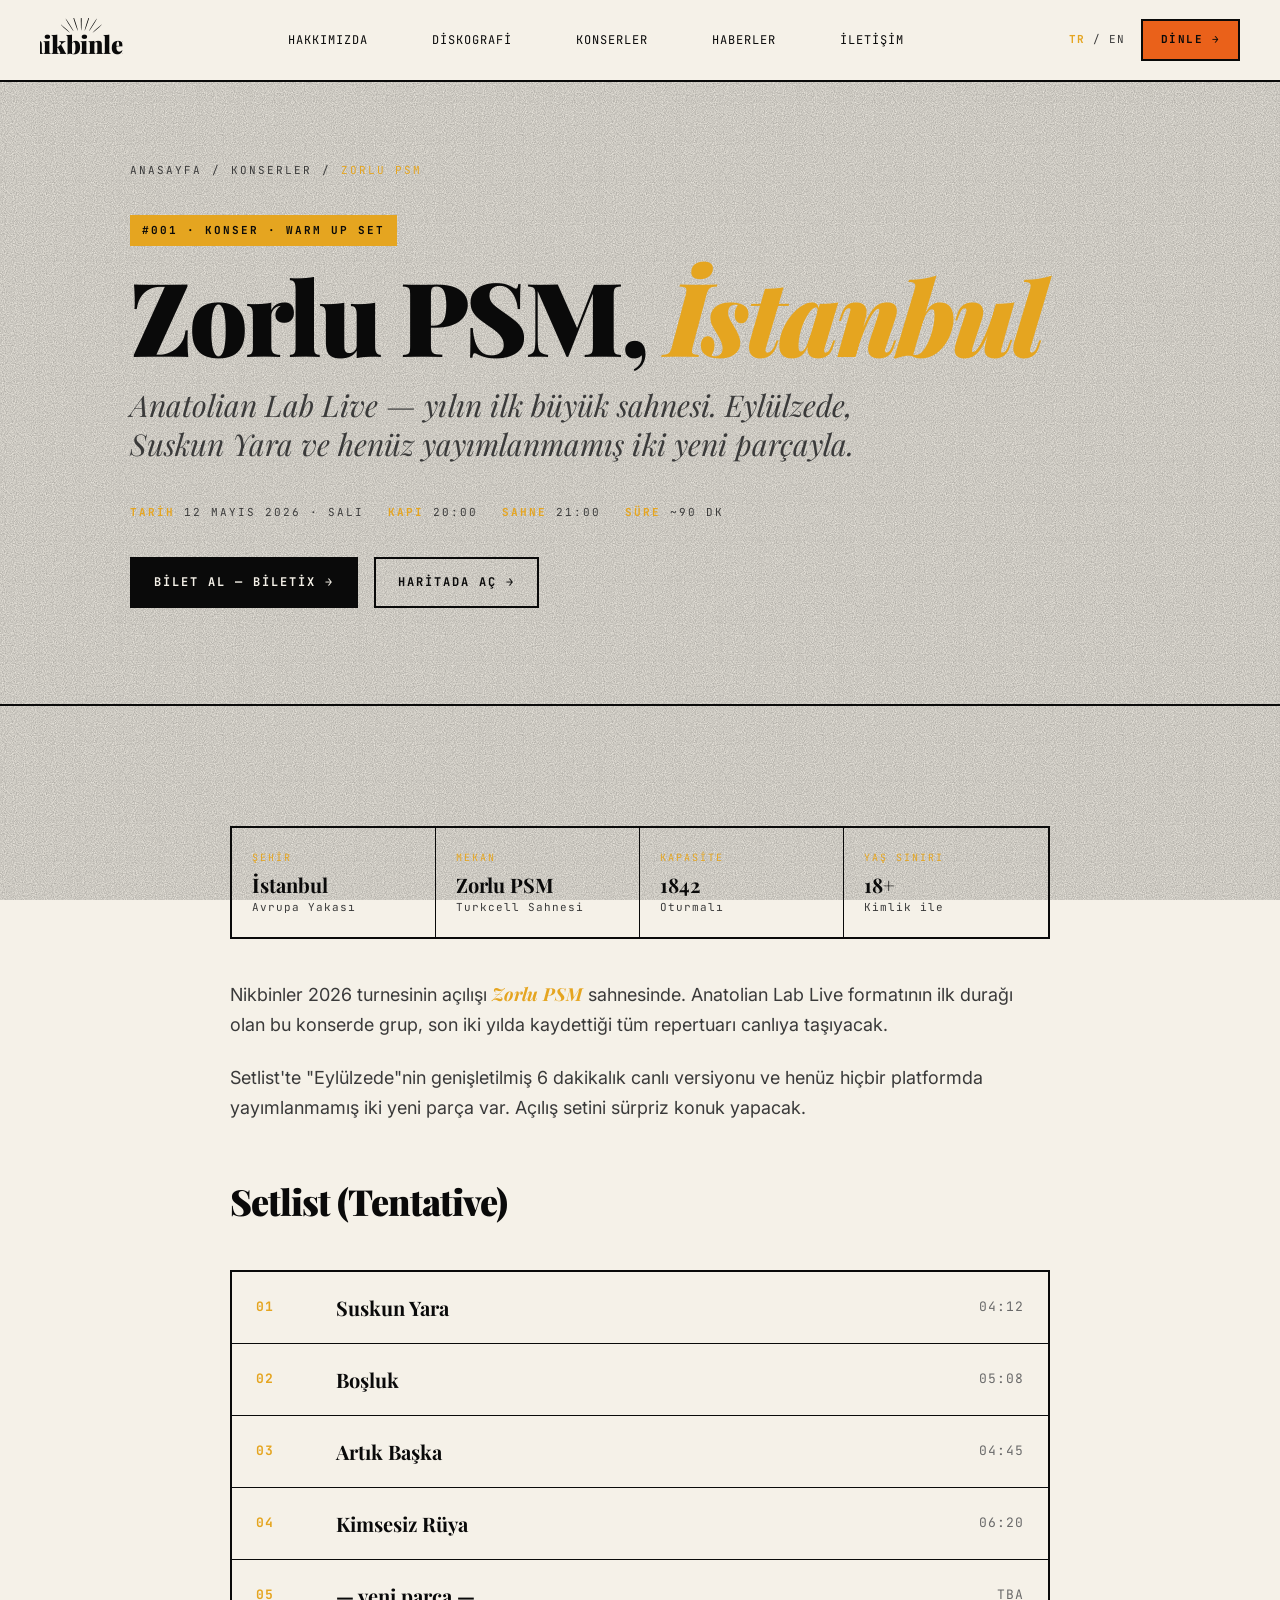
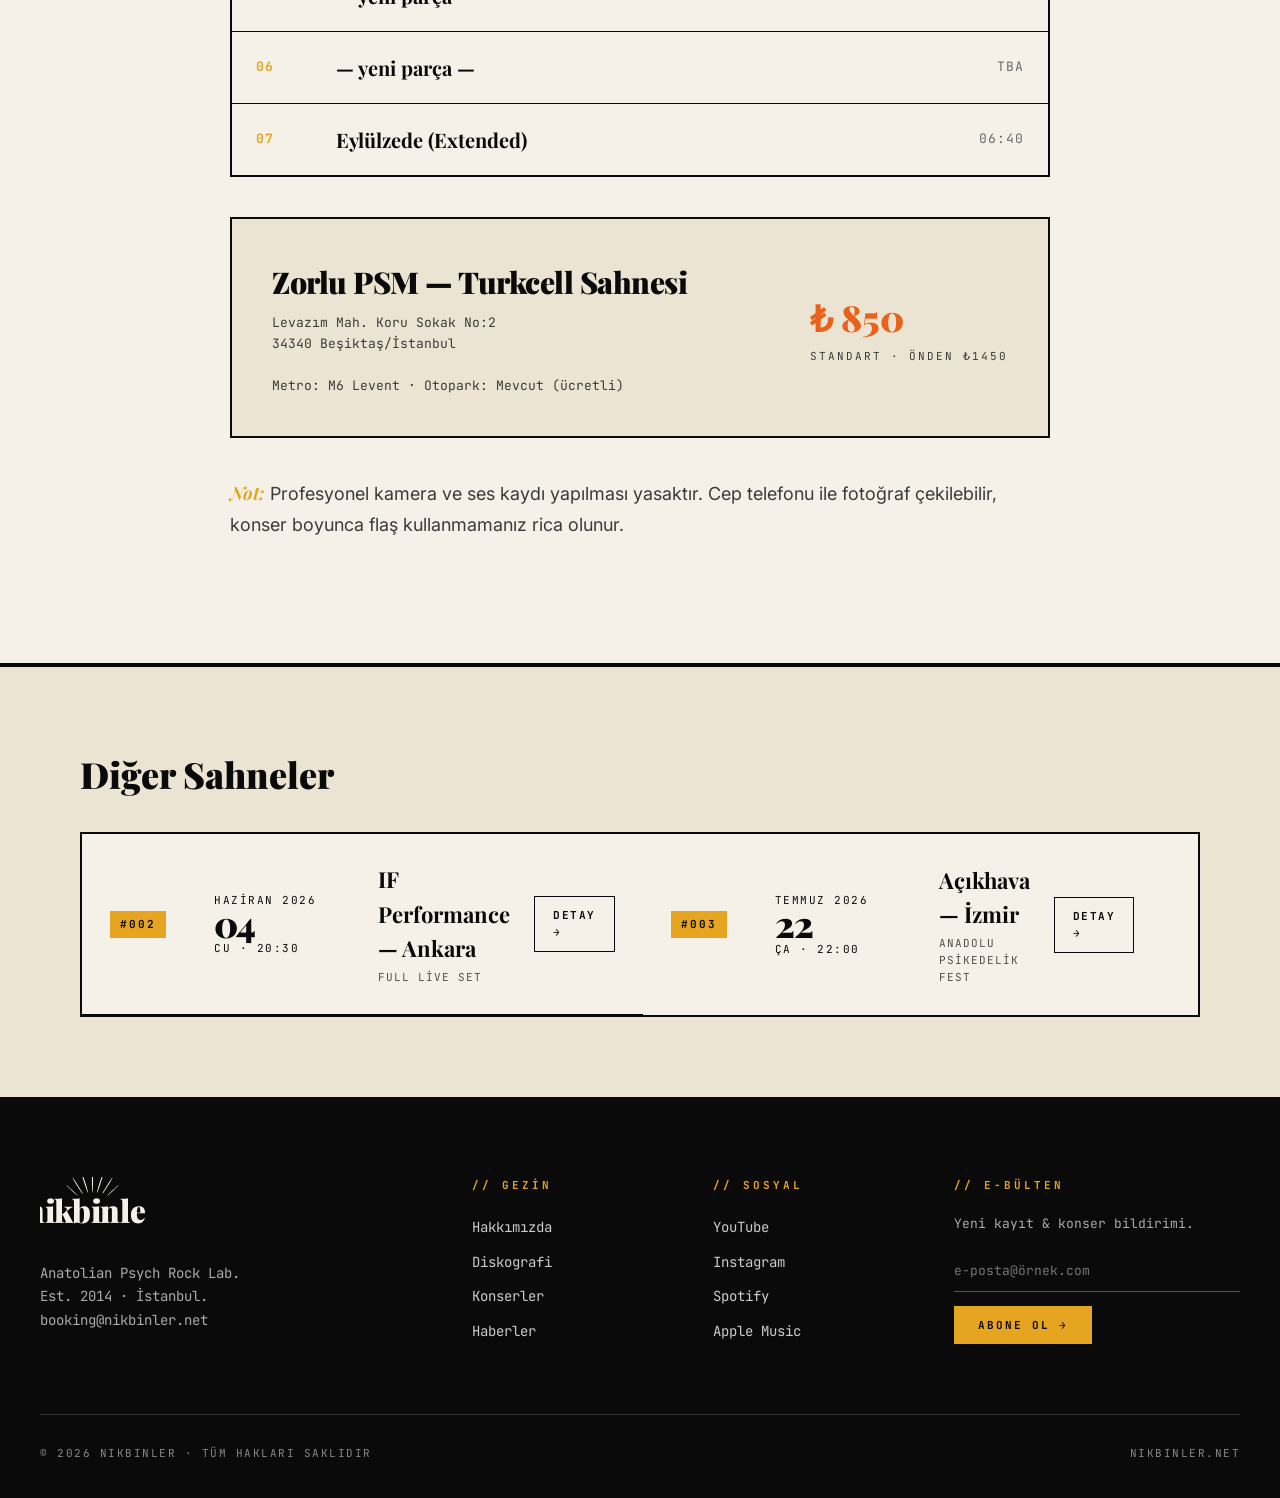
<file: konser/zorlu-psm-istanbul.html>
<!doctype html>
<html lang="tr">
<head>
<meta charset="utf-8">
<meta name="viewport" content="width=device-width,initial-scale=1">
<title>Zorlu PSM — İstanbul · 12 Mayıs 2026 · Nikbinler</title>
<meta name="description" content="Nikbinler · Anatolian Lab Live — Zorlu PSM, İstanbul. 12 Mayıs 2026 Salı, 21:00. Biletler satışta.">
<link rel="preconnect" href="https://fonts.googleapis.com">
<link rel="preconnect" href="https://fonts.gstatic.com" crossorigin>
<link href="https://fonts.googleapis.com/css2?family=JetBrains+Mono:wght@400;500;700&family=Playfair+Display:ital,wght@0,700;0,900;1,700&family=Inter:wght@400;500&display=swap" rel="stylesheet">
<link rel="stylesheet" href="/shared/style.css">
</head>
<body>

<svg style="display:none" aria-hidden="true" xmlns="http://www.w3.org/2000/svg">
  <symbol id="nb-logo" viewBox="0 0 600 320">
    <g fill="currentColor" transform="translate(300 90)">
      <ellipse cx="0" cy="-70" rx="3" ry="70"/>
      <ellipse cx="-45" cy="-60" rx="3" ry="65" transform="rotate(-18 -45 -60)"/>
      <ellipse cx="45" cy="-60" rx="3" ry="65" transform="rotate(18 45 -60)"/>
      <ellipse cx="-85" cy="-40" rx="2.5" ry="55" transform="rotate(-32 -85 -40)"/>
      <ellipse cx="85" cy="-40" rx="2.5" ry="55" transform="rotate(32 85 -40)"/>
      <ellipse cx="-115" cy="-12" rx="2" ry="45" transform="rotate(-48 -115 -12)"/>
      <ellipse cx="115" cy="-12" rx="2" ry="45" transform="rotate(48 115 -12)"/>
    </g>
    <text x="300" y="260" text-anchor="middle" fill="currentColor" font-family="'Alfa Slab One','Playfair Display',Georgia,serif" font-size="180" letter-spacing="-2" font-weight="900">nikbinler</text>
  </symbol>
</svg>

<nav>
  <div class="nav-inner">
    <a href="/" class="nav-logo" aria-label="Nikbinler"><svg viewBox="0 0 600 320"><use href="#nb-logo"/></svg></a>
    <div class="nav-menu" id="nav-menu">
      <a href="/#hakkimizda">Hakkımızda</a>
      <a href="/#diskografi">Diskografi</a>
      <a href="/#konserler">Konserler</a>
      <a href="/#haberler">Haberler</a>
      <a href="/#iletisim">İletişim</a>
    </div>
    <div class="nav-right">
      <span class="lang"><b>TR</b> / EN</span>
      <a href="/#dinle" class="nav-cta">Dinle →</a>
    </div>
    <button class="nav-toggle" aria-label="Menüyü aç/kapat" aria-expanded="false" aria-controls="nav-menu"><span></span><span></span><span></span></button>
  </div>
</nav>

<section class="detail-hero">
  <div class="container">
    <div class="breadcrumb"><a href="/">Anasayfa</a> / <a href="/#konserler">Konserler</a> / <span>Zorlu PSM</span></div>
    <div class="detail-kicker">#001 · Konser · Warm Up Set</div>
    <h1 class="detail-title">Zorlu PSM, <i>İstanbul</i></h1>
    <p class="detail-sub">Anatolian Lab Live — yılın ilk büyük sahnesi. Eylülzede, Suskun Yara ve henüz yayımlanmamış iki yeni parçayla.</p>
    <div class="meta-row">
      <span><b>TARİH</b> 12 Mayıs 2026 · Salı</span>
      <span><b>KAPI</b> 20:00</span>
      <span><b>SAHNE</b> 21:00</span>
      <span><b>SÜRE</b> ~90 dk</span>
    </div>
    <div class="cta-row">
      <a href="https://biletix.com" target="_blank" rel="noopener" class="primary">Bilet Al — Biletix →</a>
      <a href="https://maps.google.com/?q=Zorlu+PSM+Istanbul" target="_blank" rel="noopener">Haritada Aç →</a>
    </div>
  </div>
</section>

<section class="detail-body">
  <div class="container">
    <div class="info-grid">
      <div class="info-cell"><div class="k">Şehir</div><div class="v">İstanbul<small>Avrupa Yakası</small></div></div>
      <div class="info-cell"><div class="k">Mekan</div><div class="v">Zorlu PSM<small>Turkcell Sahnesi</small></div></div>
      <div class="info-cell"><div class="k">Kapasite</div><div class="v">1842<small>Oturmalı</small></div></div>
      <div class="info-cell"><div class="k">Yaş Sınırı</div><div class="v">18+<small>Kimlik ile</small></div></div>
    </div>

    <p>Nikbinler 2026 turnesinin açılışı <i>Zorlu PSM</i> sahnesinde. Anatolian Lab Live formatının ilk durağı olan bu konserde grup, son iki yılda kaydettiği tüm repertuarı canlıya taşıyacak.</p>
    <p>Setlist'te "Eylülzede"nin genişletilmiş 6 dakikalık canlı versiyonu ve henüz hiçbir platformda yayımlanmamış iki yeni parça var. Açılış setini sürpriz konuk yapacak.</p>

    <h3>Setlist (Tentative)</h3>
    <ul class="tracklist">
      <li><span class="tn">01</span><span class="tt">Suskun Yara</span><span class="td">04:12</span></li>
      <li><span class="tn">02</span><span class="tt">Boşluk</span><span class="td">05:08</span></li>
      <li><span class="tn">03</span><span class="tt">Artık Başka</span><span class="td">04:45</span></li>
      <li><span class="tn">04</span><span class="tt">Kimsesiz Rüya</span><span class="td">06:20</span></li>
      <li><span class="tn">05</span><span class="tt">— yeni parça —</span><span class="td">TBA</span></li>
      <li><span class="tn">06</span><span class="tt">— yeni parça —</span><span class="td">TBA</span></li>
      <li><span class="tn">07</span><span class="tt">Eylülzede (Extended)</span><span class="td">06:40</span></li>
    </ul>

    <div class="venue-card">
      <div>
        <h4>Zorlu PSM — Turkcell Sahnesi</h4>
        <div class="addr">Levazım Mah. Koru Sokak No:2<br>34340 Beşiktaş/İstanbul<br><br>Metro: M6 Levent · Otopark: Mevcut (ücretli)</div>
      </div>
      <div class="price">₺ 850<small>Standart · Önden ₺1450</small></div>
    </div>

    <p><i>Not:</i> Profesyonel kamera ve ses kaydı yapılması yasaktır. Cep telefonu ile fotoğraf çekilebilir, konser boyunca flaş kullanmamanız rica olunur.</p>
  </div>
</section>

<div class="related">
  <div class="container">
    <h3>Diğer Sahneler</h3>
    <div class="related-grid concert-list" style="margin-top:30px">
      <a href="/konser/if-performance-ankara" class="concert">
        <div class="c-num">#002</div>
        <div class="c-date">Haziran 2026<b>04</b>Cu · 20:30</div>
        <div class="c-info"><h4>IF Performance — Ankara</h4><p>Full Live Set</p></div>
        <span class="c-btn">Detay →</span>
      </a>
      <a href="/konser/acikhava-izmir" class="concert">
        <div class="c-num">#003</div>
        <div class="c-date">Temmuz 2026<b>22</b>Ça · 22:00</div>
        <div class="c-info"><h4>Açıkhava — İzmir</h4><p>Anadolu Psikedelik Fest</p></div>
        <span class="c-btn">Detay →</span>
      </a>
    </div>
  </div>
</div>

<footer>
  <div class="footer-grid">
    <div class="footer-brand">
      <svg viewBox="0 0 600 320"><use href="#nb-logo"/></svg>
      <p>Anatolian Psych Rock Lab.<br>Est. 2014 · İstanbul.<br>booking@nikbinler.net</p>
    </div>
    <div><h5>// Gezin</h5><ul><li><a href="/#hakkimizda">Hakkımızda</a></li><li><a href="/#diskografi">Diskografi</a></li><li><a href="/#konserler">Konserler</a></li><li><a href="/#haberler">Haberler</a></li></ul></div>
    <div><h5>// Sosyal</h5><ul><li><a href="https://youtube.com/@nikbinler" target="_blank" rel="noopener">YouTube</a></li><li><a href="https://instagram.com/nikbinlerband" target="_blank" rel="noopener">Instagram</a></li><li><a href="#">Spotify</a></li><li><a href="#">Apple Music</a></li></ul></div>
    <div class="newsletter"><h5>// E-Bülten</h5><p style="font-size:13px;color:#aaa;margin-bottom:16px;font-family:'JetBrains Mono',monospace">Yeni kayıt & konser bildirimi.</p><input type="email" placeholder="e-posta@örnek.com"><button>Abone Ol →</button></div>
  </div>
  <div class="copyright"><span>© 2026 NIKBINLER · TÜM HAKLARI SAKLIDIR</span><span>NIKBINLER.NET</span></div>
</footer>

<script>
(function(){var b=document.querySelector('.nav-toggle'),m=document.getElementById('nav-menu');if(!b||!m)return;b.addEventListener('click',function(){var o=m.classList.toggle('open');b.setAttribute('aria-expanded',o?'true':'false');});m.querySelectorAll('a').forEach(function(a){a.addEventListener('click',function(){m.classList.remove('open');b.setAttribute('aria-expanded','false');});});})();
</script>

</body>
</html>
</file>
<file: shared/style.css>
:root{
  --paper:#f5f1e8;
  --paper2:#ebe4d2;
  --ink:#0a0a0a;
  --ink-dim:#3a3a3a;
  --ink-light:#6a6a6a;
  --accent:#e5a520;
  --accent-hi:#ea611a;
  --accent-deep:#b8810c;
  --tape:#f5d048;
}
*{box-sizing:border-box;margin:0;padding:0}
html{scroll-behavior:smooth}
body{background:var(--paper);color:var(--ink);font-family:'Inter',system-ui,sans-serif;font-weight:400;line-height:1.55;overflow-x:hidden;position:relative}
body::before{content:"";position:fixed;inset:0;background-image:url("/shared/img/noise.svg"),repeating-linear-gradient(0deg,transparent 0,transparent 39px,rgba(10,10,10,.04) 39px,rgba(10,10,10,.04) 40px),repeating-linear-gradient(90deg,transparent 0,transparent 39px,rgba(10,10,10,.04) 39px,rgba(10,10,10,.04) 40px);opacity:.6;pointer-events:none;z-index:1;mix-blend-mode:multiply}
a{color:inherit;text-decoration:none}
img{max-width:100%;display:block}
.container{max-width:1320px;margin:0 auto;padding:0 40px;position:relative;z-index:2}

nav{position:sticky;top:0;z-index:100;background:var(--paper);border-bottom:2px solid var(--ink)}
.nav-inner{display:grid;grid-template-columns:auto 1fr auto;gap:40px;align-items:center;padding:18px 40px;max-width:1400px;margin:0 auto}
.nav-logo{color:var(--ink);height:44px}
.nav-logo svg{height:100%;width:auto}
.nav-menu{display:flex;gap:32px;align-items:center;justify-content:center}
.nav-menu a{font-family:'JetBrains Mono',monospace;font-size:12px;letter-spacing:1px;text-transform:uppercase;color:var(--ink);transition:color .15s;position:relative}
.nav-menu a::before{content:"[ ";color:var(--accent);opacity:0;transition:opacity .15s}
.nav-menu a::after{content:" ]";color:var(--accent);opacity:0;transition:opacity .15s}
.nav-menu a:hover::before,.nav-menu a:hover::after{opacity:1}
.nav-right{display:flex;gap:16px;align-items:center}
.nav-cta{background:var(--accent-hi);color:var(--ink);padding:10px 18px;font-family:'JetBrains Mono',monospace;font-size:11px;letter-spacing:1.5px;text-transform:uppercase;font-weight:700;border:2px solid var(--ink)}
.nav-cta:hover{background:var(--ink);color:var(--paper);border-color:var(--ink)}
.lang{font-family:'JetBrains Mono',monospace;font-size:11px;color:var(--ink-dim);letter-spacing:1px}
.lang b{color:var(--accent)}
.nav-toggle{display:none;background:none;border:2px solid var(--ink);width:42px;height:42px;cursor:pointer;padding:0;position:relative}
.nav-toggle span{display:block;width:20px;height:2px;background:var(--ink);margin:4px auto;transition:transform .25s,opacity .2s}
.nav-toggle[aria-expanded="true"] span:nth-child(1){transform:translateY(6px) rotate(45deg)}
.nav-toggle[aria-expanded="true"] span:nth-child(2){opacity:0}
.nav-toggle[aria-expanded="true"] span:nth-child(3){transform:translateY(-6px) rotate(-45deg)}

.hero{min-height:92vh;display:grid;grid-template-columns:1fr 1fr;padding:60px 40px;position:relative;border-bottom:2px solid var(--ink);gap:60px}
.hero-left{display:flex;flex-direction:column;justify-content:space-between;padding-top:40px}
.hero-meta{font-family:'JetBrains Mono',monospace;font-size:12px;letter-spacing:1.5px;text-transform:uppercase;color:var(--ink-dim);line-height:2}
.hero-meta b{color:var(--accent)}
.hero h1{font-family:'Playfair Display',serif;font-weight:900;font-size:clamp(80px,14vw,220px);line-height:.85;color:var(--ink);letter-spacing:-.04em;margin:40px 0}
.hero h1 i{font-style:italic;color:var(--accent)}
.hero-right{background:var(--ink);color:var(--paper);padding:60px 50px;display:flex;flex-direction:column;justify-content:space-between;position:relative;overflow:hidden}
.hero-right::before{content:"";position:absolute;inset:0;background-image:url("/shared/img/noise.svg");opacity:.15;pointer-events:none}
.hero-tag{font-family:'JetBrains Mono',monospace;font-size:11px;letter-spacing:2px;text-transform:uppercase;color:var(--ink);background:var(--accent-hi);margin-bottom:30px;padding:6px 12px;display:inline-block;font-weight:700;width:fit-content}
.hero-right h2{font-family:'Playfair Display',serif;font-weight:700;font-size:36px;line-height:1.15;margin-bottom:24px;font-style:italic}
.hero-right p{font-size:15px;color:#d8d3c4;line-height:1.7;margin-bottom:32px;max-width:420px}
.play-big{display:inline-flex;align-items:center;gap:14px;font-family:'JetBrains Mono',monospace;font-size:14px;letter-spacing:2px;text-transform:uppercase;color:var(--ink);background:var(--accent-hi);border:2px solid var(--accent-hi);padding:16px 24px;width:fit-content;transition:all .2s;position:relative;z-index:2;font-weight:700}
.play-big:hover{background:var(--paper);color:var(--ink);border-color:var(--paper)}
.play-big svg{width:18px;height:18px}
.tape-strip{position:absolute;background:var(--accent-hi);padding:5px 12px;font-family:'JetBrains Mono',monospace;font-size:10px;letter-spacing:2px;color:var(--ink);font-weight:700;transform:rotate(-3deg);box-shadow:0 4px 12px rgba(0,0,0,.3)}

.runner{background:var(--accent-hi);color:var(--ink);padding:14px 0;overflow:hidden;border-top:2px solid var(--ink);border-bottom:2px solid var(--ink);position:relative;z-index:3}
.runner-track{display:flex;gap:40px;white-space:nowrap;animation:slide 35s linear infinite;font-family:'JetBrains Mono',monospace;font-size:13px;letter-spacing:2px;text-transform:uppercase;font-weight:700}
.runner-track span{display:inline-flex;align-items:center;gap:20px}
.runner-track span::after{content:"✕";color:var(--ink)}
@keyframes slide{to{transform:translateX(-50%)}}

section{padding:120px 40px;border-bottom:2px solid var(--ink);position:relative;z-index:2}
.section-head{display:grid;grid-template-columns:auto 1fr;gap:40px;align-items:baseline;margin-bottom:60px}
.section-num{font-family:'JetBrains Mono',monospace;font-size:12px;color:var(--ink);letter-spacing:2px;font-weight:700;background:var(--accent);padding:8px 14px;display:inline-block;width:fit-content;align-self:start}
.section-title{font-family:'Playfair Display',serif;font-weight:900;font-size:clamp(48px,7vw,96px);line-height:.95;color:var(--ink);letter-spacing:-.03em}
.section-title i{color:var(--accent);font-style:italic}

.about{display:grid;grid-template-columns:1fr 1.2fr;gap:80px;align-items:start;max-width:1320px;margin:0 auto}
.about-visual{aspect-ratio:3/4;background:var(--ink);position:relative;overflow:hidden}
.about-visual::before{content:"BERİKA KA · ANATOLIAN PSYCH";position:absolute;bottom:30px;left:30px;color:var(--paper);font-family:'JetBrains Mono',monospace;font-size:11px;letter-spacing:2px;z-index:3}
.about-visual::after{content:"";position:absolute;inset:0;background:linear-gradient(135deg,var(--ink),#2a1a08 50%,var(--accent-hi) 80%,var(--accent));opacity:.92;mix-blend-mode:screen}
.about-content p{font-size:18px;color:var(--ink-dim);margin-bottom:22px;max-width:600px}
.about-content p i{color:var(--accent);font-family:'Playfair Display',serif;font-weight:700}
.about-content .lede{font-family:'Playfair Display',serif;font-size:28px;line-height:1.3;color:var(--ink);font-style:italic;margin-bottom:32px;font-weight:700}
.pull-quote{margin:40px 0;padding:30px 0 30px 30px;border-left:4px solid var(--accent);font-family:'Playfair Display',serif;font-size:22px;font-style:italic;color:var(--ink);line-height:1.35}
.pull-quote footer{font-family:'JetBrains Mono',monospace;font-size:11px;letter-spacing:2px;text-transform:uppercase;color:var(--ink-light);margin-top:14px;font-style:normal;padding:0;background:none;border:none}

.albums{display:grid;grid-template-columns:repeat(3,1fr);gap:0;border:2px solid var(--ink)}
.album{padding:28px;border-right:2px solid var(--ink);transition:background .2s;position:relative;display:block;color:inherit}
.album:last-child{border-right:none}
.album:hover{background:var(--ink);color:var(--paper)}
.album-num{font-family:'JetBrains Mono',monospace;font-size:11px;color:var(--ink);background:var(--accent);letter-spacing:2px;margin-bottom:16px;padding:5px 10px;display:inline-block;width:fit-content;font-weight:700}
.album-cover{aspect-ratio:1;margin-bottom:20px;position:relative;overflow:hidden}
.cov1{background:repeating-linear-gradient(45deg,var(--ink),var(--ink) 8px,var(--accent) 8px,var(--accent) 10px)}
.cov2{background:radial-gradient(circle at 30% 30%,var(--paper),var(--paper) 20%,var(--ink) 22%,var(--ink) 40%,var(--paper) 42%,var(--paper) 60%,var(--ink) 62%)}
.cov3{background:linear-gradient(135deg,var(--ink) 0%,var(--ink) 50%,var(--accent) 50%,var(--accent) 100%)}
.album-title{font-family:'Playfair Display',serif;font-weight:700;font-size:28px;line-height:1.1;margin-bottom:6px}
.album-title i{color:var(--accent);font-style:italic}
.album:hover .album-title i{color:var(--tape)}
.album-meta{font-family:'JetBrains Mono',monospace;font-size:11px;letter-spacing:2px;text-transform:uppercase;color:inherit;opacity:.7}

.concerts-wrap{background:var(--paper2)}
.concert-list{border:2px solid var(--ink);background:var(--paper);margin-top:40px}
.concert{display:grid;grid-template-columns:80px 140px 1fr auto;gap:24px;padding:28px 28px;align-items:center;border-bottom:1px solid var(--ink);color:inherit}
.concert:last-child{border-bottom:none}
.concert:hover{background:var(--ink);color:var(--paper)}
.concert:hover .c-num,.concert:hover .c-date b{color:var(--accent)}
.c-num{font-family:'JetBrains Mono',monospace;font-size:11px;color:var(--ink);background:var(--accent);letter-spacing:2px;padding:5px 10px;font-weight:700;display:inline-block;width:fit-content}
.c-date{font-family:'JetBrains Mono',monospace;font-size:11px;letter-spacing:1.5px;text-transform:uppercase;line-height:1.3}
.c-date b{display:block;font-family:'Playfair Display',serif;font-weight:900;font-size:36px;color:var(--ink);letter-spacing:-1px;line-height:.9;margin-bottom:2px}
.c-info h4{font-family:'Playfair Display',serif;font-weight:700;font-size:22px;margin-bottom:4px}
.c-info p{font-family:'JetBrains Mono',monospace;font-size:11px;color:inherit;opacity:.7;letter-spacing:1px;text-transform:uppercase}
.c-btn{font-family:'JetBrains Mono',monospace;font-size:11px;letter-spacing:1.5px;text-transform:uppercase;padding:10px 18px;border:1px solid currentColor;font-weight:700}
.c-btn:hover{background:var(--accent-hi);border-color:var(--accent-hi);color:var(--ink)}

.news-grid{display:grid;grid-template-columns:repeat(3,1fr);gap:0;border:2px solid var(--ink)}
.news-card{padding:32px;border-right:2px solid var(--ink);transition:background .2s;display:block;color:inherit}
.news-card:last-child{border-right:none}
.news-card:hover{background:var(--ink);color:var(--paper)}
.news-tag{font-family:'JetBrains Mono',monospace;font-size:10px;letter-spacing:2px;text-transform:uppercase;color:var(--ink);background:var(--accent);margin-bottom:18px;padding:6px 10px;font-weight:700;display:inline-block;width:fit-content}
.news-card h4{font-family:'Playfair Display',serif;font-weight:700;font-size:24px;line-height:1.2;margin-bottom:14px}
.news-card p{font-size:14px;color:inherit;opacity:.8}
.news-date{font-family:'JetBrains Mono',monospace;font-size:11px;color:inherit;opacity:.6;margin-top:18px;letter-spacing:1px}

footer{background:var(--ink);color:var(--paper);padding:80px 40px 36px;position:relative;z-index:2}
.footer-grid{max-width:1320px;margin:0 auto;display:grid;grid-template-columns:2fr 1fr 1fr 1.5fr;gap:50px}
.footer-brand svg{height:56px;color:var(--paper)}
.footer-brand p{color:#aaa;margin-top:22px;font-size:14px;max-width:280px;font-family:'JetBrains Mono',monospace;line-height:1.7}
footer h5{font-family:'JetBrains Mono',monospace;font-size:11px;letter-spacing:3px;text-transform:uppercase;color:var(--accent);margin-bottom:20px}
footer ul{list-style:none;display:flex;flex-direction:column;gap:10px}
footer li a{color:#ccc;font-size:14px;font-family:'JetBrains Mono',monospace;transition:color .15s}
footer li a:hover{color:var(--tape)}
.newsletter input{background:transparent;border:none;border-bottom:1px solid #555;padding:12px 0;color:var(--paper);width:100%;font-family:'JetBrains Mono',monospace;font-size:13px}
.newsletter input:focus{outline:none;border-color:var(--tape)}
.newsletter button{margin-top:14px;font-family:'JetBrains Mono',monospace;font-size:11px;letter-spacing:2px;text-transform:uppercase;background:var(--accent);color:var(--ink);border:none;padding:12px 24px;font-weight:700;cursor:pointer}
.newsletter button:hover{background:var(--accent-hi);color:var(--ink)}
.copyright{max-width:1320px;margin:70px auto 0;padding-top:30px;border-top:1px solid #333;display:flex;justify-content:space-between;color:#888;font-size:11px;font-family:'JetBrains Mono',monospace;letter-spacing:1.5px}

/* DETAIL PAGES */
.detail-hero{padding:80px 40px 60px;border-bottom:2px solid var(--ink);position:relative;z-index:2}
.detail-hero .container{max-width:1100px}
.breadcrumb{font-family:'JetBrains Mono',monospace;font-size:11px;letter-spacing:2px;text-transform:uppercase;color:var(--ink-dim);margin-bottom:36px;display:flex;gap:10px;flex-wrap:wrap}
.breadcrumb a{color:var(--ink-dim)}
.breadcrumb a:hover{color:var(--accent)}
.breadcrumb span{color:var(--accent)}
.detail-kicker{font-family:'JetBrains Mono',monospace;font-size:11px;letter-spacing:2px;text-transform:uppercase;color:var(--ink);background:var(--accent);margin-bottom:22px;padding:7px 12px;font-weight:700;display:inline-block;width:fit-content}
.detail-title{font-family:'Playfair Display',serif;font-weight:900;font-size:clamp(48px,8vw,120px);line-height:.92;letter-spacing:-.03em;margin-bottom:24px}
.detail-title i{color:var(--accent);font-style:italic}
.detail-sub{font-family:'Playfair Display',serif;font-style:italic;font-size:clamp(20px,2.4vw,30px);line-height:1.3;color:var(--ink-dim);max-width:780px;margin-bottom:40px}
.detail-body{padding:80px 40px 100px;position:relative;z-index:2}
.detail-body .container{max-width:900px}
.detail-body p{font-size:18px;line-height:1.7;color:var(--ink-dim);margin-bottom:22px}
.detail-body p i{color:var(--accent);font-family:'Playfair Display',serif;font-weight:700}
.detail-body h3{font-family:'Playfair Display',serif;font-weight:900;font-size:36px;margin:50px 0 20px;letter-spacing:-1px}

.info-grid{display:grid;grid-template-columns:repeat(4,1fr);gap:0;border:2px solid var(--ink);margin:40px 0}
.info-cell{padding:22px 20px;border-right:1px solid var(--ink)}
.info-cell:last-child{border-right:none}
.info-cell .k{font-family:'JetBrains Mono',monospace;font-size:10px;letter-spacing:2px;text-transform:uppercase;color:var(--accent);margin-bottom:8px}
.info-cell .v{font-family:'Playfair Display',serif;font-weight:700;font-size:20px;line-height:1.2;color:var(--ink)}
.info-cell .v small{font-family:'JetBrains Mono',monospace;font-size:11px;letter-spacing:1px;color:var(--ink-dim);font-weight:400;display:block;margin-top:4px}

.big-cover{aspect-ratio:1;margin:0 auto 40px;max-width:520px;position:relative;border:2px solid var(--ink)}
.big-cover .lbl{position:absolute;bottom:20px;left:20px;right:20px;color:var(--paper);font-family:'JetBrains Mono',monospace;font-size:11px;letter-spacing:2px;z-index:3;display:flex;justify-content:space-between}

.tracklist{border:2px solid var(--ink);margin:40px 0}
.tracklist li{display:grid;grid-template-columns:60px 1fr auto;gap:20px;padding:20px 24px;border-bottom:1px solid var(--ink);list-style:none;font-family:'JetBrains Mono',monospace;font-size:13px;letter-spacing:1px;align-items:center}
.tracklist li:last-child{border-bottom:none}
.tracklist .tn{color:var(--accent);font-weight:700}
.tracklist .tt{font-family:'Playfair Display',serif;font-size:20px;letter-spacing:0;font-weight:700;color:var(--ink)}
.tracklist .td{color:var(--ink-light)}

.cta-row{display:flex;gap:16px;flex-wrap:wrap;margin:36px 0}
.cta-row a{font-family:'JetBrains Mono',monospace;font-size:12px;letter-spacing:2px;text-transform:uppercase;padding:14px 22px;border:2px solid var(--ink);font-weight:700;transition:all .2s}
.cta-row a.primary{background:var(--ink);color:var(--paper)}
.cta-row a.primary:hover{background:var(--accent-hi);border-color:var(--accent-hi);color:var(--ink)}
.cta-row a:not(.primary):hover{background:var(--ink);color:var(--paper)}

.venue-card{background:var(--paper2);border:2px solid var(--ink);padding:40px;margin:40px 0;display:grid;grid-template-columns:1fr auto;gap:40px;align-items:center}
.venue-card h4{font-family:'Playfair Display',serif;font-size:30px;font-weight:900;margin-bottom:8px;letter-spacing:-.5px}
.venue-card .addr{font-family:'JetBrains Mono',monospace;font-size:13px;color:var(--ink-dim);line-height:1.6}
.venue-card .price{font-family:'Playfair Display',serif;font-size:36px;font-weight:900;color:var(--accent-hi)}
.venue-card .price small{font-family:'JetBrains Mono',monospace;font-size:11px;display:block;color:var(--ink-dim);letter-spacing:2px;text-transform:uppercase;margin-top:2px;font-weight:400}

.meta-row{font-family:'JetBrains Mono',monospace;font-size:11px;letter-spacing:2px;text-transform:uppercase;color:var(--ink-dim);display:flex;gap:24px;flex-wrap:wrap;margin-bottom:20px}
.meta-row b{color:var(--accent)}

.related{border-top:2px solid var(--ink);padding:80px 40px;background:var(--paper2);position:relative;z-index:2}
.related h3{font-family:'Playfair Display',serif;font-weight:900;font-size:36px;margin-bottom:30px}
.related-grid{display:grid;grid-template-columns:repeat(3,1fr);gap:0;border:2px solid var(--ink);background:var(--paper);max-width:1320px;margin:0 auto}

@media(max-width:900px){
  .nav-inner{grid-template-columns:auto auto;padding:14px 20px;gap:16px}
  .nav-toggle{display:block;order:3}
  .nav-right{order:2;margin-left:auto}
  .nav-right .lang{display:none}
  .nav-cta{padding:8px 14px;font-size:10px}
  .nav-logo{height:36px}
  .nav-menu{position:fixed;top:72px;left:0;right:0;background:var(--paper);border-bottom:2px solid var(--ink);flex-direction:column;align-items:stretch;justify-content:flex-start;gap:0;padding:8px 0;transform:translateY(-120%);transition:transform .3s ease;z-index:99;max-height:calc(100vh - 72px);overflow-y:auto}
  .nav-menu.open{transform:translateY(0)}
  .nav-menu a{padding:18px 24px;font-size:14px;border-bottom:1px solid rgba(10,10,10,.08)}
  .nav-menu a::before,.nav-menu a::after{display:none}
  .hero{grid-template-columns:1fr;padding:40px 20px;gap:30px}
  .hero-right{order:2;padding:36px 24px}
  .hero-right h2{font-size:26px}
  .hero h1{margin:20px 0;font-size:clamp(64px,18vw,120px)}
  .container{padding:0 20px}
  section{padding:70px 20px}
  .section-head{grid-template-columns:1fr;gap:16px;margin-bottom:40px}
  .about{grid-template-columns:1fr;gap:40px}
  .albums,.news-grid,.related-grid{grid-template-columns:1fr}
  .album,.news-card{border-right:none;border-bottom:2px solid var(--ink)}
  .album:last-child,.news-card:last-child{border-bottom:none}
  .concert{grid-template-columns:1fr;gap:12px;padding:22px 20px}
  .footer-grid{grid-template-columns:1fr;gap:40px}
  footer{padding:60px 20px 28px}
  .copyright{flex-direction:column;gap:10px;text-align:center}
  .runner-track{font-size:11px}
  .info-grid{grid-template-columns:repeat(2,1fr)}
  .info-cell{border-bottom:1px solid var(--ink)}
  .info-cell:nth-last-child(-n+2){border-bottom:none}
  .info-cell:nth-child(2n){border-right:none}
  .venue-card{grid-template-columns:1fr;padding:28px;gap:24px}
  .detail-hero,.detail-body,.related{padding-left:20px;padding-right:20px}
  .tracklist li{grid-template-columns:40px 1fr auto;gap:12px;padding:16px;font-size:12px}
  .tracklist .tt{font-size:16px}
}
</file>
